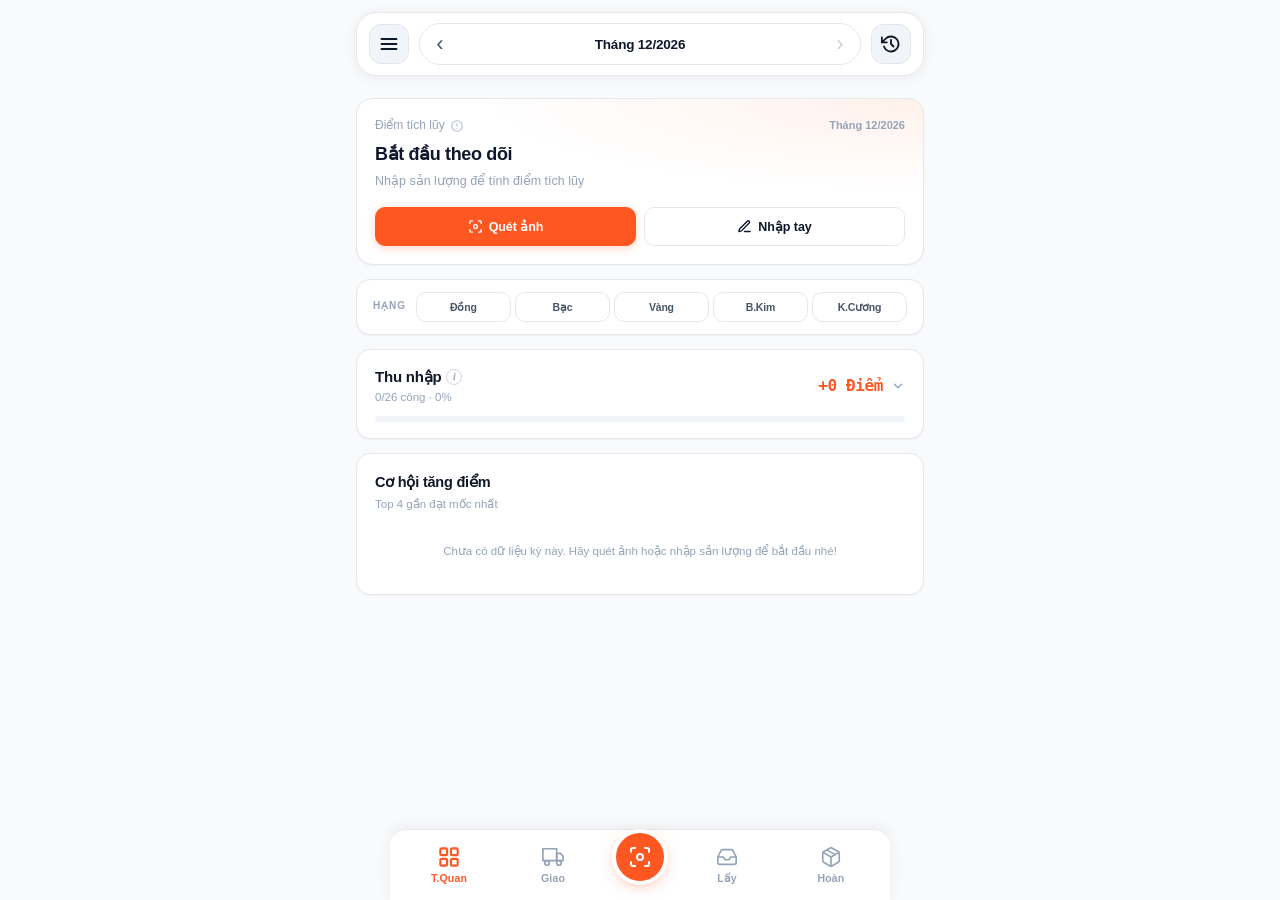
<file: index.html>
<!DOCTYPE html>
<html lang="vi">
<head>
<meta charset="UTF-8">
<meta name="viewport" content="width=device-width, initial-scale=1.0, maximum-scale=5.0, viewport-fit=cover">
<meta name="apple-mobile-web-app-capable" content="yes">
<meta name="apple-mobile-web-app-status-bar-style" content="black-translucent">
<meta name="theme-color" content="#ff5722">
<meta name="spx-app-version" content="v2.10">
<meta name="description" content="Theo dõi sản lượng giao/lấy/hoàn và tính điểm SPX">
<title>Theo Dõi Sản Lượng & Điểm SPX</title>
<link rel="manifest" href="./manifest.json">
<link rel="apple-touch-icon" href="[data-uri]">
<meta name="apple-mobile-web-app-title" content="SPX Tracker">
<script>
  // Áp dụng giao diện trước khi vẽ để tránh chớp trắng
  (function () {
    try {
      var theme = localStorage.getItem('spx_theme') || localStorage.getItem('theme') || 'light';
      document.documentElement.setAttribute('data-theme', theme === 'dark' ? 'dark' : 'light');
    } catch (_) {
      document.documentElement.setAttribute('data-theme', 'light');
    }
  })();
</script>
<link rel="stylesheet" href="./css/style.css">
</head>
<body>

<div class="header-wrapper">
  <div class="header-card">
    <div class="header-row">
      <button class="header-icon-btn" onclick="openMenuModal()" aria-label="Menu">
        <svg viewBox="0 0 24 24" fill="none" stroke="currentColor" stroke-width="2.2" stroke-linecap="round">
          <line x1="3" y1="6" x2="21" y2="6"/>
          <line x1="3" y1="12" x2="21" y2="12"/>
          <line x1="3" y1="18" x2="21" y2="18"/>
        </svg>
      </button>

      <div class="period-cluster">
        <button class="period-arrow-btn" id="periodPrev" onclick="periodPrev()" aria-label="Tháng trước">‹</button>
        <button class="period-label" id="periodLabel" onclick="openPeriodPicker()">Tháng 10/2026</button>
        <button class="period-arrow-btn" id="periodNext" onclick="periodNext()" aria-label="Tháng sau">›</button>
      </div>

      <button class="header-icon-btn" onclick="openHistoryTab()" aria-label="Nhật ký">
        <svg viewBox="0 0 24 24" fill="none" stroke="currentColor" stroke-width="2.2" stroke-linecap="round" stroke-linejoin="round">
          <polyline points="1 4 1 10 7 10"/>
          <path d="M3.51 15a9 9 0 1 0 2.13-9.36L1 10"/>
          <polyline points="12 7 12 12 15 15"/>
        </svg>
      </button>
    </div>
  </div>
  <input type="month" id="monthPickerInput" style="display:none" onchange="jumpToMonth(this.value)">
</div>

<div class="layout-shell">
  <div class="content-area">

    <div id="reminderBanner" class="reminder-banner" style="display:none">
      <div class="reminder-banner-head">
        <span class="reminder-banner-icon" id="reminderIcon">⚠️</span>
        <span class="reminder-banner-title" id="reminderTitle">Chưa quét sản lượng</span>
        <button class="reminder-banner-close" onclick="dismissReminderBanner()" aria-label="Đóng">✕</button>
      </div>
      <div class="reminder-banner-sub" id="reminderSub"></div>
      <div class="reminder-banner-actions">
        <button class="reminder-btn-secondary" id="reminderSecondaryBtn" onclick="openHistoryTab()" style="display:none">Xem chi tiết</button>
        <button class="reminder-btn-primary" onclick="openOcrPicker()">📷 Quét ngay</button>
      </div>
    </div>

    <div class="tab-panel active" id="tab-overview">
      <main class="app-container">

        <section class="hero" id="overviewHero">
          <div class="hero-top">
            <span class="hero-eyebrow">
              Điểm tích lũy
              <button type="button" class="hero-info-btn" onclick="toggleHeroMetrics()" aria-label="Chi tiết">
                <svg viewBox="0 0 24 24" fill="none" stroke="currentColor" stroke-width="2" stroke-linecap="round" stroke-linejoin="round">
                  <circle cx="12" cy="12" r="9"/>
                  <line x1="12" y1="8" x2="12" y2="12"/>
                  <line x1="12" y1="16" x2="12.01" y2="16"/>
                </svg>
              </button>
            </span>
            <span class="hero-context" id="heroContext"></span>
          </div>

          <div class="hero-data" id="heroData">
            <div class="hero-row-main">
              <div class="hero-value hero-value-tappable" id="overallTotalPoints" onclick="toggleHeroMetrics()" role="button" tabindex="0" aria-label="Xem chi tiết">
                0 <span class="hero-value-unit">Điểm</span>
              </div>
            </div>

            <div class="hero-metrics-wrap" id="heroMetricsWrap">
              <div class="hero-metrics" id="heroMetrics">
                <div class="hero-metric">
                  <div class="hero-metric-value" id="heroBase">0</div>
                  <div class="hero-metric-label">Gốc</div>
                </div>
                <div class="hero-metric">
                  <div class="hero-metric-value" id="heroBonus">+0</div>
                  <div class="hero-metric-label">Thưởng</div>
                </div>
                <div class="hero-metric">
                  <div class="hero-metric-value" id="heroIncome">+0</div>
                  <div class="hero-metric-label">Thu nhập</div>
                </div>
              </div>
            </div>

            <div class="hero-tiles" id="heroTiles">
              <div class="hero-tile hero-tile-giao">
                <span class="hero-tile-label">Giao</span>
                <span class="hero-tile-value" id="heroTileDel">0</span>
              </div>
              <div class="hero-tile hero-tile-lay">
                <span class="hero-tile-label">Lấy</span>
                <span class="hero-tile-value" id="heroTilePick">0</span>
              </div>
              <div class="hero-tile hero-tile-hoan">
                <span class="hero-tile-label">Hoàn</span>
                <span class="hero-tile-value" id="heroTileRet">0</span>
              </div>
            </div>
          </div>

          <div class="hero-empty" id="heroEmpty">
            <div class="hero-empty-title">Bắt đầu theo dõi</div>
            <div class="hero-empty-sub">Nhập sản lượng để tính điểm tích lũy</div>
            <div class="hero-empty-cta">
              <button type="button" class="btn-cta-ocr" onclick="openOcrPicker()">
                <svg viewBox="0 0 24 24" fill="none" stroke="currentColor" stroke-width="2.2" stroke-linecap="round" stroke-linejoin="round">
                  <path d="M3 7V5a2 2 0 0 1 2-2h2"/>
                  <path d="M17 3h2a2 2 0 0 1 2 2v2"/>
                  <path d="M21 17v2a2 2 0 0 1-2 2h-2"/>
                  <path d="M7 21H5a2 2 0 0 1-2-2v-2"/>
                  <circle cx="12" cy="12" r="3"/>
                </svg>
                <span>Quét ảnh</span>
              </button>
              <button type="button" class="btn-cta-manual" onclick="openAddModal()">
                <svg viewBox="0 0 24 24" fill="none" stroke="currentColor" stroke-width="2.2" stroke-linecap="round" stroke-linejoin="round">
                  <path d="M12 20h9"/>
                  <path d="M16.5 3.5a2.121 2.121 0 0 1 3 3L7 19l-4 1 1-4L16.5 3.5z"/>
                </svg>
                <span>Nhập tay</span>
              </button>
            </div>
          </div>
        </section>

        <section class="card card-rank">
          <div class="rank-inline-row">
            <span class="rank-inline-label">Hạng</span>
            <div class="rank-pill-group rank-pill-group-inline">
              <button class="rank-pill" data-rank="dong"      onclick="setRankTier('dong', 0.10, this)">Đồng</button>
              <button class="rank-pill" data-rank="bac"       onclick="setRankTier('bac', 0.15, this)">Bạc</button>
              <button class="rank-pill" data-rank="vang"      onclick="setRankTier('vang', 0.20, this)">Vàng</button>
              <button class="rank-pill" data-rank="bach_kim"  onclick="setRankTier('bach_kim', 0.22, this)">B.Kim</button>
              <button class="rank-pill" data-rank="kim_cuong" onclick="setRankTier('kim_cuong', 0.26, this)">K.Cương</button>
            </div>
          </div>
        </section>

        <details class="card income-section" id="incomeDetails">
          <summary class="income-summary">
            <div class="income-summary-row">
              <div class="income-summary-left">
                <span class="income-summary-title">
                  Thu nhập
                  <button class="info-icon" type="button"
                          onclick="event.preventDefault(); event.stopPropagation(); showIncomeInfo()"
                          aria-label="Trợ giúp">i</button>
                </span>
                <span class="income-summary-days" id="incomeDayCount">0/26 công · 0%</span>
              </div>
              <div class="income-summary-right">
                <span class="income-summary-value" id="incomeTotalDisplay">+0 Điểm</span>
                <span class="income-chevron">
                  <svg width="14" height="14" viewBox="0 0 24 24" fill="none" stroke="currentColor" stroke-width="2.4" stroke-linecap="round" stroke-linejoin="round">
                    <polyline points="6 9 12 15 18 9"/>
                  </svg>
                </span>
              </div>
            </div>
            <div class="income-progress">
              <div class="income-progress-fill" id="incomeProgressFill"></div>
            </div>
          </summary>

          <div class="income-content">
            <div class="salary-month-hint" id="salaryMonthHint">📅 Áp dụng cho: Tháng 10/2026</div>

            <div class="income-row income-row-region">
              <span class="income-row-label">Khu vực tính công</span>
              <div class="region-pill-group">
                <button type="button" class="region-pill" data-region="mien" onclick="changeRegion('mien', this)">
                  <span>MIỀN TRUNG</span>
                </button>
                <button type="button" class="region-pill" data-region="hcm_hn" onclick="changeRegion('hcm_hn', this)">
                  <span>TP.HCM · HN</span>
                </button>
              </div>
            </div>
            <div class="income-row">
              <span class="income-row-label">LCB</span>
              <div class="income-row-input">
                <input type="number" inputmode="decimal" step="0.1" id="salaryBaseInput" value="0" min="0" oninput="saveSalaryConfig()" onchange="saveSalaryConfig()">
                <span class="income-unit">Điểm</span>
              </div>
            </div>
            <div class="income-row">
              <span class="income-row-label">KC Bưu cục</span>
              <div class="income-row-input">
                <input type="number" inputmode="decimal" step="0.1" id="manualBuuCucInput" value="0" min="0" oninput="saveManualPoints()" onchange="saveManualPoints()">
                <span class="income-unit">Điểm</span>
              </div>
            </div>
            <div class="income-row">
              <span class="income-row-label">KC Tài xế</span>
              <div class="income-row-input">
                <input type="number" inputmode="decimal" step="0.1" id="manualTaiXeInput" value="0" min="0" oninput="saveManualPoints()" onchange="saveManualPoints()">
                <span class="income-unit">Điểm</span>
              </div>
            </div>

            <div class="taixe-condition-banner" id="taixeConditionBanner" style="display:none">
              <div class="taixe-banner-head">
                <span class="taixe-banner-icon" id="taixeBannerIcon">⚠️</span>
                <span class="taixe-banner-title" id="taixeBannerTitle">Chưa đủ điều kiện cộng Tài xế</span>
              </div>
              <div class="taixe-banner-progress-text" id="taixeProgressText">
                Đơn Giao: 388/1,500
              </div>
              <div class="taixe-banner-progress-bar">
                <div class="taixe-banner-progress-fill" id="taixeProgressFill"></div>
              </div>
              <div class="taixe-banner-sub" id="taixeBannerSub">Còn thiếu 1,112 đơn</div>
            </div>

            <div class="income-summary-box">
              <div class="income-summary-line">
                <span>Lương 1 công</span>
                <span id="incomePerDayText">0 Điểm/công</span>
              </div>
              <div class="income-summary-line total">
                <span>Đã tích lũy</span>
                <b id="incomeTotalDisplayInner">+0 Điểm</b>
              </div>
            </div>
            <button class="btn btn-primary income-save-btn" onclick="forceSaveConfig()">Lưu cấu hình tháng này</button>
          </div>
        </details>

        <section class="card" id="opportunityCard">
          <div class="card-head">
            <div>
              <h2 class="card-title">Cơ hội tăng điểm</h2>
              <p class="card-sub">Top 4 gần đạt mốc nhất</p>
            </div>
          </div>
          <div id="overviewMilestoneList"></div>
          <button type="button" class="view-all-opp-btn" id="viewAllOpportunitiesBtn" onclick="openAllOpportunitiesModal()" style="display:none">
            <span>Xem tất cả</span>
            <svg viewBox="0 0 24 24" fill="none" stroke="currentColor" stroke-width="2.2" stroke-linecap="round" stroke-linejoin="round">
              <polyline points="9 18 15 12 9 6"/>
            </svg>
          </button>
        </section>

      </main>
    </div>
    
    <div class="tab-panel" id="tab-delivery">
      <main class="app-container">
        <section class="hero hero-sm hero-giao">
          <div class="hero-top">
            <span class="hero-eyebrow">Giao</span>
            <span class="hero-pill" id="delTotalOrders">0 đơn</span>
          </div>
          <div class="hero-value" id="delTotalPoints">0 <span class="hero-value-unit">Điểm</span></div>
        </section>

        <section class="tab-empty-state" id="delEmptyState" style="display:none">
          <div class="tab-empty-icon">📦</div>
          <div class="tab-empty-title">Chưa có dữ liệu Giao</div>
          <div class="tab-empty-sub">Quét ảnh hoặc nhập tay để bắt đầu theo dõi</div>
          <div class="tab-empty-cta">
            <button type="button" class="btn-cta-ocr" onclick="openOcrPicker()">
              <svg viewBox="0 0 24 24" fill="none" stroke="currentColor" stroke-width="2.2" stroke-linecap="round" stroke-linejoin="round">
                <path d="M3 7V5a2 2 0 0 1 2-2h2"/>
                <path d="M17 3h2a2 2 0 0 1 2 2v2"/>
                <path d="M21 17v2a2 2 0 0 1-2 2h-2"/>
                <path d="M7 21H5a2 2 0 0 1-2-2v-2"/>
                <circle cx="12" cy="12" r="3"/>
              </svg>
              <span>Quét ảnh</span>
            </button>
            <button type="button" class="btn-cta-manual" onclick="openAddModal()">
              <svg viewBox="0 0 24 24" fill="none" stroke="currentColor" stroke-width="2.2" stroke-linecap="round" stroke-linejoin="round">
                <path d="M12 20h9"/>
                <path d="M16.5 3.5a2.121 2.121 0 0 1 3 3L7 19l-4 1 1-4L16.5 3.5z"/>
              </svg>
              <span>Nhập tay</span>
            </button>
          </div>
        </section>

        <section class="card card-flush" id="delTableCard">
          <div class="card-head-pad">
            <h2 class="card-title">Phân bổ & mục tiêu</h2>
          </div>
          <div class="table-scroll table-clean">
            <table>
              <thead>
                <tr>
                  <th>KG</th>
                  <th>SL</th>
                  <th>Mốc</th>
                  <th>Điểm</th>
                  <th class="th-right">Cần</th>
                  <th class="th-right">Được</th>
                </tr>
              </thead>
              <tbody id="delTableBody"></tbody>
            </table>
          </div>
        </section>
      </main>
    </div>

    <div class="tab-panel" id="tab-pickup">
      <main class="app-container">
        <section class="hero hero-sm hero-lay">
          <div class="hero-top">
            <span class="hero-eyebrow">Lấy</span>
            <span class="hero-pill" id="pickTotalOrders">0 đơn</span>
          </div>
          <div class="hero-value" id="pickTotalPoints">0 <span class="hero-value-unit">Điểm</span></div>
        </section>

        <section class="tab-empty-state" id="pickEmptyState" style="display:none">
          <div class="tab-empty-icon">📥</div>
          <div class="tab-empty-title">Chưa có dữ liệu Lấy</div>
          <div class="tab-empty-sub">Quét ảnh hoặc nhập tay để bắt đầu theo dõi</div>
          <div class="tab-empty-cta">
            <button type="button" class="btn-cta-ocr" onclick="openOcrPicker()">
              <svg viewBox="0 0 24 24" fill="none" stroke="currentColor" stroke-width="2.2" stroke-linecap="round" stroke-linejoin="round">
                <path d="M3 7V5a2 2 0 0 1 2-2h2"/>
                <path d="M17 3h2a2 2 0 0 1 2 2v2"/>
                <path d="M21 17v2a2 2 0 0 1-2 2h-2"/>
                <path d="M7 21H5a2 2 0 0 1-2-2v-2"/>
                <circle cx="12" cy="12" r="3"/>
              </svg>
              <span>Quét ảnh</span>
            </button>
            <button type="button" class="btn-cta-manual" onclick="openAddModal()">
              <svg viewBox="0 0 24 24" fill="none" stroke="currentColor" stroke-width="2.2" stroke-linecap="round" stroke-linejoin="round">
                <path d="M12 20h9"/>
                <path d="M16.5 3.5a2.121 2.121 0 0 1 3 3L7 19l-4 1 1-4L16.5 3.5z"/>
              </svg>
              <span>Nhập tay</span>
            </button>
          </div>
        </section>

        <section class="card card-flush" id="pickTableCard">
          <div class="card-head-pad">
            <h2 class="card-title">Phân bổ & mục tiêu</h2>
          </div>
          <div class="table-scroll table-clean">
            <table>
              <thead>
                <tr>
                  <th>KG</th>
                  <th>SL</th>
                  <th>Mốc</th>
                  <th>Điểm</th>
                  <th class="th-right">Cần</th>
                  <th class="th-right">Được</th>
                </tr>
              </thead>
              <tbody id="pickTableBody"></tbody>
            </table>
          </div>
        </section>
      </main>
    </div>

    <div class="tab-panel" id="tab-return">
      <main class="app-container">
        <section class="hero hero-sm hero-hoan">
          <div class="hero-top">
            <span class="hero-eyebrow">Hoàn</span>
            <span class="hero-pill" id="retTotalOrders">0 đơn</span>
          </div>
          <div class="hero-value" id="retTotalPoints">0 <span class="hero-value-unit">Điểm</span></div>
        </section>

        <section class="tab-empty-state" id="retEmptyState" style="display:none">
          <div class="tab-empty-icon">↩️</div>
          <div class="tab-empty-title">Chưa có dữ liệu Hoàn</div>
          <div class="tab-empty-sub">Quét ảnh hoặc nhập tay để bắt đầu theo dõi</div>
          <div class="tab-empty-cta">
            <button type="button" class="btn-cta-ocr" onclick="openOcrPicker()">
              <svg viewBox="0 0 24 24" fill="none" stroke="currentColor" stroke-width="2.2" stroke-linecap="round" stroke-linejoin="round">
                <path d="M3 7V5a2 2 0 0 1 2-2h2"/>
                <path d="M17 3h2a2 2 0 0 1 2 2v2"/>
                <path d="M21 17v2a2 2 0 0 1-2 2h-2"/>
                <path d="M7 21H5a2 2 0 0 1-2-2v-2"/>
                <circle cx="12" cy="12" r="3"/>
              </svg>
              <span>Quét ảnh</span>
            </button>
            <button type="button" class="btn-cta-manual" onclick="openAddModal()">
              <svg viewBox="0 0 24 24" fill="none" stroke="currentColor" stroke-width="2.2" stroke-linecap="round" stroke-linejoin="round">
                <path d="M12 20h9"/>
                <path d="M16.5 3.5a2.121 2.121 0 0 1 3 3L7 19l-4 1 1-4L16.5 3.5z"/>
              </svg>
              <span>Nhập tay</span>
            </button>
          </div>
        </section>

        <section class="card card-flush" id="retTableCard">
          <div class="card-head-pad">
            <h2 class="card-title">Phân bổ & mục tiêu</h2>
          </div>
          <div class="table-scroll table-clean">
            <table>
              <thead>
                <tr>
                  <th>KG</th>
                  <th>SL</th>
                  <th>Mốc</th>
                  <th>Điểm</th>
                  <th class="th-right">Cần</th>
                  <th class="th-right">Được</th>
                </tr>
              </thead>
              <tbody id="retTableBody"></tbody>
            </table>
          </div>
        </section>
      </main>
    </div>

    <div class="tab-panel" id="tab-history">
      <main class="app-container">
        <section class="card">
          <div class="card-head">
            <div>
              <h2 class="card-title">Nhật ký</h2>
              <p class="card-sub" id="histCountNote">0 bản ghi</p>
            </div>
          </div>
          <div class="filter-bar">
            <button class="filter-btn active" onclick="setHistFilter('all', this)">Tất cả</button>
            <button class="filter-btn" onclick="setHistFilter('delivery', this)">Giao</button>
            <button class="filter-btn" onclick="setHistFilter('pickup', this)">Lấy</button>
            <button class="filter-btn" onclick="setHistFilter('return', this)">Hoàn</button>
            <button class="filter-btn filter-btn-date" id="histFilterDateBtn" onclick="openHistoryDatePicker()">📅 Ngày</button>
          </div>

          <!-- Banner: số ngày trong tháng chưa có bản ghi -->
          <div id="missedDaysBanner" class="missed-days-banner" style="display:none;">
            <!-- Bấm vào vùng text để mở Modal -->
            <div class="missed-days-content" onclick="openMissedDaysModal()" style="cursor: pointer; flex: 1;">
              <span class="missed-days-icon">⚠️</span>
              <span id="missedDaysText" class="missed-days-text">Chưa cập nhật</span>
            </div>
            <!-- Bấm nút này để mở Quét ảnh luôn -->
            <button type="button" class="btn btn-primary" onclick="openOcrPicker()" style="padding: 6px 12px; font-size: 11.5px; white-space: nowrap; border-radius: 8px;">
              📷 Quét ngay
            </button>
          </div>

          <div id="historyEntries"></div>

          <!-- Xóa toàn bộ dữ liệu của tháng đang xem -->
          <button type="button" class="btn-delete-month" id="btnDeleteMonth" onclick="deleteCurrentMonthHistory()">
            🗑️ Xóa dữ liệu tháng này
          </button>
        </section>
      </main>
    </div>

  </div>
</div>

<aside class="bottom-nav">
  <button class="nav-btn active" data-tab="overview" onclick="switchMainTab('overview', this)" aria-label="Tổng quan">
    <svg class="nav-icon" viewBox="0 0 24 24" fill="none" stroke="currentColor" stroke-width="1.8" stroke-linecap="round" stroke-linejoin="round">
      <rect x="3" y="3" width="7" height="7" rx="1.5"/>
      <rect x="14" y="3" width="7" height="7" rx="1.5"/>
      <rect x="3" y="14" width="7" height="7" rx="1.5"/>
      <rect x="14" y="14" width="7" height="7" rx="1.5"/>
    </svg>
    <span class="nav-label">T.Quan</span>
  </button>

  <button class="nav-btn" data-tab="delivery" onclick="switchMainTab('delivery', this)" aria-label="Giao">
    <svg class="nav-icon" viewBox="0 0 24 24" fill="none" stroke="currentColor" stroke-width="1.8" stroke-linecap="round" stroke-linejoin="round">
      <path d="M1 3h15v13H1z"/>
      <path d="M16 8h4l3 3v5h-7V8z"/>
      <circle cx="5.5" cy="18.5" r="2.5"/>
      <circle cx="18.5" cy="18.5" r="2.5"/>
    </svg>
    <span class="nav-label">Giao</span>
  </button>

  <button class="nav-btn-fab" onclick="openOcrPicker()" aria-label="Quét ảnh">
    <span class="fab-icon">
      <svg viewBox="0 0 24 24" fill="none" stroke="currentColor" stroke-width="2" stroke-linecap="round" stroke-linejoin="round">
        <path d="M3 7V5a2 2 0 0 1 2-2h2"/>
        <path d="M17 3h2a2 2 0 0 1 2 2v2"/>
        <path d="M21 17v2a2 2 0 0 1-2 2h-2"/>
        <path d="M7 21H5a2 2 0 0 1-2-2v-2"/>
        <circle cx="12" cy="12" r="3"/>
      </svg>
    </span>
  </button>

  <button class="nav-btn" data-tab="pickup" onclick="switchMainTab('pickup', this)" aria-label="Lấy">
    <svg class="nav-icon" viewBox="0 0 24 24" fill="none" stroke="currentColor" stroke-width="1.8" stroke-linecap="round" stroke-linejoin="round">
      <path d="M22 12h-6l-2 3h-4l-2-3H2"/>
      <path d="M5.45 5.11 2 12v6a2 2 0 0 0 2 2h16a2 2 0 0 0 2-2v-6l-3.45-6.89A2 2 0 0 0 16.76 4H7.24a2 2 0 0 0-1.79 1.11z"/>
    </svg>
    <span class="nav-label">Lấy</span>
  </button>

  <button class="nav-btn" data-tab="return" onclick="switchMainTab('return', this)" aria-label="Hoàn">
    <svg class="nav-icon" viewBox="0 0 24 24" fill="none" stroke="currentColor" stroke-width="1.8" stroke-linecap="round" stroke-linejoin="round">
      <path d="M16.5 9.4 7.5 4.21"/>
      <path d="M21 16V8a2 2 0 0 0-1-1.73l-7-4a2 2 0 0 0-2 0l-7 4A2 2 0 0 0 3 8v8a2 2 0 0 0 1 1.73l7 4a2 2 0 0 0 2 0l7-4A2 2 0 0 0 21 16z"/>
      <polyline points="3.27 6.96 12 12.01 20.73 6.96"/>
      <line x1="12" y1="22.08" x2="12" y2="12"/>
    </svg>
    <span class="nav-label">Hoàn</span>
  </button>
</aside>

<input type="file" id="ocrFileInput" accept="image/*" multiple style="display:none;" onchange="handleOcrImage(event)">
<input type="date" id="historyDatePickerInput" style="display:none" onchange="applyHistoryDateFilter(this.value)">

<div class="modal-shade" id="menuModal" onclick="if(event.target===this)closeMenuModal()">
  <div class="modal-box menu-modal-box" role="dialog" aria-modal="true" aria-label="Menu">
    <div class="modal-box-head">
      <h3>Menu</h3>
      <button class="modal-close-btn" onclick="closeMenuModal()" aria-label="Đóng">
        <svg width="20" height="20" viewBox="0 0 24 24" fill="none" stroke="currentColor" stroke-width="2" stroke-linecap="round">
          <line x1="18" y1="6" x2="6" y2="18"/>
          <line x1="6" y1="6" x2="18" y2="18"/>
        </svg>
      </button>
    </div>
    <div class="modal-body menu-body">

      <div class="menu-section-label">Cài đặt</div>
      <button class="menu-item" onclick="toggleThemeFromMenu()">
        <span class="menu-icon">
          <svg viewBox="0 0 24 24" fill="none" stroke="currentColor" stroke-width="1.8" stroke-linecap="round" stroke-linejoin="round">
            <path d="M21 12.79A9 9 0 1 1 11.21 3 7 7 0 0 0 21 12.79z"/>
          </svg>
        </span>
        <div class="menu-text">
          <div class="menu-title" id="menuThemeTitle">Chế độ tối</div>
          <div class="menu-sub" id="menuThemeSub">Chuyển sang giao diện tối</div>
        </div>
      </button>

      <button class="menu-item" onclick="toggleAutoSaveOCRFromMenu()">
        <span class="menu-icon">
          <svg viewBox="0 0 24 24" fill="none" stroke="currentColor" stroke-width="1.8" stroke-linecap="round" stroke-linejoin="round">
            <path d="M19 21H5a2 2 0 0 1-2-2V5a2 2 0 0 1 2-2h11l5 5v11a2 2 0 0 1-2 2z"/>
            <polyline points="17 21 17 13 7 13 7 21"/>
            <polyline points="7 3 7 8 15 8"/>
          </svg>
        </span>
        <div class="menu-text">
          <div class="menu-title" id="menuAutoSaveTitle">Tự lưu OCR: BẬT</div>
          <div class="menu-sub" id="menuAutoSaveSub">Tự động lưu khi OCR đọc đúng</div>
        </div>
      </button>

      <button class="menu-item" onclick="closeMenuModal();openSettingsModal()">
        <span class="menu-icon">
          <svg viewBox="0 0 24 24" fill="none" stroke="currentColor" stroke-width="1.8" stroke-linecap="round" stroke-linejoin="round">
            <path d="M21 15v4a2 2 0 0 1-2 2H5a2 2 0 0 1-2-2v-4"/>
            <polyline points="7 10 12 15 17 10"/>
            <line x1="12" y1="15" x2="12" y2="3"/>
          </svg>
        </span>
        <div class="menu-text">
          <div class="menu-title">Sao lưu & Đồng bộ Cloud</div>
          <div class="menu-sub">Lưu trữ Gist · File JSON · Dọn trùng</div>
        </div>
      </button>

      <button class="menu-item" onclick="closeMenuModal();checkVersion()">
        <span class="menu-icon">
          <svg viewBox="0 0 24 24" fill="none" stroke="currentColor" stroke-width="1.8" stroke-linecap="round" stroke-linejoin="round">
            <polyline points="23 4 23 10 17 10"/>
            <polyline points="1 20 1 14 7 14"/>
            <path d="M3.51 9a9 9 0 0 1 14.85-3.36L23 10M1 14l4.64 4.36A9 9 0 0 0 20.49 15"/>
          </svg>
        </span>
        <div class="menu-text">
          <div class="menu-title">Kiểm tra cập nhật</div>
          <div class="menu-sub">Tìm bản mới từ server</div>
        </div>
      </button>

      <div class="menu-section-label">Dữ liệu</div>
      <button class="menu-item" onclick="closeMenuModal();openAddModal()">
        <span class="menu-icon">
          <svg viewBox="0 0 24 24" fill="none" stroke="currentColor" stroke-width="1.8" stroke-linecap="round" stroke-linejoin="round">
            <path d="M12 20h9"/>
            <path d="M16.5 3.5a2.121 2.121 0 0 1 3 3L7 19l-4 1 1-4L16.5 3.5z"/>
          </svg>
        </span>
        <div class="menu-text">
          <div class="menu-title">Nhập sản lượng</div>
          <div class="menu-sub">Nhập tay theo 8 dải khối lượng</div>
        </div>
      </button>

      <button class="menu-item" onclick="closeMenuModal();openShareTargetModal()">
        <span class="menu-icon">
          <svg viewBox="0 0 24 24" fill="none" stroke="currentColor" stroke-width="1.8" stroke-linecap="round" stroke-linejoin="round">
            <path d="M4 12v8a2 2 0 0 0 2 2h12a2 2 0 0 0 2-2v-8"/>
            <polyline points="16 6 12 2 8 6"/>
            <line x1="12" y1="2" x2="12" y2="15"/>
          </svg>
        </span>
        <div class="menu-text">
          <div class="menu-title">📤 Chia sẻ ảnh</div>
          <div class="menu-sub">Chia sẻ từ Thư viện ảnh → Tự động quét</div>
        </div>
      </button>

      <div class="menu-section-label">Khác</div>
      <a class="menu-item" href="./guide.html" style="text-decoration:none">
        <span class="menu-icon">
          <svg viewBox="0 0 24 24" fill="none" stroke="currentColor" stroke-width="1.8" stroke-linecap="round" stroke-linejoin="round">
            <path d="M2 3h6a4 4 0 0 1 4 4v14a3 3 0 0 0-3-3H2z"/>
            <path d="M22 3h-6a4 4 0 0 0-4 4v14a3 3 0 0 1 3-3h7z"/>
          </svg>
        </span>
        <div class="menu-text">
          <div class="menu-title">Hướng dẫn sử dụng</div>
          <div class="menu-sub">Mở trang hướng dẫn đầy đủ</div>
        </div>
      </a>

      <button class="menu-item" onclick="closeMenuModal();openCoffeeModal()">
        <span class="menu-icon menu-icon-heart">
          <svg viewBox="0 0 24 24" fill="currentColor">
            <path d="M12 21s-7.5-4.8-10-10c-1.4-3 0-7 4-7 2 0 3.5 1 4 2.5.5-1.5 2-2.5 4-2.5 4 0 5.4 4 4 7-2.5 5.2-10 10-10 10z"/>
          </svg>
        </span>
        <div class="menu-text">
          <div class="menu-title">Ủng hộ tác giả</div>
          <div class="menu-sub">Viettinbank · Cảm ơn bạn!</div>
        </div>
      </button>

    </div>
  </div>
</div>

<div class="modal-shade" id="entryModal">
  <div class="modal-box" role="dialog" aria-modal="true" aria-label="Hộp thoại">
    <div class="modal-box-head">
      <button class="modal-back-btn" id="backToBatchBtn" onclick="backToBatch()" style="display:none">← Quay lại</button>
      <h3 id="modalTitle" style="flex:1;text-align:center;">Nhập sản lượng ngày</h3>
      <button class="modal-close-btn" onclick="closeModal()" aria-label="Đóng">
        <svg width="20" height="20" viewBox="0 0 24 24" fill="none" stroke="currentColor" stroke-width="2" stroke-linecap="round">
          <line x1="18" y1="6" x2="6" y2="18"/>
          <line x1="6" y1="6" x2="18" y2="18"/>
        </svg>
      </button>
    </div>
    <div class="modal-body">
      <input type="hidden" id="editEntryId" value="">
      <input type="hidden" id="editEntryType" value="">
      <div style="margin-bottom:14px;max-width:180px">
        <label class="form-label">Ngày ghi nhận</label>
        <input type="date" id="inputDate" class="input-control">
      </div>
      <div class="modal-tabs" id="modalSubTabGroup">
        <button type="button" class="modal-tab-btn active tab-del" id="subtab-btn-del" onclick="switchModalSubTab('del')">Giao</button>
        <button type="button" class="modal-tab-btn tab-pick" id="subtab-btn-pick" onclick="switchModalSubTab('pick')">Lấy</button>
        <button type="button" class="modal-tab-btn tab-ret" id="subtab-btn-ret" onclick="switchModalSubTab('ret')">Hoàn</button>
      </div>
      <div class="modal-section-card card-del modal-subtab-pane" id="pane-del">
        <div class="weights-horizontal-grid">
          <div class="weight-input-item"><label>&gt;0 - 2 kg</label><input type="number" inputmode="numeric" id="del_inp_0_2" class="input-control auto-clear" value="0" min="0"></div>
          <div class="weight-input-item"><label>&gt;2 - 4 kg</label><input type="number" inputmode="numeric" id="del_inp_2_4" class="input-control auto-clear" value="0" min="0"></div>
          <div class="weight-input-item"><label>&gt;4 - 6 kg</label><input type="number" inputmode="numeric" id="del_inp_4_6" class="input-control auto-clear" value="0" min="0"></div>
          <div class="weight-input-item"><label>&gt;6 - 8 kg</label><input type="number" inputmode="numeric" id="del_inp_6_8" class="input-control auto-clear" value="0" min="0"></div>
          <div class="weight-input-item"><label>&gt;8 - 10 kg</label><input type="number" inputmode="numeric" id="del_inp_8_10" class="input-control auto-clear" value="0" min="0"></div>
          <div class="weight-input-item"><label>&gt;10 - 12 kg</label><input type="number" inputmode="numeric" id="del_inp_10_12" class="input-control auto-clear" value="0" min="0"></div>
          <div class="weight-input-item"><label>&gt;12 - 15 kg</label><input type="number" inputmode="numeric" id="del_inp_12_15" class="input-control auto-clear" value="0" min="0"></div>
          <div class="weight-input-item"><label>&gt;15 kg</label><input type="number" inputmode="numeric" id="del_inp_over_15" class="input-control auto-clear" value="0" min="0"></div>
        </div>
      </div>
      <div class="modal-section-card card-pick modal-subtab-pane" id="pane-pick" style="display:none">
        <div class="weights-horizontal-grid">
          <div class="weight-input-item"><label>&gt;0 - 2 kg</label><input type="number" inputmode="numeric" id="pick_inp_0_2" class="input-control auto-clear" value="0" min="0"></div>
          <div class="weight-input-item"><label>&gt;2 - 4 kg</label><input type="number" inputmode="numeric" id="pick_inp_2_4" class="input-control auto-clear" value="0" min="0"></div>
          <div class="weight-input-item"><label>&gt;4 - 6 kg</label><input type="number" inputmode="numeric" id="pick_inp_4_6" class="input-control auto-clear" value="0" min="0"></div>
          <div class="weight-input-item"><label>&gt;6 - 8 kg</label><input type="number" inputmode="numeric" id="pick_inp_6_8" class="input-control auto-clear" value="0" min="0"></div>
          <div class="weight-input-item"><label>&gt;8 - 10 kg</label><input type="number" inputmode="numeric" id="pick_inp_8_10" class="input-control auto-clear" value="0" min="0"></div>
          <div class="weight-input-item"><label>&gt;10 - 12 kg</label><input type="number" inputmode="numeric" id="pick_inp_10_12" class="input-control auto-clear" value="0" min="0"></div>
          <div class="weight-input-item"><label>&gt;12 - 15 kg</label><input type="number" inputmode="numeric" id="pick_inp_12_15" class="input-control auto-clear" value="0" min="0"></div>
          <div class="weight-input-item"><label>&gt;15 kg</label><input type="number" inputmode="numeric" id="pick_inp_over_15" class="input-control auto-clear" value="0" min="0"></div>
        </div>
      </div>
      <div class="modal-section-card card-ret modal-subtab-pane" id="pane-ret" style="display:none">
        <div class="weights-horizontal-grid">
          <div class="weight-input-item"><label>&gt;0 - 2 kg</label><input type="number" inputmode="numeric" id="ret_inp_0_2" class="input-control auto-clear" value="0" min="0"></div>
          <div class="weight-input-item"><label>&gt;2 - 4 kg</label><input type="number" inputmode="numeric" id="ret_inp_2_4" class="input-control auto-clear" value="0" min="0"></div>
          <div class="weight-input-item"><label>&gt;4 - 6 kg</label><input type="number" inputmode="numeric" id="ret_inp_4_6" class="input-control auto-clear" value="0" min="0"></div>
          <div class="weight-input-item"><label>&gt;6 - 8 kg</label><input type="number" inputmode="numeric" id="ret_inp_6_8" class="input-control auto-clear" value="0" min="0"></div>
          <div class="weight-input-item"><label>&gt;8 - 10 kg</label><input type="number" inputmode="numeric" id="ret_inp_8_10" class="input-control auto-clear" value="0" min="0"></div>
          <div class="weight-input-item"><label>&gt;10 - 12 kg</label><input type="number" inputmode="numeric" id="ret_inp_10_12" class="input-control auto-clear" value="0" min="0"></div>
          <div class="weight-input-item"><label>&gt;12 - 15 kg</label><input type="number" inputmode="numeric" id="ret_inp_12_15" class="input-control auto-clear" value="0" min="0"></div>
          <div class="weight-input-item"><label>&gt;15 kg</label><input type="number" inputmode="numeric" id="ret_inp_over_15" class="input-control auto-clear" value="0" min="0"></div>
        </div>
      </div>
      <div class="ocr-preview-box" id="ocrPreviewBox" style="display:none">
        <div class="ocr-preview-label">
          <span>Ảnh gốc — đối chiếu số</span>
          <span class="ocr-hide-btn" onclick="document.getElementById('ocrPreviewBox').style.display='none'">Ẩn</span>
        </div>
        <img class="ocr-preview-img" id="ocrPreviewImg" alt="Ảnh đã quét" onclick="openOcrLightbox()">
        <div style="text-align:right;margin-top:8px">
          <button type="button" id="ocrDebugToggle" onclick="toggleOcrDebugText()" style="background:transparent;border:1px solid var(--border);color:var(--text-3);font-size:10px;padding:4px 10px;border-radius:6px;cursor:pointer;font-family:inherit;font-weight:600">Xem log</button>
        </div>
        <pre id="ocrDebugText" style="display:none;background:#0d1117;color:#3fb950;font-family:'JetBrains Mono',monospace;font-size:10px;line-height:1.5;padding:10px;margin-top:10px;border-radius:6px;max-height:250px;overflow:auto;white-space:pre-wrap;word-break:break-all;border:1px solid #30363d"></pre>
      </div>
    </div>
    <div class="modal-box-foot">
      <button class="btn" onclick="closeModal()">Hủy</button>
      <button class="btn btn-primary" onclick="saveRecord()">Lưu dữ liệu</button>
    </div>
  </div>
</div>

<div class="modal-shade" id="batchOcrModal">
  <div class="modal-box" role="dialog" aria-modal="true" aria-label="Hộp thoại">
    <div class="modal-box-head">
      <h3>Kết quả quét (<span id="batchCount">0</span>)</h3>
      <button class="modal-close-btn" onclick="closeBatchOcrModal()" aria-label="Đóng">
        <svg width="20" height="20" viewBox="0 0 24 24" fill="none" stroke="currentColor" stroke-width="2" stroke-linecap="round">
          <line x1="18" y1="6" x2="6" y2="18"/>
          <line x1="6" y1="6" x2="18" y2="18"/>
        </svg>
      </button>
    </div>
    <div class="modal-body">

      <div class="batch-summary" id="batchSummary" style="display:none">
        <div class="batch-summary-chip batch-summary-saved" id="batchSummarySaved" style="display:none">
          <span class="batch-summary-icon">✅</span>
          <span class="batch-summary-count" id="batchSummarySavedCount">0</span>
          <span class="batch-summary-label">tự lưu</span>
        </div>
        <div class="batch-summary-chip batch-summary-dup" id="batchSummaryDup" style="display:none">
          <span class="batch-summary-icon">⚠️</span>
          <span class="batch-summary-count" id="batchSummaryDupCount">0</span>
          <span class="batch-summary-label">trùng</span>
        </div>
        <div class="batch-summary-chip batch-summary-need" id="batchSummaryNeed" style="display:none">
          <span class="batch-summary-icon">📝</span>
          <span class="batch-summary-count" id="batchSummaryNeedCount">0</span>
          <span class="batch-summary-label">cần xử lý</span>
        </div>
      </div>

      <div id="batchList"></div>
    </div>
    <div class="modal-box-foot" style="justify-content:space-between;flex-wrap:wrap;gap:6px">
      <button class="btn btn-ocr" onclick="appendBatchFiles()">📷 Quét thêm</button>
      <div style="display:flex;gap:6px;margin-left:auto">
        <button class="btn" onclick="closeBatchOcrModal()">Đóng</button>
        <button class="btn btn-primary" onclick="saveBatchAll()">Lưu tất cả</button>
      </div>
    </div>
  </div>
</div>

<div class="modal-shade" id="settingsModal" onclick="if(event.target===this)closeSettingsModal()">
  <div class="modal-box" role="dialog" aria-modal="true" aria-label="Hộp thoại">
    <div class="modal-box-head">
      <h3>Sao lưu & Quản lý</h3>
      <button class="modal-close-btn" onclick="closeSettingsModal()" aria-label="Đóng">
        <svg width="20" height="20" viewBox="0 0 24 24" fill="none" stroke="currentColor" stroke-width="2" stroke-linecap="round">
          <line x1="18" y1="6" x2="6" y2="18"/>
          <line x1="6" y1="6" x2="18" y2="18"/>
        </svg>
      </button>
    </div>
    <div class="modal-body">

      <div class="settings-section-title">☁️ Đồng bộ Cloud (GitHub Gist)</div>
      <p class="settings-hint">Tự động lưu lên Cloud — reset máy không mất dữ liệu.</p>

      <label class="settings-label">GitHub Token</label>
      <input type="password" id="ghTokenInput" class="input-control" placeholder="ghp_... (dán token mới)" style="font-family:'JetBrains Mono',monospace;font-size:12px">

      <div class="token-status-wrap" id="tokenStatusWrap" style="display:none">
        <span class="token-saved-label" id="tokenSavedLabel">✅ Đã lưu token</span>
        <button type="button" class="token-clear-btn" id="clearTokenBtn" onclick="clearCloudToken()">
          🗑️ Xóa token
        </button>
      </div>

      <label class="settings-label" style="margin-top:12px">Gist ID (Mã Cloud)</label>
      <input type="text" id="gistIdInput" class="input-control" placeholder="Tự động sau lần backup đầu" style="font-family:'JetBrains Mono',monospace;font-size:12px">

      <label class="settings-checkbox">
        <input type="checkbox" id="autoBackupToggle" style="width:auto;margin:0">
        <span>Tự động backup sau mỗi thay đổi</span>
      </label>

      <div class="settings-row">
        <button class="btn" onclick="testCloudConnection()" style="flex:1">🔌 Kiểm tra</button>
        <button class="btn btn-primary" onclick="pushToCloud()" style="flex:1">☁️ Backup</button>
      </div>
      <div style="margin-top:8px">
        <button class="btn" onclick="pullFromCloud()" style="width:100%">⬇️ Khôi phục từ Cloud</button>
      </div>

      <div class="cloud-status idle" id="cloudStatus">Chưa cấu hình</div>

      <hr class="settings-hr">

      <div class="settings-section-title">📁 Sao lưu cục bộ</div>
      <p class="settings-hint">Export/Import dữ liệu dạng file JSON.</p>

      <div class="settings-row">
        <button class="btn" id="copyJsonBtn" onclick="copyDataJson()" style="flex:1">📋 Chép</button>
        <button class="btn" onclick="openPasteJsonModal()" style="flex:1">📝 Dán</button>
      </div>
      <div class="settings-row" style="margin-top:8px">
        <button class="btn" onclick="exportData()" style="flex:1">💾 Lưu file</button>
        <button class="btn" onclick="document.getElementById('importFileInput').click()" style="flex:1">📥 Nạp file</button>
        <input type="file" id="importFileInput" accept=".json" style="display:none;" onchange="importData(event)">
      </div>
      <div style="margin-top:8px">
        <button class="btn" onclick="restoreFromVault()" style="width:100%">🔄 Phục hồi tự động</button>
      </div>

      <hr class="settings-hr">

      <div class="settings-section-title">🧹 Công cụ</div>
      <p class="settings-hint">Tìm và xóa các bản ghi trùng lặp (cùng ngày + cùng số liệu).</p>
      <button class="btn" onclick="cleanupDuplicates()" style="width:100%;background:var(--warning-bg);border-color:var(--warning-bd);color:var(--warning);font-weight:600">
        Dọn bản ghi trùng lặp
      </button>

      <div style="margin-top:10px">
        <div class="settings-section-title" style="font-size:12px;margin-bottom:4px">📷 Dữ liệu quét ảnh tạm</div>
        <p class="settings-hint" id="ocrCacheStats" style="margin-bottom:8px;font-family:'JetBrains Mono',monospace;font-size:11px">Đang đọc...</p>
        <button class="btn" onclick="clearOcrCacheFromSettings()" style="width:100%;background:var(--warning-bg);border-color:var(--warning-bd);color:var(--warning);font-weight:600">
          🗑️ Xóa cache quét ảnh
        </button>
      </div>

      <hr class="settings-hr">

      <div class="settings-section-title" style="color:var(--danger)">⚠️ Vùng nguy hiểm</div>
      <p class="settings-hint">Xóa toàn bộ dữ liệu sản lượng đã nhập. <b style="color:var(--danger)">Không thể khôi phục!</b></p>
      <button class="btn" onclick="clearAllHistory()" style="width:100%;background:var(--danger-bg);border-color:var(--danger-bd);color:var(--danger);font-weight:600">
        Xóa toàn bộ nhật ký
      </button>

      <hr class="settings-hr">

      <div class="settings-section-title">📖 Hướng dẫn lấy Token</div>
      <ol class="settings-guide">
        <li>Vào <b>github.com/settings/tokens</b></li>
        <li>Bấm <b>Generate new token (classic)</b></li>
        <li>Note: <code>spx-backup</code> · Expiration: <code>90 days (khuyến nghị)</code></li>
        <li>Chỉ cấp quyền <code>gist</code>; nên đặt hạn dùng 90 ngày, không chọn token vô thời hạn.</li>
        <li>Copy token → paste vào ô trên</li>
      </ol>
    </div>
    <div class="modal-box-foot">
      <button class="btn btn-primary" onclick="closeSettingsModal()" style="width:100%">Đóng</button>
    </div>
  </div>
</div>

<div class="modal-shade" id="pasteJsonModal" onclick="if(event.target===this)closePasteJsonModal()">
  <div class="modal-box coffee-modal-box" role="dialog" aria-modal="true" aria-label="Hộp thoại">
    <div class="modal-box-head">
      <h3>Dán chuỗi JSON</h3>
      <button class="modal-close-btn" onclick="closePasteJsonModal()" aria-label="Đóng">
        <svg width="20" height="20" viewBox="0 0 24 24" fill="none" stroke="currentColor" stroke-width="2" stroke-linecap="round">
          <line x1="18" y1="6" x2="6" y2="18"/>
          <line x1="6" y1="6" x2="18" y2="18"/>
        </svg>
      </button>
    </div>
    <div class="modal-body">
      <p style="font-size:12px;color:var(--text-2);margin-bottom:10px">Dán mã JSON đã sao chép:</p>
      <textarea id="jsonPasteInput" rows="8" class="input-control" style="font-family:'JetBrains Mono',monospace;font-size:11px;resize:vertical" placeholder='{"delivery":[...], "pickup":[...], "return":[...]}'></textarea>
    </div>
    <div class="modal-box-foot">
      <button class="btn" onclick="closePasteJsonModal()">Hủy</button>
      <button class="btn btn-primary" onclick="confirmImportJsonString()">Khôi phục</button>
    </div>
  </div>
</div>

<div class="modal-shade" id="coffeeModal" onclick="if(event.target===this)closeCoffeeModal()">
  <div class="modal-box coffee-modal-box" role="dialog" aria-modal="true" aria-label="Hộp thoại">
    <div class="modal-box-head">
      <h3>Ủng hộ tác giả</h3>
      <button class="modal-close-btn" onclick="closeCoffeeModal()" aria-label="Đóng">
        <svg width="20" height="20" viewBox="0 0 24 24" fill="none" stroke="currentColor" stroke-width="2" stroke-linecap="round">
          <line x1="18" y1="6" x2="6" y2="18"/>
          <line x1="6" y1="6" x2="18" y2="18"/>
        </svg>
      </button>
    </div>
    <div class="modal-body">
      <div class="donate-heart">❤️</div>
      <p class="donate-text">
        Nếu app này giúp ích cho công việc của bạn,<br>
        hãy ủng hộ tác giả một chút nhé!
      </p>

      <div class="bank-card">
        <div class="bank-label">VIETTINBANK</div>
        <div class="bank-stk" id="bankSTK">106879606835</div>
        <div class="bank-name">Chủ TK: LINH</div>
        <button class="btn btn-primary" id="copyBankBtn" onclick="copyBankNumber()" style="width:100%;margin-top:16px;font-weight:600;padding:12px">
          📋 Sao chép số tài khoản
        </button>
      </div>
    </div>
    <div class="modal-box-foot">
      <button class="btn" onclick="closeCoffeeModal()" style="width:100%">Đóng</button>
    </div>
  </div>
</div>

<div class="modal-shade" id="shareTargetModal" onclick="if(event.target===this)closeShareTargetModal()">
  <div class="modal-box" role="dialog" aria-modal="true" aria-label="Hộp thoại">
    <div class="modal-box-head">
      <h3>📤 Chia sẻ ảnh vào app</h3>
      <button class="modal-close-btn" onclick="closeShareTargetModal()" aria-label="Đóng">
        <svg width="20" height="20" viewBox="0 0 24 24" fill="none" stroke="currentColor" stroke-width="2" stroke-linecap="round">
          <line x1="18" y1="6" x2="6" y2="18"/>
          <line x1="6" y1="6" x2="18" y2="18"/>
        </svg>
      </button>
    </div>
    <div class="modal-body">

      <div class="share-status-box" id="shareStatusBox">
        <span class="share-status-icon" id="shareStatusIcon">⏳</span>
        <div class="share-status-text">
          <div class="share-status-title" id="shareStatusTitle">Đang kiểm tra...</div>
          <div class="share-status-sub" id="shareStatusSub"></div>
        </div>
      </div>

      <div class="share-intro">
        Sau khi cài app, bạn có thể <b>chia sẻ ảnh chụp màn hình SPX</b> trực tiếp từ Thư viện ảnh vào app — Quét ảnh sẽ tự chạy, không cần mở app rồi chọn ảnh lại.
      </div>

      <div class="share-steps">
        <div class="share-step">
          <div class="share-step-num">1</div>
          <div class="share-step-text">Cài app vào màn hình chính <span class="share-step-hint">(Chrome → ⋮ → "Thêm vào màn hình chính")</span></div>
        </div>
        <div class="share-step">
          <div class="share-step-num">2</div>
          <div class="share-step-text">Mở app <b>SPX</b> → chụp màn hình báo cáo sản lượng ngày hôm trước</div>
        </div>
        <div class="share-step">
          <div class="share-step-num">3</div>
          <div class="share-step-text">Mở <b>Thư viện ảnh / Ảnh</b> → chọn ảnh vừa chụp</div>
        </div>
        <div class="share-step">
          <div class="share-step-num">4</div>
          <div class="share-step-text">Bấm <b>Chia sẻ</b> → chọn <b>SPX Tracker</b> trong danh sách</div>
        </div>
        <div class="share-step">
          <div class="share-step-num">5</div>
          <div class="share-step-text">App tự mở + tự quét ngay 🎉 <span class="share-step-hint">Không cần chọn ảnh lại</span></div>
        </div>
      </div>

      <div class="share-note">
        <div class="share-note-title">💡 Lưu ý tương thích</div>
        <div class="share-note-row"><span class="share-note-badge ok">OK</span> Android Chrome — hỗ trợ đầy đủ, chia sẻ nhiều ảnh cùng lúc</div>
        <div class="share-note-row"><span class="share-note-badge warn">LIMIT</span> iOS Safari 17+ — hỗ trợ <b>hạn chế</b>, chỉ 1 ảnh/lần</div>
        <div class="share-note-row"><span class="share-note-badge warn">N/A</span> Desktop — chưa hỗ trợ chia sẻ ảnh</div>
        <div class="share-note-row"><span class="share-note-badge req">PWA</span> Chỉ hoạt động khi app đã <b>cài</b> vào màn hình chính</div>
      </div>

    </div>
    <div class="modal-box-foot">
      <button class="btn btn-primary" onclick="closeShareTargetModal()" style="width:100%">Đã hiểu</button>
    </div>
  </div>
</div>

<div class="modal-shade" id="allOpportunitiesModal" onclick="if(event.target===this)closeAllOpportunitiesModal()">
  <div class="modal-box" role="dialog" aria-modal="true" aria-label="Hộp thoại">
    <div class="modal-box-head">
      <h3>Cơ hội tăng điểm</h3>
      <button class="modal-close-btn" onclick="closeAllOpportunitiesModal()" aria-label="Đóng">
        <svg width="20" height="20" viewBox="0 0 24 24" fill="none" stroke="currentColor" stroke-width="2" stroke-linecap="round">
          <line x1="18" y1="6" x2="6" y2="18"/>
          <line x1="6" y1="6" x2="18" y2="18"/>
        </svg>
      </button>
    </div>
    <div class="modal-body">
      <div class="filter-bar" style="margin-bottom:14px">
        <button type="button" class="filter-btn active" onclick="setAllOppFilter('del', this)">Giao</button>
        <button type="button" class="filter-btn" onclick="setAllOppFilter('pick', this)">Lấy</button>
        <button type="button" class="filter-btn" onclick="setAllOppFilter('ret', this)">Hoàn</button>
      </div>
      <div id="allOpportunitiesList"></div>
    </div>
    <div class="modal-box-foot">
      <button class="btn btn-primary" onclick="closeAllOpportunitiesModal()" style="width:100%">Đóng</button>
    </div>
  </div>
</div>

<!-- Modal Danh sách ngày chưa cập nhật -->
<div class="modal-shade" id="missedDaysModal" onclick="if(event.target===this)closeMissedDaysModal()">
  <div class="modal-box" role="dialog" aria-modal="true" aria-label="Ngày chưa cập nhật">
    <div class="modal-box-head">
      <h3>Các ngày chưa cập nhật</h3>
      <button class="modal-close-btn" onclick="closeMissedDaysModal()" aria-label="Đóng">
        <svg width="20" height="20" viewBox="0 0 24 24" fill="none" stroke="currentColor" stroke-width="2" stroke-linecap="round">
          <line x1="18" y1="6" x2="6" y2="18"/>
          <line x1="6" y1="6" x2="18" y2="18"/>
        </svg>
      </button>
    </div>
    <div class="modal-body">
      <p style="font-size: 12px; color: var(--text-2); margin-bottom: 14px;">Chọn ngày để quét ảnh hoặc nhập tay bù số liệu.</p>
      <div class="missed-dates-list" id="missedDatesList">
        <!-- Render bằng JS -->
      </div>
    </div>
  </div>
</div>

<div id="ocrLoadingOverlay">
  <div class="spinner"></div>
  <div class="ocr-title" id="ocrStatusTitle">Đang quét ảnh...</div>
  <div class="ocr-desc" id="ocrStatusDesc">Vui lòng chờ trong giây lát</div>
  <div class="ocr-progress-wrap">
    <div class="ocr-progress-bar">
      <div class="ocr-progress-fill" id="ocrProgressFill"></div>
    </div>
    <div class="ocr-progress-text" id="ocrProgressText">0%</div>
  </div>
</div>

<div id="ocrLightbox" onclick="closeOcrLightbox()">
  <button class="close-lb" onclick="closeOcrLightbox()" aria-label="Đóng">✕</button>
  <img id="ocrLightboxImg" alt="Ảnh phóng to">
</div>

<div id="appToast" class="app-toast"></div>

<!-- Toast "Hoàn tác" sau khi xóa (js/undo.js) -->
<div id="undoToast" class="undo-toast" role="status" aria-live="polite">
  <span id="undoToastMsg" class="undo-toast-msg"></span>
  <button type="button" class="undo-toast-btn" onclick="undoLastDelete()">Hoàn tác</button>
  <span id="undoToastBar" class="undo-toast-bar" aria-hidden="true"></span>
</div>

<div id="updateBanner" class="update-banner">
  <span class="update-banner-icon">🎉</span>
  <span id="updateBannerMsg" class="update-banner-msg">Có bản mới!</span>
  <button class="update-banner-btn" onclick="applyUpdate()">Cập nhật</button>
</div>

<div class="modal-shade dialog-shade" id="dialogModal">
  <div class="dialog-box">
    <div class="dialog-icon-wrap">
      <span class="dialog-icon" id="dialogIcon">ℹ️</span>
    </div>
    <h3 class="dialog-title" id="dialogTitle">Thông báo</h3>
    <div class="dialog-message" id="dialogMessage"></div>
    <div class="dialog-actions">
      <button class="dialog-btn dialog-btn-cancel" id="dialogCancelBtn" onclick="dialogCancel()">Hủy</button>
      <button class="btn btn-primary dialog-btn-ok" id="dialogOkBtn" onclick="dialogOk()">OK</button>
    </div>
  </div>
</div>

<script type="module" src="./js/main.js"></script>
</body>
  </html>
</file>
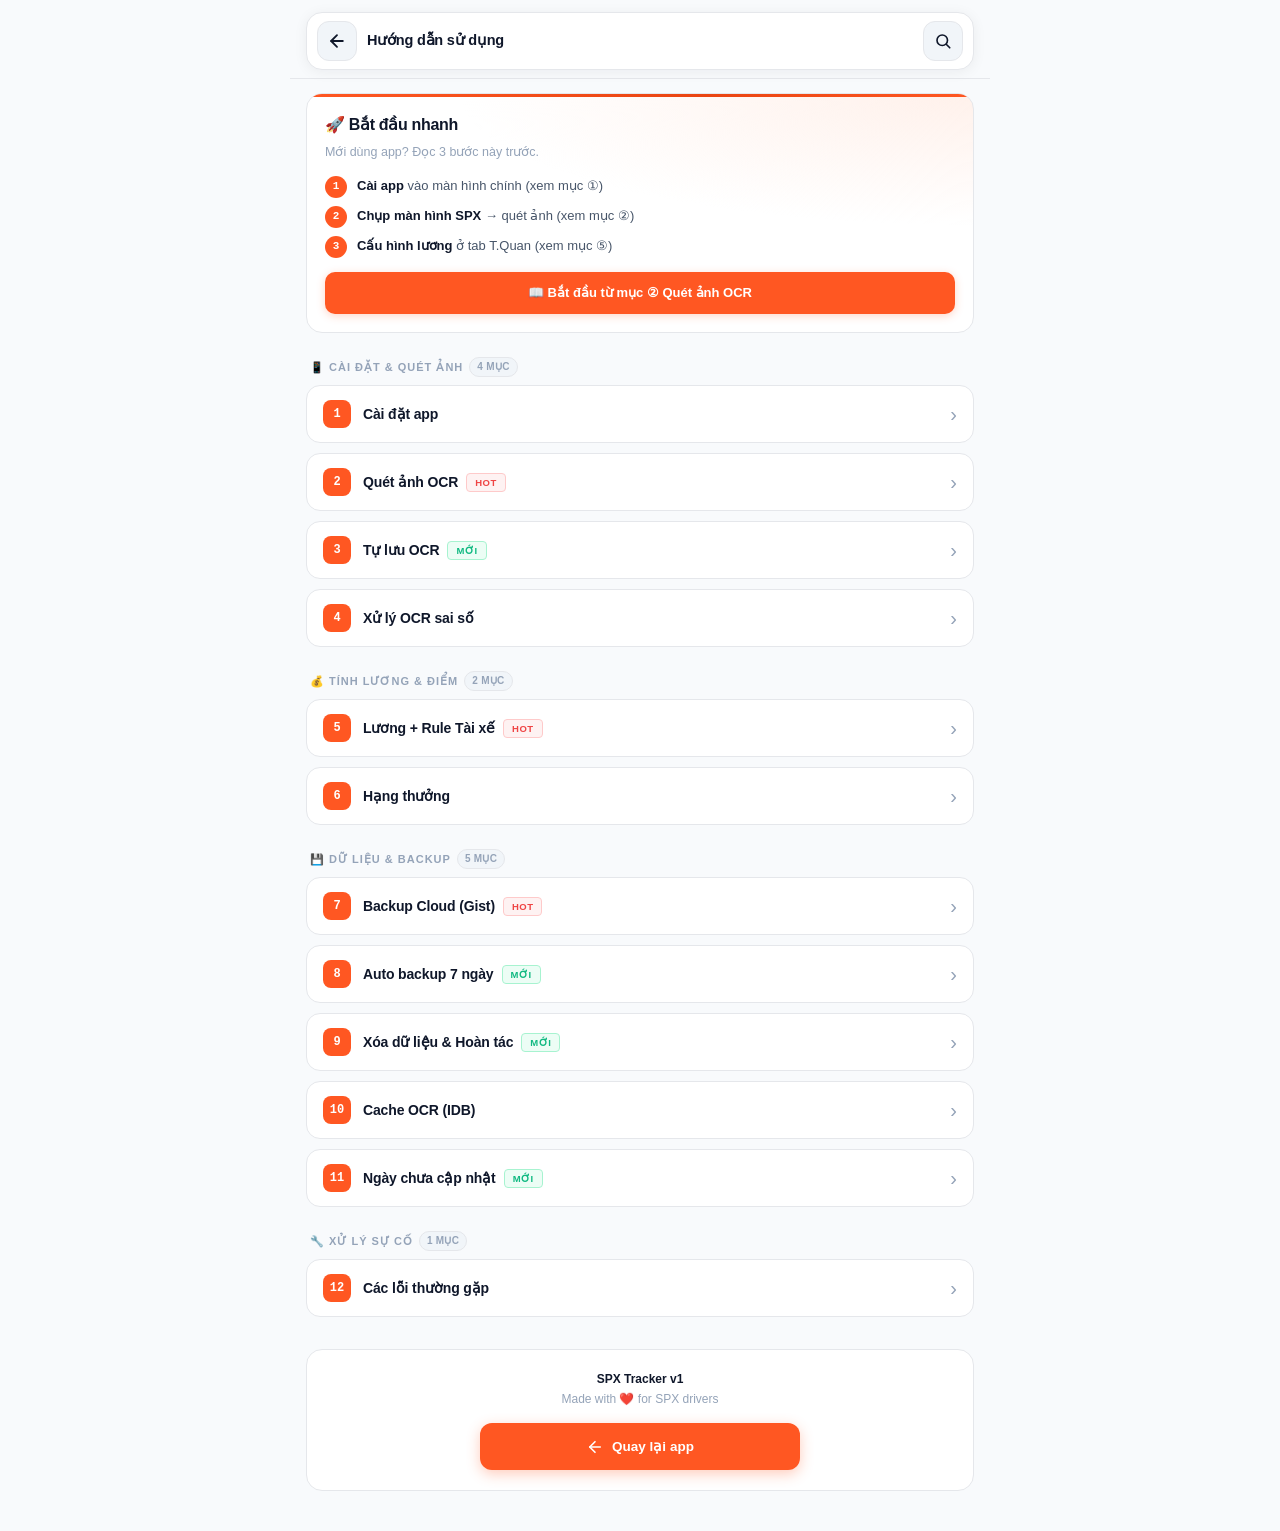
<file: guide.html>
<!DOCTYPE html>
<html lang="vi">
<head>
<meta charset="UTF-8">
<meta name="viewport" content="width=device-width, initial-scale=1.0, maximum-scale=1.0, user-scalable=no, viewport-fit=cover">
<meta name="apple-mobile-web-app-capable" content="yes">
<meta name="theme-color" content="#f8fafc">
<title>Hướng dẫn — SPX Tracker</title>
<style>
:root {
  --bg: #f8fafc; --surface: #ffffff; --surface-2: #f1f5f9; --border: #e5e7eb;
  --text-1: #0f172a; --text-2: #475569; --text-3: #94a3b8;
  --accent: #ff5722; --accent-soft: #fff1eb; --accent-border: #ffd5c2;
  --success: #059669; --success-bg: #ecfdf5; --success-bd: #a7f3d0;
  --warning: #d97706; --warning-bg: #fffbeb; --warning-bd: #fde68a;
  --danger: #dc2626; --danger-bg: #fef2f2; --danger-bd: #fecaca;
  --info: #2563eb; --info-bg: #eff6ff; --info-bd: #bfdbfe;
  --new: #10b981; --new-bg: #ecfdf5; --new-bd: #a7f3d0;
  --hot: #ef4444; --hot-bg: #fef2f2; --hot-bd: #fecaca;
}
[data-theme="dark"] {
  --bg: #0d1117; --surface: #161b22; --surface-2: #21262d; --border: #30363d;
  --text-1: #e6edf3; --text-2: #adbac7; --text-3: #768390;
  --accent: #ff6e40; --accent-soft: rgba(255,110,64,0.12); --accent-border: rgba(255,110,64,0.3);
  --success: #3fb950; --success-bg: rgba(63,185,80,0.12); --success-bd: rgba(63,185,80,0.3);
  --warning: #d29922; --warning-bg: rgba(210,153,34,0.12); --warning-bd: rgba(210,153,34,0.3);
  --danger: #f85149; --danger-bg: rgba(248,81,73,0.12); --danger-bd: rgba(248,81,73,0.3);
  --info: #58a6ff; --info-bg: rgba(88,166,255,0.12); --info-bd: rgba(88,166,255,0.3);
  --new: #3fb950; --new-bg: rgba(63,185,80,0.12); --new-bd: rgba(63,185,80,0.3);
  --hot: #f85149; --hot-bg: rgba(248,81,73,0.12); --hot-bd: rgba(248,81,73,0.3);
}
* { box-sizing: border-box; margin: 0; padding: 0; -webkit-tap-highlight-color: transparent; }
html { scroll-behavior: smooth; }
body {
  background: var(--bg); color: var(--text-1);
  font-family: -apple-system, BlinkMacSystemFont, "Segoe UI", Roboto, sans-serif;
  font-size: 14px; line-height: 1.6; -webkit-font-smoothing: antialiased;
  padding-bottom: 40px;
}

/* ============ HEADER ============ */
.g-header {
  position: sticky; top: 0; z-index: 50; background: var(--bg);
  padding: 12px 16px 8px; padding-top: calc(12px + env(safe-area-inset-top, 0px));
  max-width: 700px; margin: 0 auto; border-bottom: 1px solid var(--border);
}
.g-header-inner {
  background: var(--surface); border: 1px solid var(--border); border-radius: 16px;
  padding: 8px 10px; display: flex; align-items: center; gap: 10px;
  box-shadow: 0 2px 14px rgba(15,23,42,0.06);
}
[data-theme="dark"] .g-header-inner { box-shadow: 0 2px 14px rgba(0,0,0,0.35); }
.g-back-btn {
  width: 40px; height: 40px; flex-shrink: 0; display: inline-flex;
  align-items: center; justify-content: center; background: var(--surface-2);
  border: 1px solid var(--border); border-radius: 12px; cursor: pointer;
  color: var(--text-1); text-decoration: none; transition: all 0.15s;
}
.g-back-btn:active { transform: scale(0.94); }
.g-back-btn svg { width: 20px; height: 20px; }
.g-title { flex: 1; font-size: 14.5px; font-weight: 700; letter-spacing: -0.015em; }
.g-search-toggle {
  width: 40px; height: 40px; flex-shrink: 0; display: inline-flex;
  align-items: center; justify-content: center; background: var(--surface-2);
  border: 1px solid var(--border); border-radius: 12px; cursor: pointer;
  color: var(--text-1); transition: all 0.15s;
}
.g-search-toggle:active { transform: scale(0.94); }
.g-search-toggle.active { background: var(--accent); border-color: var(--accent); color: #fff; }
.g-search-toggle svg { width: 18px; height: 18px; }

/* ============ SEARCH BAR ============ */
.g-search-wrap {
  max-width: 700px; margin: 0 auto;
  max-height: 0; overflow: hidden;
  transition: max-height 0.25s ease-out, padding 0.25s ease-out, opacity 0.2s;
  opacity: 0;
  padding: 0 16px;
}
.g-search-wrap.active {
  max-height: 80px; opacity: 1; padding: 12px 16px 4px;
}
.g-search-inner {
  background: var(--surface); border: 1px solid var(--border); border-radius: 12px;
  padding: 10px 14px; display: flex; align-items: center; gap: 10px;
}
.g-search-inner svg { width: 16px; height: 16px; color: var(--text-3); flex-shrink: 0; }
.g-search-input {
  flex: 1; border: none; background: transparent; outline: none;
  color: var(--text-1); font-size: 14px; font-family: inherit;
}
.g-search-input::placeholder { color: var(--text-3); }
.g-search-clear {
  width: 22px; height: 22px; border: none; background: var(--surface-2);
  border-radius: 50%; cursor: pointer; color: var(--text-3); font-size: 14px;
  display: none; align-items: center; justify-content: center; padding: 0;
  font-family: inherit; line-height: 1;
}
.g-search-clear.show { display: inline-flex; }

/* ============ SHELL ============ */
.g-shell { max-width: 700px; margin: 0 auto; padding: 0 16px; }

/* ============ HERO QUICK START ============ */
.g-quick {
  background: var(--surface); border: 1px solid var(--border); border-radius: 16px;
  padding: 18px; margin-top: 14px; position: relative; overflow: hidden;
  background-image: radial-gradient(140% 100% at 100% 0%, var(--accent-soft) 0%, transparent 55%);
}
.g-quick::before {
  content: ''; position: absolute; top: 0; left: 0; right: 0; height: 3px;
  background: linear-gradient(90deg, var(--accent) 0%, #ea4512 60%, var(--accent) 100%);
}
.g-quick-title {
  font-size: 16px; font-weight: 800; letter-spacing: -0.02em;
  display: flex; align-items: center; gap: 8px; margin-bottom: 4px;
}
.g-quick-sub { font-size: 12.5px; color: var(--text-3); font-weight: 500; margin-bottom: 14px; }
.g-quick-steps { display: flex; flex-direction: column; gap: 8px; margin-bottom: 14px; }
.g-quick-step {
  display: flex; align-items: flex-start; gap: 10px;
  font-size: 13px; color: var(--text-2); line-height: 1.5;
}
.g-quick-num {
  width: 22px; height: 22px; flex-shrink: 0; display: inline-flex;
  align-items: center; justify-content: center; background: var(--accent); color: #fff;
  font-family: ui-monospace, SFMono-Regular, Menlo, Consolas, monospace; font-weight: 800; font-size: 11px;
  border-radius: 50%; line-height: 1;
}
.g-quick-step b { color: var(--text-1); font-weight: 700; }
.g-quick-cta {
  display: inline-flex; align-items: center; justify-content: center; gap: 6px;
  width: 100%; padding: 11px 16px; background: var(--accent); color: #fff;
  border: none; border-radius: 10px; font-size: 13px; font-weight: 700;
  font-family: inherit; cursor: pointer; text-decoration: none;
  box-shadow: 0 2px 8px rgba(255,87,34,0.25);
  transition: all 0.15s;
}
.g-quick-cta:active { transform: scale(0.97); }

/* ============ GROUPS ============ */
.g-group { margin-top: 24px; }
.g-group-head {
  font-size: 11px; font-weight: 800; text-transform: uppercase;
  letter-spacing: 1px; color: var(--text-3);
  padding: 0 4px 8px; display: flex; align-items: center; gap: 6px;
}
.g-group-head span.count {
  font-size: 10px; font-weight: 700; color: var(--text-3);
  background: var(--surface-2); border: 1px solid var(--border);
  padding: 1px 7px; border-radius: 999px; letter-spacing: 0.3px;
}

/* ============ ACCORDION SECTION ============ */
.g-acc {
  background: var(--surface); border: 1px solid var(--border);
  border-radius: 14px; margin-bottom: 10px;
  overflow: hidden; transition: border-color 0.2s, box-shadow 0.2s;
}
.g-acc.open {
  border-color: var(--accent-border);
  box-shadow: 0 4px 14px rgba(255,87,34,0.08);
}
.g-acc-head {
  width: 100%; padding: 14px 16px; border: none; background: transparent;
  cursor: pointer; font-family: inherit; text-align: left;
  display: flex; align-items: center; gap: 12px;
  transition: background 0.15s;
}
.g-acc-head:active { background: var(--surface-2); }
.g-acc-num {
  width: 28px; height: 28px; flex-shrink: 0; display: inline-flex;
  align-items: center; justify-content: center;
  background: var(--accent); color: #fff;
  font-family: ui-monospace, SFMono-Regular, Menlo, Consolas, monospace; font-weight: 800; font-size: 12px;
  border-radius: 8px;
}
.g-acc-title {
  flex: 1; min-width: 0; font-size: 14px; font-weight: 700;
  color: var(--text-1); letter-spacing: -0.01em;
  display: flex; align-items: center; gap: 8px; flex-wrap: wrap;
}
.g-acc-arrow {
  font-size: 20px; line-height: 1; color: var(--text-3);
  transition: transform 0.25s ease-out, color 0.2s;
  flex-shrink: 0;
}
.g-acc.open .g-acc-arrow { transform: rotate(90deg); color: var(--accent); }
.g-acc-body {
  max-height: 0; overflow: hidden;
  transition: max-height 0.3s ease-out;
}
.g-acc.open .g-acc-body { max-height: 5000px; }
.g-acc-content {
  padding: 0 16px 18px;
  border-top: 1px solid var(--border);
  padding-top: 14px;
}

/* ============ BADGES ============ */
.g-badge-new,
.g-badge-hot {
  display: inline-block; font-size: 9.5px; font-weight: 800;
  padding: 2px 8px; border-radius: 4px; border: 1px solid;
  letter-spacing: 0.5px; text-transform: uppercase;
  line-height: 1.4;
}
.g-badge-new { color: var(--new); background: var(--new-bg); border-color: var(--new-bd); }
.g-badge-hot { color: var(--hot); background: var(--hot-bg); border-color: var(--hot-bd); }

/* ============ CONTENT IN SECTION ============ */
.g-h3 {
  font-size: 13px; font-weight: 700; margin: 16px 0 8px;
  letter-spacing: -0.01em; color: var(--text-1);
  display: flex; align-items: center; gap: 6px;
}
.g-h3:first-child { margin-top: 0; }
.g-p { font-size: 13px; color: var(--text-2); line-height: 1.65; margin-bottom: 10px; }
.g-p:last-child { margin-bottom: 0; }
.g-p b { color: var(--text-1); font-weight: 700; }
.g-p code {
  font-family: ui-monospace, SFMono-Regular, Menlo, Consolas, monospace; font-size: 11.5px;
  background: var(--surface-2); border: 1px solid var(--border);
  padding: 1px 6px; border-radius: 4px; color: var(--accent); font-weight: 600;
  word-break: break-all;
}
.g-list { list-style: none; padding: 0; margin: 0 0 10px; display: flex; flex-direction: column; gap: 6px; }
.g-list li { position: relative; padding-left: 24px; font-size: 13px; color: var(--text-2); line-height: 1.55; }
.g-list li::before {
  content: ''; position: absolute; left: 8px; top: 8px;
  width: 6px; height: 6px; border-radius: 50%; background: var(--accent);
}
.g-list li b { color: var(--text-1); font-weight: 700; }
.g-olist { padding-left: 22px; margin: 0 0 10px; font-size: 13px; color: var(--text-2); line-height: 1.7; }
.g-olist li { margin-bottom: 6px; padding-left: 4px; }
.g-olist li b { color: var(--text-1); font-weight: 700; }

.g-card {
  background: var(--surface-2); border: 1px solid var(--border);
  border-radius: 12px; padding: 12px 14px; margin: 10px 0;
}
.g-card-title { font-size: 12.5px; font-weight: 700; margin-bottom: 6px; color: var(--text-1); }
.g-card p { font-size: 12px; color: var(--text-2); line-height: 1.55; margin: 0; }
.g-card p + p { margin-top: 6px; }
.g-card b { color: var(--text-1); font-weight: 700; }

.g-table {
  width: 100%; border-collapse: collapse; font-size: 12.5px; margin: 10px 0;
  background: var(--surface); border-radius: 10px; overflow: hidden;
  border: 1px solid var(--border);
}
.g-table th {
  background: var(--surface-2); text-align: left; padding: 10px 12px;
  font-size: 10.5px; font-weight: 700; text-transform: uppercase;
  letter-spacing: 0.6px; color: var(--text-3); border-bottom: 1px solid var(--border);
}
.g-table td { padding: 10px 12px; border-bottom: 1px solid var(--border); color: var(--text-2); vertical-align: top; }
.g-table tr:last-child td { border-bottom: none; }
.g-table b { color: var(--text-1); font-weight: 700; }

.g-code {
  background: #0d1117; color: #c9d1d9; font-family: ui-monospace, SFMono-Regular, Menlo, Consolas, monospace;
  font-size: 11.5px; line-height: 1.55; padding: 12px 14px; border-radius: 10px;
  overflow-x: auto; margin: 10px 0; border: 1px solid #30363d; white-space: pre;
}
.g-code b { color: #ff6e40; font-weight: 700; }

/* ============ CALLOUT ============ */
.g-callout {
  padding: 12px 14px; border-radius: 12px; margin: 12px 0;
  border-left: 4px solid; font-size: 12.5px; line-height: 1.6;
  background: var(--surface-2);
}
.g-callout-title {
  font-weight: 800; font-size: 12px; display: block;
  margin-bottom: 6px; letter-spacing: -0.005em;
  display: flex; align-items: center; gap: 6px;
}
.g-callout b { color: var(--text-1); font-weight: 700; }
.g-callout p { margin: 0; color: var(--text-2); }
.g-callout p + p { margin-top: 6px; }

.g-callout-info { border-color: var(--info); background: var(--info-bg); }
.g-callout-info .g-callout-title { color: var(--info); }
.g-callout-warn { border-color: var(--warning); background: var(--warning-bg); }
.g-callout-warn .g-callout-title { color: var(--warning); }
.g-callout-danger { border-color: var(--danger); background: var(--danger-bg); }
.g-callout-danger .g-callout-title { color: var(--danger); }
.g-callout-success { border-color: var(--success); background: var(--success-bg); }
.g-callout-success .g-callout-title { color: var(--success); }

/* ============ SECTION "NOT FOUND" ============ */
.g-empty {
  text-align: center; padding: 40px 20px;
  color: var(--text-3); font-size: 13px; display: none;
}
.g-empty.show { display: block; }

/* ============ FOOTER ============ */
.g-footer {
  margin-top: 32px; padding: 20px;
  background: var(--surface); border: 1px solid var(--border);
  border-radius: 16px; text-align: center;
}
.g-footer-text { font-size: 12px; color: var(--text-3); line-height: 1.6; margin-bottom: 14px; }
.g-footer-text b { color: var(--text-1); font-weight: 700; }
.g-footer-btn {
  display: inline-flex; align-items: center; justify-content: center; gap: 8px;
  padding: 13px 22px; background: var(--accent); color: #fff; border: none;
  border-radius: 12px; font-family: inherit; font-size: 13.5px; font-weight: 700;
  cursor: pointer; text-decoration: none; width: 100%; max-width: 320px;
  box-shadow: 0 4px 14px rgba(255,87,34,0.3);
}
.g-footer-btn:active { transform: scale(0.97); }
.g-footer-btn svg { width: 18px; height: 18px; }

/* ============ LIGHTBOX ============ */
#gLightbox {
  position: fixed; inset: 0; background: rgba(0,0,0,0.95);
  display: none; align-items: center; justify-content: center;
  z-index: 999; padding: 16px;
}
#gLightbox.active { display: flex; }
#gLightbox img { max-width: 100%; max-height: 100%; object-fit: contain; border-radius: 8px; }
#gLightbox .g-lb-close {
  position: absolute; top: calc(12px + env(safe-area-inset-top, 0px)); right: 12px;
  width: 44px; height: 44px; border-radius: 50%; background: rgba(255,255,255,0.15);
  color: #fff; border: none; font-size: 22px; font-weight: 700; cursor: pointer;
}

/* ============ RESPONSIVE ============ */
@media (max-width: 360px) {
  .g-quick { padding: 16px; }
  .g-quick-title { font-size: 15px; }
  .g-acc-head { padding: 12px 14px; gap: 10px; }
  .g-acc-num { width: 26px; height: 26px; font-size: 11px; }
  .g-acc-title { font-size: 13.5px; }
  .g-acc-content { padding: 12px 14px 16px; }
  .g-table th, .g-table td { padding: 8px 10px; font-size: 11.5px; }
}

@media (prefers-reduced-motion: reduce) {
  .g-acc-body, .g-acc-arrow, .g-search-wrap { transition: none !important; }
}
</style>
</head>
<body>

<header class="g-header">
  <div class="g-header-inner">
    <a href="./index.html" class="g-back-btn" aria-label="Quay lại">
      <svg viewBox="0 0 24 24" fill="none" stroke="currentColor" stroke-width="2.2" stroke-linecap="round" stroke-linejoin="round">
        <line x1="19" y1="12" x2="5" y2="12"/>
        <polyline points="12 19 5 12 12 5"/>
      </svg>
    </a>
    <div class="g-title">Hướng dẫn sử dụng</div>
    <button class="g-search-toggle" id="gSearchToggle" onclick="toggleSearch()" aria-label="Tìm kiếm">
      <svg viewBox="0 0 24 24" fill="none" stroke="currentColor" stroke-width="2.2" stroke-linecap="round" stroke-linejoin="round">
        <circle cx="11" cy="11" r="7"/>
        <line x1="21" y1="21" x2="16.65" y2="16.65"/>
      </svg>
    </button>
  </div>
</header>

<div class="g-search-wrap" id="gSearchWrap">
  <div class="g-search-inner">
    <svg viewBox="0 0 24 24" fill="none" stroke="currentColor" stroke-width="2.2" stroke-linecap="round" stroke-linejoin="round">
      <circle cx="11" cy="11" r="7"/>
      <line x1="21" y1="21" x2="16.65" y2="16.65"/>
    </svg>
    <input type="text" class="g-search-input" id="gSearchInput" placeholder="Tìm: OCR, backup, lương..." oninput="filterSections(this.value)">
    <button class="g-search-clear" id="gSearchClear" onclick="clearSearch()" aria-label="Xóa">✕</button>
  </div>
</div>

<div class="g-shell">
    
<!-- ============ QUICK START ============ -->
<section class="g-quick" id="quickStart">
  <div class="g-quick-title">🚀 Bắt đầu nhanh</div>
  <div class="g-quick-sub">Mới dùng app? Đọc 3 bước này trước.</div>
  <div class="g-quick-steps">
    <div class="g-quick-step">
      <span class="g-quick-num">1</span>
      <span><b>Cài app</b> vào màn hình chính (xem mục ①)</span>
    </div>
    <div class="g-quick-step">
      <span class="g-quick-num">2</span>
      <span><b>Chụp màn hình SPX</b> → quét ảnh (xem mục ②)</span>
    </div>
    <div class="g-quick-step">
      <span class="g-quick-num">3</span>
      <span><b>Cấu hình lương</b> ở tab T.Quan (xem mục ⑤)</span>
    </div>
  </div>
  <a href="#sec-2" class="g-quick-cta" onclick="openSection('sec-2')">
    📖 Bắt đầu từ mục ② Quét ảnh OCR
  </a>
</section>

<!-- ============ NHÓM 1: CÀI ĐẶT & QUÉT ẢNH ============ -->
<div class="g-group">
  <div class="g-group-head">
    📱 Cài đặt &amp; Quét ảnh
    <span class="count">4 mục</span>
  </div>

  <!-- === ① CÀI ĐẶT APP === -->
  <div class="g-acc" id="sec-1" data-keywords="cài đặt app pwa cài màn hình chính android iphone ios chrome safari share gallery">
    <button class="g-acc-head" onclick="toggleSection('sec-1')">
      <span class="g-acc-num">1</span>
      <span class="g-acc-title">Cài đặt app</span>
      <span class="g-acc-arrow">›</span>
    </button>
    <div class="g-acc-body">
      <div class="g-acc-content">

        <h3 class="g-h3">🌐 URL</h3>
        <p class="g-p"><code>https://linhshope124-a11y.github.io/spx/</code></p>

        <h3 class="g-h3">📱 Cài như app</h3>
        <div class="g-card">
          <div class="g-card-title">🤖 Android (Chrome)</div>
          <p>Mở URL → <b>⋮</b> → <b>Thêm vào màn hình chính</b></p>
        </div>
        <div class="g-card">
          <div class="g-card-title">🍎 iPhone (Safari)</div>
          <p>Mở URL → <b>Chia sẻ</b> → <b>Thêm vào màn hình chính</b></p>
        </div>

        <div class="g-callout g-callout-info">
          <span class="g-callout-title">💡 BẮT BUỘC CÀI APP</span>
          <p>Muốn dùng tính năng <b>Chia sẻ ảnh từ Gallery</b> → phải cài app vào màn hình chính trước. Không cài = nút Share không có SPX Tracker.</p>
        </div>

      </div>
    </div>
  </div>

  <!-- === ② QUÉT ẢNH OCR === -->
  <div class="g-acc" id="sec-2" data-keywords="quét ảnh ocr chụp màn hình spx share gallery tab giao lấy hoàn tự nhận diện viền ô conf">
    <button class="g-acc-head" onclick="toggleSection('sec-2')">
      <span class="g-acc-num">2</span>
      <span class="g-acc-title">Quét ảnh OCR <span class="g-badge-hot">HOT</span></span>
      <span class="g-acc-arrow">›</span>
    </button>
    <div class="g-acc-body">
      <div class="g-acc-content">

        <h3 class="g-h3">📸 Bước 1 — Chụp màn hình SPX</h3>
        <p class="g-p">Mở app SPX → vào <b>"Chi tiết đơn theo ngày"</b> → chụp màn hình (nguồn + volume-).</p>

        <h3 class="g-h3">⚡ Bước 2 — Quét (2 cách)</h3>
        <div class="g-card">
          <div class="g-card-title">📷 Cách A — Quét trong app</div>
          <p>Mở SPX Tracker → bấm <b>📷</b> giữa bottom nav → chọn ảnh (1 hoặc nhiều)</p>
        </div>
        <div class="g-card">
          <div class="g-card-title">📤 Cách B — Chia sẻ từ Gallery (nhanh hơn)</div>
          <p>Gallery → chọn ảnh → <b>Chia sẻ</b> → chọn <b>SPX Tracker</b></p>
          <p style="margin-top:6px">✅ <b>Android</b> — share nhiều ảnh cùng lúc</p>
          <p>⚠️ <b>iOS</b> — chỉ 1 ảnh/lần</p>
        </div>

        <h3 class="g-h3">✅ Bước 3 — Kết quả</h3>
        <ul class="g-list">
          <li>App <b>tự nhận diện tab</b> (Giao / Lấy / Hoàn) — không cần chọn tay</li>
          <li>Score ≥85% + tổng khớp + phân bố OK → <b>tự lưu</b> (nếu toggle BẬT, xem mục ③)</li>
          <li>Không đủ điều kiện → hiện modal đối chiếu ảnh gốc</li>
        </ul>

        <h3 class="g-h3">🎨 Màu viền ô khi cần check</h3>
        <table class="g-table">
          <thead><tr><th>Màu</th><th>Ý nghĩa</th></tr></thead>
          <tbody>
            <tr><td>🟢 <b>Xanh</b></td><td>Độ tin cậy cao (≥85%)</td></tr>
            <tr><td>🟡 <b>Vàng</b></td><td>Xem lại (70-84%)</td></tr>
            <tr><td>🔴 <b>Đỏ</b></td><td>Sửa tay (&lt;70%)</td></tr>
            <tr><td>🟠 <b>Cam</b></td><td>Phân bố lạ — phải đối chiếu ảnh gốc</td></tr>
          </tbody>
        </table>

        <div class="g-callout g-callout-info">
          <span class="g-callout-title">📚 Quét nhiều ảnh cùng lúc</span>
          <p>Chọn nhiều ảnh → app xử lý tuần tự → ảnh nào pass tự lưu → ảnh cần check vào <b>danh sách Batch</b> để xử lý riêng.</p>
        </div>

      </div>
    </div>
  </div>

  <!-- === ③ TỰ LƯU OCR === -->
  <div class="g-acc" id="sec-3" data-keywords="tự lưu ocr toggle bật tắt tự động lưu điểm cao confidence">
    <button class="g-acc-head" onclick="toggleSection('sec-3')">
      <span class="g-acc-num">3</span>
      <span class="g-acc-title">Tự lưu OCR <span class="g-badge-new">MỚI</span></span>
      <span class="g-acc-arrow">›</span>
    </button>
    <div class="g-acc-body">
      <div class="g-acc-content">

        <h3 class="g-h3">📍 Vị trí</h3>
        <p class="g-p">Menu ☰ → dòng <b>"Tự lưu OCR: BẬT/TẮT"</b> (nằm giữa "Chế độ tối" và "Backup &amp; Cloud")</p>

        <h3 class="g-h3">✅ Khi BẬT — tự lưu khi TẤT CẢ điều kiện sau đúng</h3>
        <ul class="g-list">
          <li>Mode OCR <b>sạch</b> — không đoán số (không có <code>+fix</code>)</li>
          <li>Confidence <b>≥85%</b> — không có dải vàng/đỏ</li>
          <li>Tổng OCR <b>khớp</b> 100% với "Tổng N đơn hàng"</li>
          <li>Phân bố hợp lý — dải 0-2 chiếm ≥50%</li>
          <li>Nhận diện được <b>tab</b> (Giao/Lấy/Hoàn)</li>
          <li>Đọc được <b>ngày</b> trên ảnh</li>
        </ul>

        <h3 class="g-h3">⏸️ Khi TẮT</h3>
        <p class="g-p">Mọi case đều <b>mở modal</b> — user tự check và lưu tay.</p>

        <h3 class="g-h3">⚠️ VẪN MỞ MODAL dù toggle BẬT</h3>
        <ul class="g-list">
          <li>App phải <b>đoán số</b> để khớp tổng (mode <code>+fix</code>)</li>
          <li>Có dải vàng (conf 70-84%)</li>
          <li>Tổng lệch — không khớp "Tổng N đơn hàng"</li>
          <li>Phân bố bất thường — dải 0-2 &lt;50%</li>
          <li>Không detect được tab hoặc không thấy ngày</li>
        </ul>

        <div class="g-callout g-callout-danger">
          <span class="g-callout-title">🚨 BANNER CẢNH BÁO KHI APP ĐOÁN SỐ</span>
          <p>Khi app tự đổi 1 chữ số để khớp tổng, sẽ hiện banner <b>nhấp nháy</b> trên modal:</p>
          <p>🟠 <b>Cam</b> = đoán an toàn (thay đổi ≤3× giá trị gốc)</p>
          <p>🔴 <b>Đỏ</b> = đoán mạo hiểm (&gt;3× — khả năng sai cao)</p>
          <p style="margin-top:8px"><b>BẮT BUỘC</b> đối chiếu ảnh gốc bên dưới trước khi bấm Lưu.</p>
        </div>

      </div>
    </div>
  </div>

  <!-- === ④ XỬ LÝ OCR SAI === -->
  <div class="g-acc" id="sec-4" data-keywords="ocr sai xử lý sửa tay copy log debug đối chiếu ảnh gốc fix">
    <button class="g-acc-head" onclick="toggleSection('sec-4')">
      <span class="g-acc-num">4</span>
      <span class="g-acc-title">Xử lý OCR sai số</span>
      <span class="g-acc-arrow">›</span>
    </button>
    <div class="g-acc-body">
      <div class="g-acc-content">

        <h3 class="g-h3">🎨 Khi modal hiện ra</h3>
        <ul class="g-list">
          <li>Số <b>ĐÚNG</b> → giữ nguyên, bấm <b>Lưu dữ liệu</b></li>
          <li>Số <b>SAI</b> → sửa tay trong ô nhập rồi Lưu</li>
        </ul>

        <h3 class="g-h3">🔧 Khi nào app đoán số?</h3>
        <p class="g-p">Khi OCR đọc sai 1-2 chữ số khiến tổng lệch, app tự đổi cho khớp "Tổng N đơn hàng". Lúc này có <b>banner cam/đỏ</b> cảnh báo.</p>

        <h3 class="g-h3">✅ Quy trình đúng</h3>
        <ol class="g-olist">
          <li>Nhìn banner cảnh báo — biết app đã đoán số nào</li>
          <li>So với <b>ảnh gốc</b> bên dưới modal</li>
          <li>Nếu đúng → Lưu luôn</li>
          <li>Nếu sai → sửa tay ô nhập → Lưu</li>
        </ol>

        <div class="g-callout g-callout-info">
          <span class="g-callout-title">📋 Copy log để debug</span>
          <p>Trong modal có nút <b>"📋 Copy log"</b> — bấm để sao chép log OCR. Dùng khi cần báo lỗi cho dev.</p>
        </div>

      </div>
    </div>
  </div>

</div><!-- /group 1 -->

  <!-- ============ NHÓM 2: TÍNH LƯƠNG & ĐIỂM ============ -->
  <div class="g-group">
    <div class="g-group-head">
      💰 Tính lương &amp; Điểm
      <span class="count">2 mục</span>
    </div>

    <!-- === ⑤ LƯƠNG + RULE TÀI XẾ === -->
    <div class="g-acc" id="sec-5" data-keywords="lương lcb kc bưu cục khoảng cách tài xế rule 1500 công thu nhập miền hcm hà nội">
      <button class="g-acc-head" onclick="toggleSection('sec-5')">
        <span class="g-acc-num">5</span>
        <span class="g-acc-title">Lương + Rule Tài xế <span class="g-badge-hot">HOT</span></span>
        <span class="g-acc-arrow">›</span>
      </button>
      <div class="g-acc-body">
        <div class="g-acc-content">

          <h3 class="g-h3">📍 Vị trí</h3>
          <p class="g-p">Tab <b>T.Quan</b> → mở mục <b>Thu nhập</b> → nhập 3 ô.</p>

          <h3 class="g-h3">💵 3 ô nhập</h3>
          <table class="g-table">
            <thead><tr><th>Ô</th><th>Ý nghĩa</th></tr></thead>
            <tbody>
              <tr><td><b>LCB</b></td><td>Lương cơ bản</td></tr>
              <tr><td><b>KC Bưu cục</b></td><td>Khoảng cách bưu cục</td></tr>
              <tr><td><b>KC Tài xế</b></td><td>Khoảng cách tài xế (xem rule dưới)</td></tr>
            </tbody>
          </table>
          <p class="g-p">Bấm <b>"Lưu cấu hình tháng này"</b> để lưu.</p>

          <div class="g-callout g-callout-warn">
            <span class="g-callout-title">⚡ RULE QUAN TRỌNG — KC Tài xế</span>
            <p><b>KC Tài xế chỉ được cộng vào lương khi Đơn Giao ≥ 1.500/tháng.</b></p>
            <p>• <b>&lt; 1.500</b> → không cộng (bỏ qua ô KC Tài xế)</p>
            <p>• <b>≥ 1.500</b> → cộng đầy đủ</p>
            <p style="margin-top:6px">→ App hiện <b>banner cảnh báo</b> ngay dưới ô nhập, báo còn thiếu bao nhiêu đơn.</p>
          </div>

          <h3 class="g-h3">📐 Công thức</h3>
          <pre class="g-code">Lương 1 công = (LCB + KC Bưu cục + KC Tài xế) / ngày tối đa

Ngày tối đa:
  • Tháng 2  → 24 ngày
  • Tháng khác → 26 ngày

Số công = đếm ngày có:
  Giao + (Lấy / 6) + Hoàn ≥ ngưỡng
  • Miền:   ≥60 = 1 công, ≥30 = 0.5 công
  • HCM/HN: ≥80 = 1 công, ≥40 = 0.5 công

Tích lũy = Lương 1 công × số công

⚠️ Các ô nhập tính bằng ĐIỂM — không phải VNĐ.
App chỉ quy đổi điểm → lương, không quan tâm đơn vị tiền.</pre>

          <div class="g-callout g-callout-info">
            <span class="g-callout-title">📅 Lưu theo tháng</span>
            <p>Lương + Hạng lưu <b>riêng theo từng tháng</b>. Đổi tháng → tự chuyển cấu hình tháng đó.</p>
            <p>Riêng <b>Khu vực</b> (Miền / HCM-HN) chọn 1 lần, áp dụng mọi tháng.</p>
          </div>

          <div class="g-callout g-callout-info">
            <span class="g-callout-title">💡 "KC" nghĩa là gì?</span>
            <p><b>KC</b> = <b>Khoảng cách</b> — khoản phụ cấp tính theo khoảng cách từ bưu cục / tài xế đến điểm giao hàng, được SPX cộng vào lương hàng tháng.</p>
          </div>

        </div>
      </div>
    </div>

    <!-- === ⑥ HẠNG THƯỞNG === -->
    <div class="g-acc" id="sec-6" data-keywords="hạng thưởng đồng bạc vàng bạch kim kim cương bonus phần trăm">
      <button class="g-acc-head" onclick="toggleSection('sec-6')">
        <span class="g-acc-num">6</span>
        <span class="g-acc-title">Hạng thưởng</span>
        <span class="g-acc-arrow">›</span>
      </button>
      <div class="g-acc-body">
        <div class="g-acc-content">

          <table class="g-table">
            <thead><tr><th>Hạng</th><th>Bonus</th></tr></thead>
            <tbody>
              <tr><td>Chuẩn (không chọn)</td><td><b>+0%</b></td></tr>
              <tr><td><b>Đồng</b></td><td>+10%</td></tr>
              <tr><td><b>Bạc</b></td><td>+15%</td></tr>
              <tr><td><b>Vàng</b></td><td>+20%</td></tr>
              <tr><td><b>Bạch Kim</b></td><td>+22%</td></tr>
              <tr><td><b>Kim Cương</b></td><td>+26%</td></tr>
            </tbody>
          </table>

          <h3 class="g-h3">🎯 Cách chọn</h3>
          <ul class="g-list">
            <li><b>Chạm</b> pill → chọn hạng cho tháng đang xem</li>
            <li><b>Giữ 0.5s</b> pill đang active → bỏ chọn (về Chuẩn)</li>
            <li>Chuyển tháng → hạng tự đổi theo tháng đó</li>
          </ul>

          <pre class="g-code">Thưởng = Gốc × %hạng

VD: Gốc 1.100, hạng Vàng (+20%)
    → Thưởng = 220</pre>

        </div>
      </div>
    </div>

  </div><!-- /group 2 -->

  <!-- ============ NHÓM 3: DỮ LIỆU & BACKUP ============ -->
  <div class="g-group">
    <div class="g-group-head">
      💾 Dữ liệu &amp; Backup
      <span class="count">5 mục</span>
    </div>

    <!-- === ⑦ BACKUP CLOUD === -->
    <div class="g-acc" id="sec-7" data-keywords="backup cloud gist github token khôi phục đồng bộ sao lưu json export import file">
      <button class="g-acc-head" onclick="toggleSection('sec-7')">
        <span class="g-acc-num">7</span>
        <span class="g-acc-title">Backup Cloud (Gist) <span class="g-badge-hot">HOT</span></span>
        <span class="g-acc-arrow">›</span>
      </button>
      <div class="g-acc-body">
        <div class="g-acc-content">

          <div class="g-callout g-callout-info">
            <span class="g-callout-title">💾 TẠI SAO CẦN</span>
            <p>Xóa cache trình duyệt / reset máy → mất data. Cloud backup giúp khôi phục lại.</p>
          </div>

          <h3 class="g-h3">🔑 Setup 1 lần (5 phút)</h3>
          <ol class="g-olist">
            <li>Vào <code>github.com/settings/tokens</code> (đăng nhập GitHub)</li>
            <li>Bấm <b>Generate new token (classic)</b></li>
            <li>Note: <code>spx-backup</code> · Expiration: <b>90 days</b> (khuyến nghị — không chọn vô thời hạn)</li>
            <li>Scope: tích <b>gist</b> → bấm <b>Generate</b></li>
            <li>Copy token <code>ghp_...</code></li>
            <li>Mở app → Menu ☰ → <b>Backup &amp; Cloud</b> → dán token</li>
            <li>Bấm <b>🔌 Kiểm tra</b> → <b>☁️ Backup</b> (tạo Gist lần đầu)</li>
            <li>Tích <b>"Tự động backup"</b> → từ đó tự sync mỗi thay đổi</li>
          </ol>

          <h3 class="g-h3">🔄 Khôi phục khi mất data</h3>
          <ol class="g-olist">
            <li>Menu ☰ → <b>Backup &amp; Cloud</b></li>
            <li>Bấm <b>⬇️ Khôi phục từ Cloud</b></li>
            <li>Chọn <b>GHI ĐÈ</b> (xóa hết cũ) hoặc <b>THÊM VÀO</b> (giữ cũ + thêm mới)</li>
          </ol>

          <h3 class="g-h3">📁 Backup file JSON (offline)</h3>
          <ul class="g-list">
            <li><b>💾 Lưu file</b> — tải file về máy</li>
            <li><b>📥 Nạp file</b> — chọn file JSON đã lưu</li>
            <li><b>🔄 Phục hồi tự động</b> — khôi phục từ vault (bản sao lưu ngầm)</li>
          </ul>

        </div>
      </div>
    </div>

    <!-- === ⑧ AUTO BACKUP 7 NGÀY === -->
    <div class="g-acc" id="sec-8" data-keywords="auto backup 7 ngày tự động nhắc định kỳ lưu file downloads">
      <button class="g-acc-head" onclick="toggleSection('sec-8')">
        <span class="g-acc-num">8</span>
        <span class="g-acc-title">Auto backup 7 ngày <span class="g-badge-new">MỚI</span></span>
        <span class="g-acc-arrow">›</span>
      </button>
      <div class="g-acc-body">
        <div class="g-acc-content">

          <h3 class="g-h3">⏰ Cách hoạt động</h3>
          <ul class="g-list">
            <li>Sau <b>7 ngày</b> kể từ lần backup gần nhất</li>
            <li>Mở app → đợi 5 giây → hiện dialog hỏi</li>
            <li>Bấm <b>"📥 Lưu file ngay"</b> → tải file về Downloads</li>
            <li>Bấm <b>"Để sau"</b> → mai mở app sẽ hỏi lại</li>
          </ul>

          <h3 class="g-h3">📱 Dialog trông như thế này</h3>
          <div class="g-card">
            <div class="g-card-title">📥 Backup định kỳ</div>
            <p>Đã 7 ngày chưa backup.</p>
            <p>Bạn đang có N bản ghi.</p>
            <p>Tải file backup về máy để phòng khi mất dữ liệu?</p>
            <p style="margin-top:8px"><b>[📥 Lưu file ngay]</b> · <b>[Để sau]</b></p>
          </div>

          <div class="g-callout g-callout-info">
            <span class="g-callout-title">💡 Điều kiện hiện dialog</span>
            <p>• Có ≥1 bản ghi trong app</p>
            <p>• Quá 7 ngày từ lần backup trước</p>
            <p>• Hôm nay chưa bấm "Để sau"</p>
            <p>• Không đang mở modal / OCR (app sẽ lùi lại 60s, tối đa 5 lần)</p>
          </div>

        </div>
      </div>
    </div>

    <!-- === ⑨ XÓA DỮ LIỆU & HOÀN TÁC === -->
    <div class="g-acc" id="sec-9" data-keywords="xóa nhật ký bản ghi tháng toàn bộ hoàn tác lưu backup trước khi xóa xóa dữ liệu tháng">
      <button class="g-acc-head" onclick="toggleSection('sec-9')">
        <span class="g-acc-num">9</span>
        <span class="g-acc-title">Xóa dữ liệu &amp; Hoàn tác <span class="g-badge-new">MỚI</span></span>
        <span class="g-acc-arrow">›</span>
      </button>
      <div class="g-acc-body">
        <div class="g-acc-content">

          <h3 class="g-h3">↩️ Hoàn tác (6 giây)</h3>
          <p class="g-p">Sau <b>mỗi lần xóa</b> (1 bản ghi, cả tháng hoặc toàn bộ) có thanh <b>"Đã xóa … [Hoàn tác]"</b> hiện ở cuối màn hình, kèm thanh đếm ngược 6 giây. Bấm <b>Hoàn tác</b> để bản ghi trở lại <b>đúng vị trí cũ</b>.</p>
          <ul class="g-list">
            <li>Nếu trong lúc chờ bạn nhập thêm bản ghi mới → <b>không bị mất</b>, chỉ các bản ghi vừa xóa được chèn lại</li>
            <li>Xóa lần nữa → chỉ hoàn tác được <b>lần xóa gần nhất</b></li>
            <li>Hết 6 giây hoặc tải lại/đóng app → <b>hết hoàn tác</b></li>
          </ul>

          <h3 class="g-h3">📍 3 cách xóa</h3>
          <ul class="g-list">
            <li><b>1 bản ghi:</b> tab <b>Nhật ký</b> → bấm <b>Xóa</b> ở bản ghi → xác nhận</li>
            <li><b>Cả tháng đang xem:</b> tab <b>Nhật ký</b> → kéo xuống cuối → <b>🗑️ Xóa dữ liệu tháng M/YYYY</b> (xóa cả Giao + Lấy + Hoàn của tháng đó; các tháng khác giữ nguyên)</li>
            <li><b>Toàn bộ:</b> Menu ☰ → <b>Backup &amp; Cloud</b> → kéo xuống <b>"Xóa toàn bộ nhật ký"</b></li>
          </ul>

          <h3 class="g-h3">🎯 Xóa tháng — dialog 3 nút</h3>
          <div class="g-card">
            <div class="g-card-title">⚠️ Xóa dữ liệu tháng 10/2026</div>
            <p>Thao tác này sẽ xóa vĩnh viễn N bản ghi của tháng 10/2026. Dữ liệu các tháng khác được giữ nguyên.</p>
            <p style="margin-top:10px"><b>← Hủy bỏ</b> (không xóa gì — chạm ra ngoài hộp thoại cũng là Hủy)</p>
            <p><b>📥 Sao lưu &amp; Xóa</b> → tải file backup về máy, rồi hỏi xác nhận lần nữa</p>
            <p><b>🗑️ Xóa vĩnh viễn</b> → xóa ngay</p>
          </div>

          <h3 class="g-h3">🎯 Xóa toàn bộ — dialog 3 nút</h3>
          <div class="g-card">
            <div class="g-card-title">⚠️ Xóa toàn bộ nhật ký</div>
            <p style="margin-top:10px"><b>← Hủy</b> (không xóa gì)</p>
            <p><b>📥 Có, lưu backup</b> → tải file rồi hỏi: "File backup đã lưu chưa?"</p>
            <p><b>🗑️ Không, xóa luôn</b> → xóa trực tiếp</p>
          </div>

          <div class="g-callout g-callout-danger">
            <span class="g-callout-title">⚠️ Quá 6 giây là không hoàn tác được</span>
            <p>Sau đó chỉ khôi phục được từ file backup / Cloud đã lưu trước đó.</p>
            <p><b>Khuyến nghị:</b> trước khi xóa tháng hoặc xóa toàn bộ, luôn chọn <b>"Sao lưu"</b>.</p>
          </div>

        </div>
      </div>
    </div>

    <!-- === ⑩ CACHE OCR === -->
    <div class="g-acc" id="sec-10" data-keywords="cache ocr indexeddb idb xóa cache test ảnh cũ kẹt">
      <button class="g-acc-head" onclick="toggleSection('sec-10')">
        <span class="g-acc-num">10</span>
        <span class="g-acc-title">Cache OCR (IDB)</span>
        <span class="g-acc-arrow">›</span>
      </button>
      <div class="g-acc-body">
        <div class="g-acc-content">

          <h3 class="g-h3">💾 Cache là gì?</h3>
          <p class="g-p">App lưu kết quả OCR của mỗi ảnh trong <b>IndexedDB</b> (8MB, không giới hạn như localStorage). Ảnh quét lại → trả kết quả cache, <b>không OCR lại</b> → nhanh hơn.</p>

          <h3 class="g-h3">🗑️ Khi nào cần xóa cache?</h3>
          <ul class="g-list">
            <li><b>Test lại ảnh đã quét</b> — bắt buộc xóa để app chạy OCR mới</li>
            <li>Nghi kết quả bị "kẹt" từ lần quét trước</li>
            <li>Sau khi update version mới</li>
          </ul>

          <h3 class="g-h3">📍 Cách xóa</h3>
          <p class="g-p">Menu ☰ → <b>Backup &amp; Cloud</b> → kéo xuống mục <b>📷 Cache OCR</b> → bấm <b>🗑️ Xóa cache OCR</b></p>

          <h3 class="g-h3">📊 Xem thống kê</h3>
          <p class="g-p">Ngay dưới nút xóa có dòng stats:</p>
          <pre class="g-code">RAM: 0 · IDB: 0 · ~0 KB (max 200/8192KB)</pre>

        </div>
      </div>
    </div>

    <!-- === ⑪ NGÀY CHƯA CẬP NHẬT === -->
    <div class="g-acc" id="sec-12" data-keywords="ngày chưa cập nhật nhập bù ngày sót thiếu ngày banner cảnh báo quên nhập">
      <button class="g-acc-head" onclick="toggleSection('sec-12')">
        <span class="g-acc-num">11</span>
        <span class="g-acc-title">Ngày chưa cập nhật <span class="g-badge-new">MỚI</span></span>
        <span class="g-acc-arrow">›</span>
      </button>
      <div class="g-acc-body">
        <div class="g-acc-content">

          <h3 class="g-h3">⚠️ Banner nhắc nhập bù</h3>
          <p class="g-p">Ở tab <b>Nhật ký</b>, nếu trong tháng đang xem có ngày chưa có bản ghi nào (Giao / Lấy / Hoàn) thì hiện banner <b>"Chưa cập nhật N ngày"</b>.</p>

          <h3 class="g-h3">📋 Xem và nhập bù từng ngày</h3>
          <p class="g-p">Bấm vào banner → danh sách các ngày còn thiếu (kèm thứ trong tuần). Mỗi ngày có 2 nút:</p>
          <ul class="g-list">
            <li><b>✏️ Nhập</b> — mở form nhập tay với đúng ngày đã chọn</li>
            <li><b>📷 Quét</b> — chọn ảnh chụp màn hình SPX để quét</li>
          </ul>

          <h3 class="g-h3">ℹ️ Cách tính</h3>
          <ul class="g-list">
            <li>Tháng hiện tại: tính đến <b>hôm qua</b> (hôm nay chưa tính vì ca làm chưa xong)</li>
            <li>Tháng đã qua: tính cả tháng. Tháng chưa có bản ghi nào: không báo</li>
            <li><b>Ngày nghỉ cũng được tính là "chưa cập nhật"</b> — app không biết lịch nghỉ của bạn, cứ bỏ qua những ngày đó</li>
          </ul>

        </div>
      </div>
    </div>

  </div><!-- /group 3 -->
  
  <!-- ============ NHÓM 4: XỬ LÝ SỰ CỐ ============ -->
  <div class="g-group">
    <div class="g-group-head">
      🔧 Xử lý sự cố
      <span class="count">1 mục</span>
    </div>

    <!-- === ⑪ CÁC LỖI THƯỜNG GẶP === -->
    <div class="g-acc" id="sec-11" data-keywords="lỗi sự cố không cập nhật mất dữ liệu trùng bản ghi không thấy nút quét tab sai tab không nhận diện giao diện thô lệch mất định dạng">
      <button class="g-acc-head" onclick="toggleSection('sec-11')">
        <span class="g-acc-num">12</span>
        <span class="g-acc-title">Các lỗi thường gặp</span>
        <span class="g-acc-arrow">›</span>
      </button>
      <div class="g-acc-body">
        <div class="g-acc-content">

          <h3 class="g-h3">🐛 OCR đọc sai số</h3>
          <p class="g-p">Chụp lại ảnh <b>rõ nét hơn</b> (đủ sáng, không rung). Nếu vẫn sai → mở modal → sửa tay số bị sai → Lưu.</p>

          <h3 class="g-h3">🎯 Ảnh bị điền sai tab (Giao / Lấy / Hoàn)</h3>
          <p class="g-p">App xác định tab theo <b>vị trí chữ "Đã giao hàng | Đã lấy | Đã trả hàng"</b> và gạch chân cam trong ảnh. Trước khi bấm <b>Lưu</b>, hãy nhìn tab ở đầu form — nếu sai thì <b>bấm đúng tab</b> rồi mới lưu. Nếu một kiểu ảnh hay bị sai, gửi ảnh đó cho người phát triển để thêm vào bộ kiểm thử.</p>

          <h3 class="g-h3">🔄 App không cập nhật bản mới</h3>
          <ol class="g-olist">
            <li>Menu ☰ → <b>🔄 Kiểm tra cập nhật</b></li>
            <li>Có banner <b>"🎉 Có bản mới"</b> → bấm <b>Cập nhật</b></li>
            <li>Nếu vẫn cũ → <b>backup trước</b> (xem mục dưới) → gỡ app → cài lại</li>
          </ol>

          <h3 class="g-h3">🎨 Giao diện hiện thô / lệch sau khi cập nhật</h3>
          <p class="g-p">Một số nút hoặc thanh thông báo hiện không có màu, không bo góc — do máy còn giữ tệp giao diện cũ. Làm theo thứ tự:</p>
          <ol class="g-olist">
            <li>Menu ☰ → <b>🔄 Kiểm tra cập nhật</b> → bấm <b>Cập nhật</b> (đóng hẳn app rồi mở lại)</li>
            <li>Vẫn thô → mở <b>Backup &amp; Cloud</b> → <b>tải file backup</b> về máy</li>
            <li>Rồi mới <b>gỡ app và cài lại</b> (hoặc xóa dữ liệu trang web trong cài đặt trình duyệt)</li>
          </ol>
          <div class="g-callout g-callout-danger">
            <span class="g-callout-title">⚠️ Xóa dữ liệu trang web = xóa luôn số liệu trên máy</span>
            <p>Chỉ làm bước 3 <b>sau khi đã có file backup</b>. Sau khi cài lại, vào Backup &amp; Cloud → nạp file backup để lấy lại dữ liệu.</p>
          </div>

          <h3 class="g-h3">💥 Mất dữ liệu</h3>
          <p class="g-p">Menu ☰ → <b>Backup &amp; Cloud</b> → <b>⬇️ Khôi phục từ Cloud</b> (nếu đã setup) hoặc <b>🔄 Phục hồi tự động</b> (từ vault).</p>

          <h3 class="g-h3">⚠️ Báo "Đã tồn tại bản ghi cùng số liệu"</h3>
          <p class="g-p">Ngày đó đã nhập rồi. Muốn sửa → vào <b>Nhật ký</b> → bấm <b>Sửa</b>.</p>

          <h3 class="g-h3">📷 Không thấy nút quét</h3>
          <p class="g-p">Đóng app hoàn toàn → mở lại.</p>

          <h3 class="g-h3">💾 Không lưu được dữ liệu</h3>
          <p class="g-p">Bộ nhớ thiết bị đầy. Xuất file backup → xóa bớt dữ liệu cũ → thử lại.</p>

        </div>
      </div>
    </div>

  </div><!-- /group 4 -->

  <!-- ============ EMPTY STATE ============ -->
  <div class="g-empty" id="gEmpty">
    🔍 Không tìm thấy mục nào khớp<br>
    <span style="font-size:12px">Thử từ khóa khác: OCR, backup, lương, hạng...</span>
  </div>

  <!-- ============ FOOTER ============ -->
  <footer class="g-footer">
    <div class="g-footer-text">
      <b>SPX Tracker v1</b><br>
      Made with ❤️ for SPX drivers
    </div>
    <a href="./index.html" class="g-footer-btn">
      <svg viewBox="0 0 24 24" fill="none" stroke="currentColor" stroke-width="2.2" stroke-linecap="round" stroke-linejoin="round">
        <line x1="19" y1="12" x2="5" y2="12"/>
        <polyline points="12 19 5 12 12 5"/>
      </svg>
      <span>Quay lại app</span>
    </a>
  </footer>

</div><!-- /g-shell -->

<div id="gLightbox" onclick="closeLightbox()">
  <button class="g-lb-close" onclick="closeLightbox()" aria-label="Đóng">✕</button>
  <img id="gLightboxImg" alt="Ảnh phóng to" onclick="event.stopPropagation()">
</div>

<script>
// ============ THEME INIT ============
(function() {
  try {
    const theme = localStorage.getItem('spx_theme') || 'light';
    document.documentElement.setAttribute('data-theme', theme);
  } catch (e) {
    document.documentElement.setAttribute('data-theme', 'light');
  }
})();

// ============ TOGGLE SECTION (ACCORDION) ============
function toggleSection(id) {
  const el = document.getElementById(id);
  if (!el) return;
  el.classList.toggle('open');
}

// ============ OPEN SECTION (từ Quick Start) ============
function openSection(id) {
  const el = document.getElementById(id);
  if (!el) return;
  el.classList.add('open');
  setTimeout(() => {
    const top = el.getBoundingClientRect().top + window.scrollY - 80;
    window.scrollTo({ top, behavior: 'smooth' });
  }, 100);
}

// ============ SEARCH TOGGLE ============
function toggleSearch() {
  const wrap = document.getElementById('gSearchWrap');
  const btn = document.getElementById('gSearchToggle');
  if (!wrap || !btn) return;

  const isActive = wrap.classList.toggle('active');
  btn.classList.toggle('active', isActive);

  if (isActive) {
    setTimeout(() => document.getElementById('gSearchInput')?.focus(), 200);
  } else {
    clearSearch();
  }
}

// ============ FILTER SECTIONS ============
function filterSections(query) {
  const q = (query || '').trim().toLowerCase();
  const clearBtn = document.getElementById('gSearchClear');
  const emptyEl = document.getElementById('gEmpty');
  const quickEl = document.getElementById('quickStart');

  if (clearBtn) clearBtn.classList.toggle('show', q.length > 0);

  // Quick Start ẩn khi đang search
  if (quickEl) quickEl.style.display = q ? 'none' : '';

  const sections = document.querySelectorAll('.g-acc');
  const groups = document.querySelectorAll('.g-group');
  let visibleCount = 0;

  sections.forEach(sec => {
    const keywords = (sec.dataset.keywords || '').toLowerCase();
    const title = (sec.querySelector('.g-acc-title')?.innerText || '').toLowerCase();
    const content = (sec.querySelector('.g-acc-content')?.innerText || '').toLowerCase();
    const match = !q || keywords.includes(q) || title.includes(q) || content.includes(q);

    sec.style.display = match ? '' : 'none';
    if (match) visibleCount++;

    // Auto-mở section khi đang search
    if (q && match) sec.classList.add('open');
    if (!q) sec.classList.remove('open');
  });

  // Ẩn group nếu tất cả section trong group đều bị ẩn
  groups.forEach(grp => {
    const visibleInGroup = grp.querySelectorAll('.g-acc:not([style*="display: none"])').length;
    grp.style.display = visibleInGroup > 0 ? '' : 'none';
  });

  // Empty state
  if (emptyEl) emptyEl.classList.toggle('show', q && visibleCount === 0);
}

// ============ CLEAR SEARCH ============
function clearSearch() {
  const input = document.getElementById('gSearchInput');
  const clearBtn = document.getElementById('gSearchClear');
  if (input) input.value = '';
  if (clearBtn) clearBtn.classList.remove('show');

  document.querySelectorAll('.g-acc').forEach(sec => {
    sec.style.display = '';
    sec.classList.remove('open');
  });
  document.querySelectorAll('.g-group').forEach(grp => grp.style.display = '');

  const emptyEl = document.getElementById('gEmpty');
  if (emptyEl) emptyEl.classList.remove('show');

  const quickEl = document.getElementById('quickStart');
  if (quickEl) quickEl.style.display = '';
}

// ============ LIGHTBOX ============
function openLightbox(src) {
  const lb = document.getElementById('gLightbox');
  const img = document.getElementById('gLightboxImg');
  if (!lb || !img) return;
  img.src = src;
  lb.classList.add('active');
}
function closeLightbox() {
  const lb = document.getElementById('gLightbox');
  if (lb) lb.classList.remove('active');
}

// ============ ESC = CLOSE SEARCH / LIGHTBOX ============
document.addEventListener('keydown', e => {
  if (e.key !== 'Escape') return;
  const lb = document.getElementById('gLightbox');
  if (lb && lb.classList.contains('active')) { closeLightbox(); return; }
  const wrap = document.getElementById('gSearchWrap');
  if (wrap && wrap.classList.contains('active')) toggleSearch();
});

// ============ AUTO-OPEN SECTION TỪ HASH ============
(function() {
  const hash = window.location.hash;
  if (hash && hash.startsWith('#sec-')) {
    setTimeout(() => openSection(hash.slice(1)), 300);
  }
})();
</script>

</body>
</html>
</file>
<file: css/style.css>
/* =============================================================
   SPX Tracker v1 — Design tokens + Layout + Modals
   ============================================================= */

:root {
  --bg:         #f8fafc;
  --surface:    #ffffff;
  --surface-2:  #f1f5f9;
  --border:     #e5e7eb;
  --border-2:   #d1d5db;

  --text-1:     #0f172a;
  --text-2:     #475569;
  --text-3:     #94a3b8;

  --accent:        #ff5722;
  --accent-hover:  #ea4512;
  --accent-soft:   #fff1eb;
  --accent-border: #ffd5c2;

  --giao:      #c2410c;
  --giao-soft: #fff7ed;
  --giao-bd:   #fed7aa;

  --lay:       #eab308;
  --lay-soft:  #fefce8;
  --lay-bd:    #fef08a;

  --hoan:      #dc2626;
  --hoan-soft: #fef2f2;
  --hoan-bd:   #fecaca;

  --success:    #059669;
  --success-bg: #ecfdf5;
  --success-bd: #a7f3d0;

  --danger:     #dc2626;
  --danger-bg:  #fef2f2;
  --danger-bd:  #fecaca;

  --warning:    #d97706;
  --warning-bg: #fffbeb;
  --warning-bd: #fde68a;

  --info:    #2563eb;
  --info-bg: #eff6ff;
  --info-bd: #bfdbfe;

  --r-xs: 6px;
  --r-sm: 8px;
  --r-md: 12px;
  --r-lg: 14px;
  --r-xl: 16px;

  --sh-xs: 0 1px 2px rgba(15, 23, 42, 0.04);
  --sh-sm: 0 2px 6px rgba(15, 23, 42, 0.06);
  --sh-md: 0 4px 16px rgba(15, 23, 42, 0.08);
  --sh-lg: 0 12px 32px rgba(15, 23, 42, 0.12);

  --nav-h: 68px;
}

[data-theme="dark"] {
  --bg:        #0d1117;
  --surface:   #161b22;
  --surface-2: #21262d;
  --border:    #30363d;
  --border-2:  #484f58;

  --text-1: #e6edf3;
  --text-2: #adbac7;
  --text-3: #768390;

  --accent:        #ff6e40;
  --accent-hover:  #ff5722;
  --accent-soft:   rgba(255, 110, 64, 0.12);
  --accent-border: rgba(255, 110, 64, 0.3);

  --giao:      #fb923c;
  --giao-soft: rgba(251, 146, 60, 0.12);
  --giao-bd:   rgba(251, 146, 60, 0.3);

  --lay:       #facc15;
  --lay-soft:  rgba(250, 204, 21, 0.12);
  --lay-bd:    rgba(250, 204, 21, 0.3);

  --hoan:      #f87171;
  --hoan-soft: rgba(248, 113, 113, 0.12);
  --hoan-bd:   rgba(248, 113, 113, 0.3);

  --success:    #3fb950;
  --success-bg: rgba(63, 185, 80, 0.12);
  --success-bd: rgba(63, 185, 80, 0.3);

  --danger:     #f85149;
  --danger-bg:  rgba(248, 81, 73, 0.12);
  --danger-bd:  rgba(248, 81, 73, 0.3);

  --warning:    #d29922;
  --warning-bg: rgba(210, 153, 34, 0.12);
  --warning-bd: rgba(210, 153, 34, 0.3);

  --info:    #58a6ff;
  --info-bg: rgba(88, 166, 255, 0.12);
  --info-bd: rgba(88, 166, 255, 0.3);

  --sh-xs: 0 1px 2px rgba(0, 0, 0, 0.4);
  --sh-sm: 0 2px 6px rgba(0, 0, 0, 0.5);
  --sh-md: 0 4px 16px rgba(0, 0, 0, 0.5);
  --sh-lg: 0 12px 32px rgba(0, 0, 0, 0.6);
}

/* ============ BASE ============ */
* { box-sizing: border-box; margin: 0; padding: 0; -webkit-tap-highlight-color: transparent; }
html {
  font-family: -apple-system, BlinkMacSystemFont, "Segoe UI", Roboto, Arial, sans-serif;
}
body {
  background: var(--bg);
  color: var(--text-1);
  font-family: -apple-system, BlinkMacSystemFont, "Segoe UI", Roboto, Arial, sans-serif;
  font-size: 14px;
  line-height: 1.45;
  min-height: 100vh;
  padding-bottom: calc(var(--nav-h) + 24px + env(safe-area-inset-bottom, 16px));
  -webkit-font-smoothing: antialiased;
  -moz-osx-font-smoothing: grayscale;
  transition: background 0.2s, color 0.2s;
}

.num, .order-num, .points-badge, .hero-value,
.overview-value, .batch-total, .phone-display, .income-summary-value,
.hero-metric-value, .legend-pct, .hero-tile-value,
[data-tab-num] {
  font-feature-settings: "tnum";
  font-variant-numeric: tabular-nums;
}

/* ============ FLOATING HEADER ============ */
.header-wrapper {
  position: sticky;
  top: 0;
  z-index: 40;
  background: var(--bg);
  padding: 12px 16px 8px;
  padding-top: calc(12px + env(safe-area-inset-top, 0px));
  max-width: 600px;
  margin: 0 auto;
}
.header-card {
  background: var(--surface);
  border: 1px solid var(--border);
  border-radius: 20px;
  padding: 10px 12px;
  box-shadow: 0 2px 14px rgba(15, 23, 42, 0.06);
}
[data-theme="dark"] .header-card {
  box-shadow: 0 2px 14px rgba(0, 0, 0, 0.35);
}
.header-row {
  display: flex;
  align-items: center;
  gap: 10px;
}

.header-icon-btn {
  width: 40px;
  height: 40px;
  padding: 0;
  display: inline-flex;
  align-items: center;
  justify-content: center;
  background: var(--surface-2);
  border: 1px solid var(--border);
  border-radius: 12px;
  cursor: pointer;
  transition: all 0.15s;
  color: var(--text-1);
  flex-shrink: 0;
  -webkit-tap-highlight-color: transparent;
}
.header-icon-btn svg { width: 20px; height: 20px; }
.header-icon-btn:active { transform: scale(0.94); background: var(--border); }
@media (hover: hover) {
  .header-icon-btn:hover { border-color: var(--accent); color: var(--accent); }
}

.period-cluster {
  flex: 1;
  min-width: 0;
  display: flex;
  align-items: center;
  background: var(--surface);
  border: 1px solid var(--border);
  border-radius: 999px;
  padding: 2px;
  gap: 0;
  overflow: hidden;
  transition: border-color 0.15s;
}
@media (hover: hover) {
  .period-cluster:hover { border-color: var(--accent-border); }
}
.period-arrow-btn {
  width: 36px;
  height: 36px;
  flex-shrink: 0;
  border: none;
  background: transparent;
  color: var(--text-2);
  font-size: 22px;
  font-weight: 500;
  line-height: 1;
  display: inline-flex;
  align-items: center;
  justify-content: center;
  cursor: pointer;
  border-radius: 999px;
  transition: all 0.15s;
  padding: 0;
  font-family: inherit;
  -webkit-tap-highlight-color: transparent;
}
.period-arrow-btn:active:not(:disabled) { transform: scale(0.9); background: var(--surface-2); }
.period-arrow-btn:disabled,
.period-arrow-btn.disabled { opacity: 0.28; cursor: not-allowed; pointer-events: none; }
@media (hover: hover) {
  .period-arrow-btn:hover:not(:disabled) { background: var(--accent-soft); color: var(--accent); }
}
.period-label {
  flex: 1;
  min-width: 0;
  padding: 8px 4px;
  border: none;
  background: transparent;
  color: var(--text-1);
  font-size: 13.5px;
  font-weight: 700;
  font-family: inherit;
  letter-spacing: -0.015em;
  cursor: pointer;
  transition: color 0.15s, background 0.15s, transform 0.15s;
  text-align: center;
  white-space: nowrap;
  overflow: hidden;
  text-overflow: ellipsis;
  -webkit-tap-highlight-color: transparent;
  border-radius: 999px;
}
.period-label:active { background: var(--surface-2); }
.period-label.long-pressing { background: var(--accent-soft); color: var(--accent); transform: scale(0.96); }
@media (hover: hover) {
  .period-label:hover { color: var(--accent); background: var(--accent-soft); }
}

/* ============ REMINDER BANNER ============ */
.reminder-banner {
  margin: 0 16px 12px;
  max-width: 600px;
  margin-left: auto;
  margin-right: auto;
  border-radius: 14px;
  padding: 12px 14px;
  border: 1px solid;
  animation: reminderSlideDown 0.3s cubic-bezier(0.4, 0, 0.2, 1);
  box-shadow: var(--sh-xs);
}
@keyframes reminderSlideDown {
  from { transform: translateY(-16px); opacity: 0; }
  to   { transform: translateY(0); opacity: 1; }
}

.reminder-banner.reminder-state-1 { background: #fffbeb; border-color: #fde68a; }
[data-theme="dark"] .reminder-banner.reminder-state-1 {
  background: rgba(210, 153, 34, 0.12);
  border-color: rgba(210, 153, 34, 0.4);
}
.reminder-banner.reminder-state-2 { background: #fff7ed; border-color: #fed7aa; }
[data-theme="dark"] .reminder-banner.reminder-state-2 {
  background: rgba(234, 88, 12, 0.12);
  border-color: rgba(234, 88, 12, 0.4);
}
.reminder-banner.reminder-state-3 { background: #fef2f2; border-color: #fecaca; }
[data-theme="dark"] .reminder-banner.reminder-state-3 {
  background: rgba(248, 81, 73, 0.12);
  border-color: rgba(248, 81, 73, 0.4);
}

.reminder-banner-head { display: flex; align-items: center; gap: 8px; margin-bottom: 4px; }
.reminder-banner-icon { font-size: 16px; flex-shrink: 0; line-height: 1; }
.reminder-banner-title { flex: 1; font-size: 13.5px; font-weight: 700; letter-spacing: -0.01em; }
.reminder-state-1 .reminder-banner-title { color: #d97706; }
.reminder-state-2 .reminder-banner-title { color: #c2410c; }
.reminder-state-3 .reminder-banner-title { color: #dc2626; }
[data-theme="dark"] .reminder-state-1 .reminder-banner-title { color: #d29922; }
[data-theme="dark"] .reminder-state-2 .reminder-banner-title { color: #fb923c; }
[data-theme="dark"] .reminder-state-3 .reminder-banner-title { color: #f85149; }

.reminder-banner-close {
  border: none;
  background: transparent;
  color: inherit;
  opacity: 0.55;
  cursor: pointer;
  padding: 4px 6px;
  border-radius: 6px;
  font-size: 14px;
  font-family: inherit;
  line-height: 1;
  transition: all 0.15s;
  flex-shrink: 0;
}
.reminder-banner-close:active { transform: scale(0.9); }
.reminder-banner-close:hover { opacity: 1; background: rgba(0, 0, 0, 0.06); }

.reminder-banner-sub {
  font-size: 11.5px;
  font-weight: 500;
  color: var(--text-2);
  line-height: 1.5;
  margin-bottom: 10px;
  word-break: break-word;
}
.reminder-banner-sub:empty { display: none; }

.reminder-banner-actions { display: flex; gap: 8px; justify-content: flex-end; }
.reminder-btn-secondary,
.reminder-btn-primary {
  padding: 8px 14px;
  border-radius: 9px;
  font-size: 12.5px;
  font-weight: 700;
  font-family: inherit;
  cursor: pointer;
  white-space: nowrap;
  transition: all 0.15s;
  letter-spacing: -0.005em;
  border: 1px solid;
}
.reminder-btn-secondary {
  background: transparent;
  border-color: var(--border);
  color: var(--text-2);
}
.reminder-btn-secondary:hover { border-color: var(--text-3); color: var(--text-1); }
.reminder-btn-primary {
  background: var(--accent);
  border-color: var(--accent);
  color: #fff;
  box-shadow: 0 2px 6px rgba(255, 87, 34, 0.25);
}
.reminder-btn-primary:hover { background: var(--accent-hover); border-color: var(--accent-hover); }
.reminder-btn-secondary:active,
.reminder-btn-primary:active { transform: scale(0.96); }

/* ============ BUTTONS ============ */
.btn {
  display: inline-flex;
  align-items: center;
  justify-content: center;
  gap: 6px;
  padding: 10px 16px;
  font-size: 13px;
  font-weight: 700;
  font-family: inherit;
  border-radius: 10px;
  border: 1px solid var(--border);
  cursor: pointer;
  background: var(--surface);
  color: var(--text-1);
  transition: all 0.15s;
  white-space: nowrap;
  letter-spacing: -0.005em;
}
.btn:hover { background: var(--surface-2); }
.btn:active { transform: scale(0.97); }
.btn-primary {
  background: var(--accent);
  border-color: var(--accent);
  color: #fff;
  box-shadow: 0 2px 8px rgba(255, 87, 34, 0.25);
}
.btn-primary:hover { background: var(--accent-hover); border-color: var(--accent-hover); }
.btn-primary:active { box-shadow: 0 1px 3px rgba(255, 87, 34, 0.25); }
.btn-ocr { background: var(--info); border-color: var(--info); color: #fff; }
.btn-ocr:hover { filter: brightness(0.95); }

/* ============ LAYOUT ============ */
.layout-shell { max-width: 600px; margin: 0 auto; padding: 0 16px; }
.content-area { min-width: 0; width: 100%; }
.tab-panel { display: none; }
.tab-panel.active { display: block; }
.app-container {
  display: flex;
  flex-direction: column;
  gap: 14px;
  padding-top: 14px;
  padding-bottom: 24px;
}

/* ============ BOTTOM NAV ============ */
.bottom-nav {
  position: fixed;
  bottom: 0; left: 0; right: 0;
  background: var(--surface);
  border-top: 1px solid var(--border);
  padding: 8px 8px calc(8px + env(safe-area-inset-bottom, 0px));
  display: grid;
  grid-template-columns: 1fr 1fr 68px 1fr 1fr;
  align-items: center;
  gap: 2px;
  z-index: 50;
  max-width: 500px;
  margin: 0 auto;
  box-shadow: 0 -2px 16px rgba(15, 23, 42, 0.06);
}
[data-theme="dark"] .bottom-nav { box-shadow: 0 -2px 16px rgba(0, 0, 0, 0.45); }
.nav-btn {
  width: 100%;
  padding: 8px 2px;
  background: transparent;
  border: none;
  cursor: pointer;
  display: flex;
  flex-direction: column;
  align-items: center;
  justify-content: center;
  border-radius: var(--r-sm);
  gap: 4px;
  transition: all 0.15s;
  color: var(--text-3);
  font-family: inherit;
  min-height: 54px;
}
.nav-icon {
  width: 22px;
  height: 22px;
  stroke-linecap: round;
  stroke-linejoin: round;
  transition: transform 0.2s;
}
.nav-label { font-size: 10.5px; font-weight: 600; letter-spacing: 0.15px; }
.nav-btn.active { color: var(--accent); }
.nav-btn.active .nav-label { font-weight: 800; }
.nav-btn.active .nav-icon { stroke-width: 2.2; transform: scale(1.05); }
.nav-btn:active { transform: scale(0.94); }

.nav-btn-fab {
  display: flex;
  flex-direction: column;
  align-items: center;
  justify-content: center;
  gap: 0;
  background: transparent;
  border: none;
  cursor: pointer;
  padding: 0;
  transform: translateY(-8px);
  font-family: inherit;
}
.fab-icon {
  width: 48px;
  height: 48px;
  border-radius: 50%;
  background: var(--accent);
  color: #fff;
  display: inline-flex;
  align-items: center;
  justify-content: center;
  box-shadow:
    0 0 0 4px var(--surface),
    0 4px 16px rgba(255, 87, 34, 0.35),
    0 2px 6px rgba(255, 87, 34, 0.20);
  transition: transform 0.15s, box-shadow 0.2s;
  animation: fabPulse 1.6s ease-in-out 2.2s 2;
}
.fab-icon svg { width: 24px; height: 24px; }
.nav-btn-fab:active .fab-icon {
  transform: scale(0.92);
  box-shadow:
    0 0 0 4px var(--surface),
    0 2px 6px rgba(255, 87, 34, 0.35);
  animation: none;
}
@keyframes fabPulse {
  0%, 100% {
    transform: scale(1);
    box-shadow:
      0 0 0 4px var(--surface),
      0 4px 16px rgba(255, 87, 34, 0.35),
      0 2px 6px rgba(255, 87, 34, 0.20);
  }
  50% {
    transform: scale(1.12);
    box-shadow:
      0 0 0 4px var(--surface),
      0 0 0 10px rgba(255, 87, 34, 0.15),
      0 8px 24px rgba(255, 87, 34, 0.5);
  }
}

/* ============ CARDS ============ */
.card {
  background: var(--surface);
  border: 1px solid var(--border);
  border-radius: 14px;
  padding: 18px;
  box-shadow: var(--sh-xs);
}
.card-flush { padding: 0; overflow: hidden; border-radius: 14px; }
.card-head {
  display: flex;
  justify-content: space-between;
  align-items: flex-start;
  margin-bottom: 14px;
}
.card-head-pad { padding: 18px 18px 14px; }
.card-head-inline {
  display: flex;
  justify-content: space-between;
  align-items: center;
  margin-bottom: 14px;
}
.card-title { font-size: 14.5px; font-weight: 700; color: var(--text-1); letter-spacing: -0.015em; }
.card-sub { font-size: 11.5px; color: var(--text-3); margin-top: 3px; }
.card-label {
  font-size: 10px;
  font-weight: 700;
  color: var(--text-3);
  text-transform: uppercase;
  letter-spacing: 0.9px;
  display: inline-flex;
  align-items: center;
  gap: 5px;
  opacity: 0.9;
}
.card-value { font-size: 13.5px; font-weight: 800; color: var(--accent); letter-spacing: -0.01em; }

/* ============ INFO ICON ============ */
.info-icon {
  display: inline-flex;
  align-items: center;
  justify-content: center;
  width: 16px;
  height: 16px;
  border-radius: 50%;
  border: 1px solid var(--border-2);
  background: transparent;
  color: var(--text-3);
  font-size: 10px;
  font-weight: 800;
  font-style: italic;
  font-family: Georgia, 'Times New Roman', serif;
  cursor: pointer;
  padding: 0;
  line-height: 1;
  transition: all 0.15s;
  text-transform: lowercase;
  vertical-align: middle;
  flex-shrink: 0;
}
.info-icon:hover { border-color: var(--accent); color: var(--accent); background: var(--accent-soft); }
.info-icon:active { transform: scale(0.9); }

/* ============ HERO ============ */
.hero {
  position: relative;
  padding: 18px;
  border: 1px solid var(--border);
  border-radius: 16px;
  background:
    radial-gradient(140% 100% at 100% 0%, var(--accent-soft) 0%, transparent 55%),
    var(--surface);
  box-shadow: var(--sh-xs);
  overflow: hidden;
}
.hero::before {
  content: '';
  position: absolute;
  top: 0; left: 0; right: 0;
  height: 3px;
  background: linear-gradient(90deg, var(--accent) 0%, var(--accent-hover) 60%, var(--accent) 100%);
  opacity: 0.9;
}
.hero.no-data::before { display: none; }
.hero-sm { padding: 16px 18px; }
.hero-sm::before { height: 2px; }

.hero-top {
  display: flex;
  justify-content: space-between;
  align-items: center;
  margin-bottom: 10px;
  gap: 10px;
}
.hero-eyebrow {
  font-size: 12px;
  font-weight: 500;
  letter-spacing: 0;
  color: var(--text-3);
  text-transform: none;
  display: inline-flex;
  align-items: center;
}
.hero-context {
  font-size: 11px;
  font-weight: 600;
  color: var(--text-3);
  white-space: nowrap;
  min-height: 1px;
}
.hero-pill {
  background: var(--surface-2);
  border: none;
  padding: 5px 11px;
  border-radius: 999px;
  font-size: 11px;
  font-weight: 700;
  color: var(--text-2);
  white-space: nowrap;
  letter-spacing: 0.1px;
}

.hero-data { display: block; }
.hero-row-main {
  display: flex;
  align-items: center;
  justify-content: space-between;
  gap: 12px;
}
.hero-value {
  font-size: clamp(28px, 8vw, 38px);
  font-weight: 800;
  letter-spacing: -0.045em;
  color: var(--text-1);
  line-height: 0.98;
}
.hero-sm .hero-value { font-size: clamp(22px, 6.5vw, 32px); }
.hero-value-unit {
  font-size: 0.4em;
  font-weight: 600;
  color: var(--text-3);
  letter-spacing: 0;
  margin-left: 8px;
  vertical-align: baseline;
}

.hero-toggle-btn {
  display: inline-flex;
  align-items: center;
  gap: 5px;
  padding: 6px 11px;
  border-radius: 999px;
  background: transparent;
  border: 1px solid var(--border);
  color: var(--text-3);
  font-size: 11px;
  font-weight: 600;
  font-family: inherit;
  cursor: pointer;
  transition: all 0.15s;
  -webkit-tap-highlight-color: transparent;
  white-space: nowrap;
  flex-shrink: 0;
  letter-spacing: -0.005em;
}
.hero-toggle-btn svg { width: 13px; height: 13px; flex-shrink: 0; }
.hero-toggle-btn:active { transform: scale(0.96); background: var(--surface-2); }
@media (hover: hover) {
  .hero-toggle-btn:hover { border-color: var(--accent); color: var(--accent); }
}

.hero-metrics-wrap {
  max-height: 0;
  overflow: hidden;
  opacity: 0;
  margin-top: 0;
  transition: max-height 0.28s cubic-bezier(0.4, 0, 0.2, 1),
              opacity 0.22s ease,
              margin-top 0.28s ease;
}
.hero-metrics-wrap.expanded { max-height: 200px; opacity: 1; margin-top: 12px; }
.hero-metrics {
  margin-top: 0;
  padding-top: 12px;
  border-top: 1px solid var(--border);
  display: grid;
  grid-template-columns: repeat(3, 1fr);
  gap: 8px;
}
.hero-metric { text-align: center; min-width: 0; }
.hero-metric-value {
  font-size: 16px;
  font-weight: 800;
  color: var(--text-1);
  letter-spacing: -0.025em;
  font-family: 'JetBrains Mono', monospace;
  white-space: nowrap;
  overflow: hidden;
  text-overflow: ellipsis;
}
.hero-metric-label {
  font-size: 10px;
  font-weight: 600;
  color: var(--text-3);
  margin-top: 3px;
  text-transform: uppercase;
  letter-spacing: 0.6px;
}

.hero-tiles {
  margin-top: 14px;
  padding-top: 14px;
  border-top: 1px solid var(--border);
  display: grid;
  grid-template-columns: repeat(3, 1fr);
  gap: 8px;
}
.hero-tile { display: flex; flex-direction: column; align-items: center; gap: 4px; min-width: 0; }
.hero-tile-label {
  font-size: 10px;
  font-weight: 700;
  text-transform: uppercase;
  letter-spacing: 0.9px;
  color: var(--text-3);
  opacity: 0.9;
}
.hero-tile-value {
  font-size: 22px;
  font-weight: 800;
  letter-spacing: -0.03em;
  line-height: 1;
  color: var(--text-1);
  font-family: 'JetBrains Mono', monospace;
  transition: opacity 0.2s, color 0.2s;
}
.hero-tile-value.is-zero { color: var(--text-3); opacity: 0.5; }
.hero-tile-giao .hero-tile-value { color: var(--giao); }
.hero-tile-lay  .hero-tile-value { color: var(--lay); }
.hero-tile-hoan .hero-tile-value { color: var(--hoan); }
.hero-tile-giao .hero-tile-value.is-zero,
.hero-tile-lay  .hero-tile-value.is-zero,
.hero-tile-hoan .hero-tile-value.is-zero { color: var(--text-3); }

.hero-empty { display: none; }
.hero-empty-title { font-size: 18px; font-weight: 700; color: var(--text-1); letter-spacing: -0.02em; line-height: 1.2; }
.hero-empty-sub { font-size: 12.5px; color: var(--text-3); margin-top: 6px; line-height: 1.5; }
.hero-empty-cta { display: flex; gap: 8px; margin-top: 16px; }

.btn-cta-ocr,
.btn-cta-manual {
  flex: 1;
  display: inline-flex;
  align-items: center;
  justify-content: center;
  gap: 6px;
  padding: 11px 12px;
  border-radius: 10px;
  font-size: 12.5px;
  font-weight: 700;
  font-family: inherit;
  cursor: pointer;
  transition: all 0.15s;
  letter-spacing: -0.005em;
  white-space: nowrap;
  border: 1px solid;
}
.btn-cta-ocr {
  background: var(--accent);
  border-color: var(--accent);
  color: #fff;
  box-shadow: 0 2px 8px rgba(255, 87, 34, 0.25);
}
.btn-cta-ocr:hover { background: var(--accent-hover); border-color: var(--accent-hover); }
.btn-cta-manual {
  background: var(--surface);
  border-color: var(--border);
  color: var(--text-1);
}
.btn-cta-manual:hover { border-color: var(--accent); color: var(--accent); }
.btn-cta-ocr:active,
.btn-cta-manual:active { transform: scale(0.97); }
.btn-cta-ocr svg,
.btn-cta-manual svg { width: 15px; height: 15px; flex-shrink: 0; }

.hero-giao { border-color: var(--giao-bd); }
.hero-lay  { border-color: var(--lay-bd); }
.hero-hoan { border-color: var(--hoan-bd); }
.hero-giao .hero-eyebrow { color: var(--giao); }
.hero-lay  .hero-eyebrow { color: var(--lay); }
.hero-hoan .hero-eyebrow { color: var(--hoan); }

/* ============ TAB EMPTY STATES ============ */
.tab-empty-state {
  display: none;
  text-align: center;
  padding: 40px 24px;
  background: var(--surface);
  border: 1px dashed var(--border-2);
  border-radius: 14px;
}
.tab-empty-state[style*="block"] { display: block; }
.tab-empty-icon {
  font-size: 48px;
  line-height: 1;
  margin-bottom: 14px;
  opacity: 0.85;
}
.tab-empty-title {
  font-size: 15.5px;
  font-weight: 700;
  color: var(--text-1);
  letter-spacing: -0.015em;
  margin-bottom: 6px;
}
.tab-empty-sub {
  font-size: 12.5px;
  color: var(--text-3);
  line-height: 1.5;
  margin-bottom: 20px;
  max-width: 320px;
  margin-left: auto;
  margin-right: auto;
}
.tab-empty-cta {
  display: flex;
  gap: 8px;
  max-width: 340px;
  margin: 0 auto;
}

/* ============ RANK PILLS ============ */
.card-rank { padding: 12px 16px !important; }
.rank-inline-row { display: flex; align-items: center; gap: 10px; }
.rank-inline-label {
  font-size: 10px;
  font-weight: 700;
  text-transform: uppercase;
  letter-spacing: 0.9px;
  color: var(--text-3);
  flex-shrink: 0;
}
.rank-pill-group { display: grid; grid-template-columns: repeat(5, 1fr); gap: 6px; }
.rank-pill-group-inline {
  display: grid !important;
  grid-template-columns: repeat(5, 1fr) !important;
  gap: 4px !important;
  flex: 1;
  min-width: 0;
}
.rank-pill {
  padding: 11px 4px;
  border-radius: 10px;
  border: 1px solid var(--border);
  background: var(--surface);
  font-size: 11px;
  font-weight: 600;
  text-align: center;
  cursor: pointer;
  color: var(--text-2);
  transition: all 0.18s;
  white-space: nowrap;
  overflow: hidden;
  text-overflow: ellipsis;
  -webkit-touch-callout: none;
  -webkit-user-select: none;
  user-select: none;
  touch-action: manipulation;
  font-family: inherit;
  letter-spacing: -0.01em;
}
.rank-pill-group-inline .rank-pill {
  padding: 8px 3px !important;
  font-size: 10.5px !important;
  letter-spacing: -0.02em !important;
}
.rank-pill.active {
  background: var(--accent);
  border-color: var(--accent);
  color: #fff;
  font-weight: 700;
  box-shadow: 0 2px 6px rgba(255, 87, 34, 0.28);
}
.rank-pill.long-pressing { transform: scale(0.94); filter: brightness(0.95); }
.rank-pill:not(.active):active { background: var(--surface-2); }

/* ============ REGION PILLS ============ */
.income-row-region {
  flex-direction: column !important;
  align-items: stretch !important;
  gap: 8px;
  padding: 12px 0;
}
.income-row-region .income-row-label {
  font-size: 11.5px;
  font-weight: 600;
  color: var(--text-3);
  text-transform: uppercase;
  letter-spacing: 0.5px;
}
.region-pill-group { display: grid; grid-template-columns: repeat(2, 1fr); gap: 6px; }
.region-pill {
  padding: 12px 10px;
  border-radius: 10px;
  border: 1px solid var(--border);
  background: var(--surface);
  color: var(--text-2);
  font-size: 12px;
  font-weight: 600;
  font-family: inherit;
  cursor: pointer;
  text-align: center;
  display: flex;
  flex-direction: column;
  gap: 3px;
  transition: all 0.15s;
  -webkit-tap-highlight-color: transparent;
}
.region-pill span:last-child {
  font-size: 10px;
  opacity: 0.7;
  font-family: 'JetBrains Mono', monospace;
  font-weight: 700;
}
.region-pill.active {
  background: var(--accent);
  border-color: var(--accent);
  color: #fff;
  font-weight: 700;
  box-shadow: 0 2px 6px rgba(255, 87, 34, 0.28);
}
.region-pill.active span:last-child { opacity: 0.85; }
.region-pill:active { transform: scale(0.97); }

/* ============ INCOME ============ */
details.income-section { padding: 0; overflow: hidden; }
details.income-section > summary {
  list-style: none;
  cursor: pointer;
  padding: 16px 18px;
  display: flex;
  justify-content: space-between;
  align-items: center;
  gap: 12px;
  user-select: none;
  -webkit-tap-highlight-color: transparent;
}
details.income-section > summary::-webkit-details-marker { display: none; }
details.income-section > summary::marker { display: none; content: ''; }

.income-summary-left { display: flex; flex-direction: column; gap: 2px; flex: 1; min-width: 0; }
.income-summary-title {
  font-size: 15px;
  font-weight: 700;
  color: var(--text-1);
  letter-spacing: -0.015em;
  display: inline-flex;
  align-items: center;
  gap: 5px;
}
.income-summary-days { font-size: 11.5px; color: var(--text-3); font-weight: 500; }
.income-days-wrap { display: flex; flex-direction: column; gap: 6px; margin-top: 3px; }
.income-progress {
  width: 100%;
  height: 6px;
  background: var(--surface-2);
  border-radius: 999px;
  overflow: hidden;
  max-width: none;
  margin-top: 0;
}
.income-progress-fill {
  height: 100%;
  width: 0%;
  background: linear-gradient(90deg, var(--accent) 0%, var(--accent-hover) 100%);
  border-radius: 999px;
  transition: width 0.4s cubic-bezier(0.4, 0, 0.2, 1);
}
.income-summary-right { display: flex; align-items: center; gap: 8px; flex-shrink: 0; }
.income-summary-value {
  font-size: 16px;
  font-weight: 800;
  font-family: 'JetBrains Mono', monospace;
  letter-spacing: -0.025em;
  color: var(--accent);
  white-space: nowrap;
}
.income-chevron { display: inline-flex; color: var(--text-3); transition: transform 0.2s; }
details.income-section[open] .income-chevron { transform: rotate(180deg); }

.income-content { padding: 16px 18px 18px; border-top: 1px solid var(--border); }
.income-row {
  display: flex;
  justify-content: space-between;
  align-items: center;
  padding: 12px 0;
  border-bottom: 1px solid var(--border);
}
.income-row:last-of-type { border-bottom: none; padding-bottom: 4px; }
.income-row-label {
  font-size: 13px;
  font-weight: 600;
  color: var(--text-2);
  display: inline-flex;
  align-items: center;
  gap: 5px;
}
.income-row-input { display: flex; align-items: center; gap: 8px; }
.income-row-input input {
  width: 120px;
  padding: 9px 12px;
  border: 1px solid var(--border);
  border-radius: 9px;
  background: var(--surface-2);
  color: var(--accent);
  font-size: 14.5px;
  font-weight: 800;
  text-align: right;
  outline: none;
  font-family: 'JetBrains Mono', monospace;
  transition: border-color 0.15s;
  letter-spacing: -0.02em;
}
.income-row-input input:focus { border-color: var(--accent); box-shadow: 0 0 0 3px var(--accent-soft); }
.income-unit { font-size: 10.5px; color: var(--text-3); white-space: nowrap; }

/* ============ TÀI XẾ CONDITION BANNER ============ */
.taixe-condition-banner {
  margin-top: 10px;
  margin-bottom: 4px;
  padding: 12px 14px;
  border-radius: 12px;
  border: 1px solid;
  border-left-width: 4px;
  transition: background 0.2s, border-color 0.2s;
  animation: taixeBannerFade 0.25s ease-out;
}
@keyframes taixeBannerFade {
  from { opacity: 0; transform: translateY(-4px); }
  to   { opacity: 1; transform: translateY(0); }
}

.taixe-condition-banner.taixe-state-warning {
  background: #fffbeb;
  border-color: #fde68a;
  border-left-color: #d97706;
}
[data-theme="dark"] .taixe-condition-banner.taixe-state-warning {
  background: rgba(210, 153, 34, 0.12);
  border-color: rgba(210, 153, 34, 0.35);
  border-left-color: #d29922;
}
.taixe-condition-banner.taixe-state-success {
  background: #ecfdf5;
  border-color: #a7f3d0;
  border-left-color: #059669;
}
[data-theme="dark"] .taixe-condition-banner.taixe-state-success {
  background: rgba(63, 185, 80, 0.12);
  border-color: rgba(63, 185, 80, 0.35);
  border-left-color: #3fb950;
}

.taixe-banner-head { display: flex; align-items: center; gap: 8px; margin-bottom: 6px; }
.taixe-banner-icon { font-size: 16px; line-height: 1; flex-shrink: 0; }
.taixe-banner-title { font-size: 13px; font-weight: 800; letter-spacing: -0.01em; flex: 1; }
.taixe-state-warning .taixe-banner-title { color: #b45309; }
[data-theme="dark"] .taixe-state-warning .taixe-banner-title { color: #d29922; }
.taixe-state-success .taixe-banner-title { color: #047857; }
[data-theme="dark"] .taixe-state-success .taixe-banner-title { color: #3fb950; }

.taixe-banner-progress-text {
  font-size: 11.5px;
  font-weight: 600;
  font-family: 'JetBrains Mono', monospace;
  color: var(--text-2);
  margin-bottom: 6px;
  letter-spacing: -0.01em;
}
.taixe-banner-progress-bar {
  height: 8px;
  background: rgba(15, 23, 42, 0.08);
  border-radius: 999px;
  overflow: hidden;
  margin-bottom: 6px;
}
[data-theme="dark"] .taixe-banner-progress-bar { background: rgba(255, 255, 255, 0.08); }
.taixe-banner-progress-fill {
  height: 100%;
  width: 0%;
  border-radius: 999px;
  transition: width 0.4s cubic-bezier(0.4, 0, 0.2, 1);
}
.taixe-state-warning .taixe-banner-progress-fill { background: linear-gradient(90deg, #f59e0b 0%, #d97706 100%); }
.taixe-state-success .taixe-banner-progress-fill { background: linear-gradient(90deg, #34d399 0%, #059669 100%); }

.taixe-banner-sub { font-size: 11.5px; font-weight: 600; color: var(--text-2); }
.taixe-state-warning .taixe-banner-sub { color: #b45309; }
[data-theme="dark"] .taixe-state-warning .taixe-banner-sub { color: #d29922; }
.taixe-state-success .taixe-banner-sub { color: #047857; }
[data-theme="dark"] .taixe-state-success .taixe-banner-sub { color: #3fb950; }

/* ============ INCOME SUMMARY BOX ============ */
.income-summary-box {
  margin-top: 16px;
  padding: 14px 16px;
  background: var(--surface-2);
  border-radius: 12px;
  border: 1px solid var(--border);
}
.income-summary-line {
  display: flex;
  justify-content: space-between;
  font-size: 12px;
  color: var(--text-3);
  margin-bottom: 8px;
}
.income-summary-line.total {
  padding-top: 10px;
  margin-bottom: 0;
  border-top: 1px solid var(--border);
  font-size: 12.5px;
  color: var(--text-2);
  font-weight: 600;
  align-items: center;
}
.income-summary-line.total b {
  color: var(--accent);
  font-size: 18px;
  font-weight: 800;
  font-family: 'JetBrains Mono', monospace;
  letter-spacing: -0.03em;
}
.income-save-btn {
  width: 100%;
  margin-top: 14px;
  padding: 13px;
  font-size: 13px;
  border-radius: 10px;
}

/* ============ TABLE ============ */
.table-scroll { overflow-x: auto; -webkit-overflow-scrolling: touch; }
.table-clean table { width: 100%; border-collapse: collapse; font-size: 12px; table-layout: auto; }
.table-clean th {
  text-align: left;
  padding: 12px 8px;
  color: var(--text-3);
  font-size: 9.5px;
  font-weight: 700;
  text-transform: uppercase;
  letter-spacing: 0.7px;
  border-bottom: 1px solid var(--border);
  background: var(--surface-2);
  white-space: nowrap;
}
.table-clean th:first-child { padding-left: 18px; }
.table-clean th:last-child  { padding-right: 18px; text-align: right; }
.table-clean th.th-right { text-align: right; }
.table-clean td {
  padding: 13px 8px;
  border-bottom: 1px solid var(--border);
  color: var(--text-1);
  font-size: 12.5px;
  vertical-align: middle;
  white-space: nowrap;
}
.table-clean td:first-child { padding-left: 18px; }
.table-clean td:last-child  { padding-right: 18px; text-align: right; }
.table-clean tr:last-child td { border-bottom: none; }

.table-clean .weight-name { font-weight: 600; color: var(--text-2); font-size: 11px; }
.table-clean .order-num {
  font-weight: 800;
  font-size: 13px;
  font-family: 'JetBrains Mono', monospace;
  letter-spacing: -0.02em;
}
.table-clean .order-num.delivery-num { color: var(--giao); }
.table-clean .order-num.pickup-num   { color: var(--lay); }
.table-clean .order-num.return-num   { color: var(--hoan); }
.table-clean .order-num.zero { color: var(--text-3); font-weight: 500; }
.table-clean .range-cell { color: var(--text-3); font-size: 10.5px; font-weight: 500; }
.table-clean .points-badge {
  color: var(--accent);
  font-weight: 800;
  font-family: 'JetBrains Mono', monospace;
  letter-spacing: -0.02em;
}
.table-clean .points-badge.zero { color: var(--text-3); font-weight: 400; }
.table-clean .next-cell { font-size: 10.5px; font-weight: 700; }
.table-clean .next-cell .need-num { color: var(--danger); font-weight: 800; }
.table-clean .next-cell .gain-num { color: var(--success); font-weight: 700; }
.table-clean .next-cell .zero-dash { color: var(--text-3); font-weight: 400; }
.table-clean .next-cell .arrow { color: var(--text-3); font-weight: 500; }

.table-clean .need-cell,
.table-clean .gain-cell {
  padding-left: 4px;
  padding-right: 4px;
  text-align: right;
}
.table-clean .need-cell .need-num {
  color: var(--danger);
  font-weight: 800;
  font-family: 'JetBrains Mono', monospace;
  font-size: 12px;
  letter-spacing: -0.02em;
}
.table-clean .gain-cell .gain-num {
  color: var(--success);
  font-weight: 800;
  font-family: 'JetBrains Mono', monospace;
  font-size: 12px;
  letter-spacing: -0.02em;
}
.table-clean .gain-cell .gain-unit {
  color: var(--text-3);
  font-weight: 500;
  font-family: 'Inter', sans-serif;
  font-size: 9px;
  letter-spacing: 0;
  margin-left: 1px;
  opacity: 0.75;
}
.table-clean .next-cell .max-tag {
  color: var(--success);
  font-weight: 800;
  font-size: 10px;
  letter-spacing: 0.3px;
}

/* ============ FILTER BAR ============ */
.filter-bar {
  display: flex;
  gap: 6px;
  margin: 0 0 14px;
  overflow-x: auto;
  scrollbar-width: none;
}
.filter-bar::-webkit-scrollbar { display: none; }
.filter-btn {
  padding: 7px 14px;
  font-size: 12px;
  font-weight: 600;
  font-family: inherit;
  border-radius: 999px;
  border: 1px solid var(--border);
  background: var(--surface);
  color: var(--text-2);
  cursor: pointer;
  white-space: nowrap;
  transition: all 0.15s;
}
.filter-btn.active {
  background: var(--text-1);
  color: var(--bg);
  border-color: var(--text-1);
  font-weight: 700;
  box-shadow: 0 1px 4px rgba(15, 23, 42, 0.15);
}
.filter-btn-date {
  border-style: dashed;
  border-color: var(--border-2);
  color: var(--text-3);
}
.filter-btn-date:hover { border-color: var(--accent); color: var(--accent); border-style: solid; }
.filter-btn-date.active {
  background: var(--accent-soft);
  border-color: var(--accent-border);
  color: var(--accent);
  border-style: solid;
  font-weight: 700;
  box-shadow: none;
}

/* ============ SUGGESTION ============ */
.suggestion-item {
  background: var(--surface-2);
  border: 1px solid var(--border);
  border-radius: 12px;
  padding: 14px 16px;
  margin-bottom: 10px;
  display: flex;
  justify-content: space-between;
  align-items: center;
  gap: 10px;
}
.suggestion-item:last-child { margin-bottom: 0; }
.sugg-left h4 {
  font-size: 13px;
  font-weight: 700;
  color: var(--text-1);
  letter-spacing: -0.01em;
  display: flex;
  align-items: center;
  gap: 6px;
}
.sugg-left p { font-size: 12px; margin-top: 4px; color: var(--text-3); }
.sugg-points {
  font-size: 14px;
  font-weight: 800;
  color: var(--success);
  white-space: nowrap;
  font-family: 'JetBrains Mono', monospace;
  letter-spacing: -0.025em;
}
.suggestion-item.sugg-del  { border-left: 3px solid var(--giao); }
.suggestion-item.sugg-pick { border-left: 3px solid var(--lay); }
.suggestion-item.sugg-ret  { border-left: 3px solid var(--hoan); }
.sugg-type-badge {
  font-size: 9.5px;
  font-weight: 700;
  padding: 2px 6px;
  border-radius: 4px;
  border: 1px solid;
  display: inline-block;
}
.sugg-type-del  { background: var(--giao-soft); border-color: var(--giao-bd); color: var(--giao); }
.sugg-type-pick { background: var(--lay-soft);  border-color: var(--lay-bd);  color: var(--lay); }
.sugg-type-ret  { background: var(--hoan-soft); border-color: var(--hoan-bd); color: var(--hoan); }

/* ============ HISTORY ENTRY ============ */
.history-entry {
  border: 1px solid var(--border);
  background: var(--surface);
  border-radius: 12px;
  padding: 14px 16px;
  margin-bottom: 10px;
  display: flex;
  justify-content: space-between;
  align-items: center;
  gap: 10px;
}
.history-entry:last-child { margin-bottom: 0; }
.hist-badge-tag {
  font-size: 9.5px;
  font-weight: 800;
  padding: 3px 8px;
  border-radius: 4px;
  margin-right: 6px;
  border: 1px solid;
  text-transform: uppercase;
  letter-spacing: 0.4px;
}
.tag-delivery { background: var(--giao-soft); border-color: var(--giao-bd); color: var(--giao); }
.tag-pickup   { background: var(--lay-soft);  border-color: var(--lay-bd);  color: var(--lay); }
.tag-return   { background: var(--hoan-soft); border-color: var(--hoan-bd); color: var(--hoan); }
.hist-meta {
  font-size: 12.5px;
  font-weight: 600;
  color: var(--text-1);
  display: flex;
  align-items: center;
  flex-wrap: wrap;
  gap: 6px;
}
.hist-meta span {
  font-family: 'JetBrains Mono', monospace;
  font-weight: 800;
  letter-spacing: -0.02em;
}
.hist-detail { font-size: 11.5px; color: var(--text-3); margin-top: 5px; word-break: break-word; }
.hist-actions { display: flex; gap: 6px; flex-shrink: 0; }
.hist-btn {
  border: 1px solid;
  cursor: pointer;
  padding: 6px 12px;
  border-radius: 8px;
  font-size: 11.5px;
  font-weight: 700;
  font-family: inherit;
  white-space: nowrap;
  transition: all 0.15s;
}
.hist-edit-btn { border-color: var(--border); background: var(--surface); color: var(--text-2); }
.hist-edit-btn:hover { border-color: var(--info); color: var(--info); }
.hist-del-btn { border-color: var(--border); background: var(--surface); color: var(--text-2); }
.hist-del-btn:hover { border-color: var(--danger); color: var(--danger); }

/* ============ MODAL CHUNG ============ */
.modal-shade {
  position: fixed;
  inset: 0;
  background: rgba(15, 23, 42, 0.5);
  backdrop-filter: blur(4px);
  -webkit-backdrop-filter: blur(4px);
  display: none;
  align-items: flex-end;
  justify-content: center;
  z-index: 100;
}
.modal-shade.active { display: flex; }
.modal-box {
  background: var(--surface);
  width: 100%;
  max-width: 500px;
  border-radius: 20px 20px 0 0;
  border: 1px solid var(--border);
  border-bottom: none;
  box-shadow: var(--sh-lg);
  max-height: 88vh;
  display: flex;
  flex-direction: column;
  animation: slideUp 0.22s cubic-bezier(0.4, 0, 0.2, 1);
}
@keyframes slideUp {
  from { transform: translateY(20px); opacity: 0; }
  to   { transform: translateY(0); opacity: 1; }
}
.modal-box-head {
  padding: 16px 20px;
  border-bottom: 1px solid var(--border);
  display: flex;
  justify-content: space-between;
  align-items: center;
}
.modal-box-head h3 { font-size: 15px; font-weight: 700; color: var(--text-1); letter-spacing: -0.015em; }
.modal-close-btn {
  border: none;
  background: transparent;
  color: var(--text-3);
  cursor: pointer;
  padding: 6px;
  border-radius: var(--r-sm);
  display: inline-flex;
  align-items: center;
  justify-content: center;
  transition: all 0.15s;
}
.modal-close-btn:hover { background: var(--surface-2); color: var(--text-1); }
.modal-back-btn {
  background: var(--info-bg);
  border: 1px solid var(--info-bd);
  color: var(--info);
  font-size: 11.5px;
  font-weight: 600;
  padding: 6px 12px;
  border-radius: var(--r-sm);
  cursor: pointer;
  margin-right: auto;
}
.modal-body {
  padding: 16px 20px;
  overflow-y: auto;
  -webkit-overflow-scrolling: touch;
  flex: 1;
}

.modal-tabs {
  display: flex;
  background: var(--surface-2);
  border-radius: var(--r-sm);
  padding: 3px;
  gap: 4px;
  margin-bottom: 14px;
  border: 1px solid var(--border);
}
.modal-tab-btn {
  flex: 1;
  padding: 8px;
  font-size: 12px;
  font-weight: 600;
  font-family: inherit;
  border: none;
  background: transparent;
  color: var(--text-3);
  border-radius: 6px;
  cursor: pointer;
  transition: all 0.15s;
}
.modal-tab-btn.active.tab-del  { background: var(--giao-soft); color: var(--giao); }
.modal-tab-btn.active.tab-pick { background: var(--lay-soft);  color: var(--lay); }
.modal-tab-btn.active.tab-ret  { background: var(--hoan-soft); color: var(--hoan); }

.modal-section-card {
  border-radius: var(--r-md);
  padding: 14px;
  margin-bottom: 12px;
  border: 1px solid var(--border);
  background: var(--surface-2);
}
.modal-section-card.card-del  { border-left: 3px solid var(--giao); }
.modal-section-card.card-pick { border-left: 3px solid var(--lay); }
.modal-section-card.card-ret  { border-left: 3px solid var(--hoan); }

.weights-horizontal-grid { display: grid; grid-template-columns: repeat(2, 1fr); gap: 10px; }
.weight-input-item { position: relative; }
.weight-input-item label { display: block; font-size: 11px; font-weight: 600; color: var(--text-2); margin-bottom: 4px; }
.form-label { display: block; font-size: 11.5px; font-weight: 600; color: var(--text-2); margin-bottom: 4px; }
.input-control {
  width: 100%;
  padding: 10px 12px;
  border: 1px solid var(--border);
  border-radius: var(--r-sm);
  font-size: 15px;
  font-family: inherit;
  font-weight: 600;
  outline: none;
  background: var(--surface);
  color: var(--text-1);
  transition: border-color 0.15s, box-shadow 0.15s;
}
.input-control:focus { border-color: var(--accent); box-shadow: 0 0 0 3px var(--accent-soft); }
.input-control.conf-high { border-left: 4px solid var(--success) !important; }
.input-control.conf-mid  { border-left: 4px solid var(--warning) !important; background: var(--warning-bg); }
.input-control.conf-low  { border-left: 4px solid var(--danger) !important;  background: var(--danger-bg); }
.input-control.conf-suspect { border-left: 4px solid #ea580c !important; background: #fff7ed !important; }
[data-theme="dark"] .input-control.conf-suspect { background: rgba(234, 88, 12, 0.12) !important; }

.conf-badge {
  position: absolute;
  top: 0; right: 0;
  font-size: 9px;
  font-weight: 700;
  padding: 2px 6px;
  border-radius: 4px;
  transform: translateY(-2px);
  z-index: 2;
}
.conf-badge.high { background: var(--success); color: #fff; }
.conf-badge.mid  { background: var(--warning); color: #fff; }
.conf-badge.low  { background: var(--danger);  color: #fff; }

.modal-box-foot {
  padding: 14px 20px calc(14px + env(safe-area-inset-bottom, 0px));
  border-top: 1px solid var(--border);
  background: var(--surface);
  display: flex;
  justify-content: flex-end;
  gap: 8px;
}

/* ============ OCR DISTRIBUTION WARNING ============ */
.dist-warning-banner {
  background: #fff7ed;
  border: 1px solid #ea580c;
  border-radius: 12px;
  padding: 12px 14px;
  margin-bottom: 14px;
  color: #9a3412;
}
[data-theme="dark"] .dist-warning-banner {
  background: rgba(234, 88, 12, 0.12);
  border-color: rgba(234, 88, 12, 0.4);
  color: #fb923c;
}
.dist-warning-title { font-size: 13px; font-weight: 800; margin-bottom: 6px; letter-spacing: -0.01em; }
.dist-warning-list { margin: 0 0 8px; padding-left: 18px; font-size: 12px; line-height: 1.55; }
.dist-warning-list li { margin-bottom: 2px; }
.dist-warning-hint {
  font-size: 11px;
  font-weight: 600;
  opacity: 0.85;
  padding-top: 8px;
  border-top: 1px dashed rgba(234, 88, 12, 0.35);
}

/* ============ MENU MODAL ============ */
.menu-modal-box { max-width: 500px; }
.menu-body { padding: 8px 8px 20px; }
.menu-section-label {
  font-size: 10.5px;
  font-weight: 700;
  text-transform: uppercase;
  letter-spacing: 0.8px;
  color: var(--text-3);
  padding: 16px 12px 6px;
}
.menu-section-label:first-child { padding-top: 8px; }
.menu-item {
  display: flex;
  align-items: center;
  gap: 14px;
  width: 100%;
  padding: 12px;
  border: none;
  background: transparent;
  cursor: pointer;
  text-align: left;
  font-family: inherit;
  border-radius: var(--r-md);
  transition: background 0.15s;
  color: var(--text-1);
}
.menu-item:hover { background: var(--surface-2); }
.menu-item:active { background: var(--border); }
a.menu-item { text-decoration: none; color: var(--text-1); }
a.menu-item:visited { color: var(--text-1); }
.menu-icon {
  width: 42px;
  height: 42px;
  display: inline-flex;
  align-items: center;
  justify-content: center;
  background: var(--surface-2);
  border-radius: 11px;
  flex-shrink: 0;
  color: var(--text-2);
}
.menu-icon svg { width: 20px; height: 20px; }
.menu-icon-heart { color: var(--danger); }
.menu-text { flex: 1; min-width: 0; }
.menu-title { font-size: 13.5px; font-weight: 600; color: var(--text-1); }
.menu-sub { font-size: 11.5px; color: var(--text-3); margin-top: 2px; }

/* ============ SETTINGS MODAL ============ */
.settings-section-title { font-size: 13px; font-weight: 700; margin-bottom: 6px; color: var(--text-1); }
.settings-hint { font-size: 11.5px; color: var(--text-3); margin-bottom: 12px; line-height: 1.5; }
.settings-label { display: block; font-size: 11.5px; font-weight: 600; color: var(--text-2); margin-bottom: 4px; }
.settings-checkbox {
  display: flex;
  align-items: center;
  gap: 8px;
  font-size: 12px;
  margin-top: 14px;
  cursor: pointer;
  color: var(--text-2);
}
.settings-row { display: flex; gap: 8px; margin-top: 14px; }
.settings-hr { margin: 20px 0; border: none; border-top: 1px solid var(--border); }
.settings-guide { font-size: 11.5px; color: var(--text-3); padding-left: 18px; line-height: 1.7; margin: 0; }
.settings-guide code {
  font-family: 'JetBrains Mono', monospace;
  font-size: 10.5px;
  background: var(--surface-2);
  padding: 1px 5px;
  border-radius: 4px;
  color: var(--text-2);
}

/* ============ TOKEN STATUS ============ */
.token-status-wrap {
  display: flex;
  align-items: center;
  justify-content: space-between;
  gap: 10px;
  padding: 10px 12px;
  margin-top: 8px;
  background: var(--success-bg);
  border: 1px solid var(--success-bd);
  border-radius: 10px;
}
.token-saved-label { font-size: 12px; font-weight: 700; color: var(--success); }
.token-clear-btn {
  font-size: 11px;
  font-weight: 700;
  font-family: inherit;
  padding: 6px 10px;
  border-radius: 8px;
  border: 1px solid var(--danger-bd);
  background: var(--danger-bg);
  color: var(--danger);
  cursor: pointer;
  white-space: nowrap;
  transition: all 0.15s;
}
.token-clear-btn:active { transform: scale(0.95); }

/* ============ CLOUD STATUS ============ */
.cloud-status {
  padding: 8px 12px;
  border-radius: var(--r-sm);
  font-size: 11px;
  font-weight: 600;
  text-align: center;
  margin-top: 10px;
  border: 1px solid;
}
.cloud-status.ok   { background: var(--success-bg); color: var(--success); border-color: var(--success-bd); }
.cloud-status.err  { background: var(--danger-bg);  color: var(--danger);  border-color: var(--danger-bd); }
.cloud-status.idle { background: var(--surface-2);  color: var(--text-3);  border-color: var(--border); }

/* ============ OCR LOADING ============ */
#ocrLoadingOverlay {
  position: fixed;
  inset: 0;
  background: rgba(15, 23, 42, 0.78);
  backdrop-filter: blur(8px);
  display: none;
  flex-direction: column;
  align-items: center;
  justify-content: center;
  z-index: 200;
  color: #fff;
  text-align: center;
  padding: 20px;
}
#ocrLoadingOverlay[style*="flex"] { display: flex; }
.spinner {
  width: 40px;
  height: 40px;
  border: 3px solid rgba(255, 255, 255, 0.2);
  border-top-color: var(--accent);
  border-radius: 50%;
  animation: spin 0.8s linear infinite;
  margin-bottom: 14px;
}
@keyframes spin { to { transform: rotate(360deg); } }
.ocr-title { font-weight: 700; font-size: 14px; margin-bottom: 6px; }
.ocr-desc { font-size: 12px; opacity: 0.85; }

/* ============ OCR PROGRESS BAR ============ */
.ocr-progress-wrap {
  margin-top: 20px;
  width: 240px;
  max-width: 80vw;
  display: flex;
  flex-direction: column;
  align-items: center;
  gap: 8px;
}
.ocr-progress-bar {
  width: 100%;
  height: 6px;
  background: rgba(255, 255, 255, 0.15);
  border-radius: 999px;
  overflow: hidden;
}
.ocr-progress-fill {
  height: 100%;
  width: 0%;
  background: linear-gradient(90deg, var(--accent) 0%, #ff8a65 100%);
  border-radius: 999px;
  transition: width 0.3s cubic-bezier(0.4, 0, 0.2, 1);
}
.ocr-progress-text {
  font-size: 11px;
  font-weight: 700;
  font-family: 'JetBrains Mono', monospace;
  opacity: 0.85;
  letter-spacing: -0.01em;
}

/* ============ OCR PREVIEW ============ */
.ocr-preview-box {
  margin-top: 14px;
  padding: 12px;
  border-radius: var(--r-md);
  border: 1px solid var(--accent-border);
  background: var(--accent-soft);
}
.ocr-preview-label {
  font-size: 11px;
  font-weight: 700;
  color: var(--accent);
  text-transform: uppercase;
  letter-spacing: 0.5px;
  margin-bottom: 8px;
  display: flex;
  justify-content: space-between;
  align-items: center;
}
.ocr-hide-btn {
  cursor: pointer;
  padding: 2px 8px;
  border-radius: 4px;
  background: var(--surface);
  font-size: 10px;
  font-weight: 600;
}
.ocr-preview-img {
  width: 100%;
  border-radius: var(--r-sm);
  border: 1px solid var(--border);
  display: block;
  cursor: zoom-in;
}

/* ============ OCR LIGHTBOX ============ */
#ocrLightbox {
  position: fixed;
  inset: 0;
  background: rgba(0, 0, 0, 0.95);
  display: none;
  align-items: center;
  justify-content: center;
  z-index: 300;
  padding: 16px;
}
#ocrLightbox.active { display: flex; }
#ocrLightbox img { max-width: 100%; max-height: 100%; object-fit: contain; cursor: zoom-out; }
#ocrLightbox .close-lb {
  position: absolute;
  top: calc(12px + env(safe-area-inset-top, 0));
  right: 12px;
  width: 40px;
  height: 40px;
  border-radius: 50%;
  background: rgba(255, 255, 255, 0.15);
  color: #fff;
  border: none;
  font-size: 22px;
  font-weight: 700;
  cursor: pointer;
}

/* ============ BATCH OCR ============ */
#batchList { display: flex; flex-direction: column; gap: 10px; }
.batch-item {
  display: flex;
  gap: 12px;
  padding: 12px;
  border-radius: var(--r-md);
  border: 1px solid var(--border);
  background: var(--surface);
  align-items: center;
}
.batch-item.error { border-color: var(--danger-bd); background: var(--danger-bg); }
.batch-thumb {
  width: 56px;
  height: 56px;
  border-radius: var(--r-sm);
  object-fit: cover;
  flex-shrink: 0;
  border: 1px solid var(--border);
  background: var(--surface-2);
}
.batch-info { flex: 1; min-width: 0; }
.batch-title {
  font-size: 12.5px;
  font-weight: 600;
  display: flex;
  align-items: center;
  gap: 6px;
  margin-bottom: 3px;
  flex-wrap: wrap;
  color: var(--text-1);
}
.batch-meta { font-size: 10.5px; color: var(--text-3); white-space: nowrap; overflow: hidden; text-overflow: ellipsis; }
.batch-total { font-size: 13px; font-weight: 700; color: var(--success); margin-top: 3px; }
.batch-actions { display: flex; flex-direction: column; gap: 5px; flex-shrink: 0; }
.batch-btn {
  padding: 6px 10px;
  border-radius: var(--r-sm);
  font-size: 11px;
  font-weight: 600;
  font-family: inherit;
  border: 1px solid;
  cursor: pointer;
  white-space: nowrap;
  transition: all 0.15s;
}
.batch-btn:active { transform: scale(0.96); }
.batch-btn-import  { background: var(--info-bg);    border-color: var(--info-bd);    color: var(--info); }
.batch-btn-remove  { background: var(--danger-bg);  border-color: var(--danger-bd);  color: var(--danger); }
.batch-btn-compare { background: var(--warning-bg); border-color: var(--warning-bd); color: var(--warning); font-weight: 700; }

/* ============ BATCH SUMMARY CHIPS ============ */
.batch-summary {
  display: flex;
  flex-wrap: wrap;
  gap: 8px;
  padding: 12px 14px;
  background: var(--surface-2);
  border: 1px solid var(--border);
  border-radius: 12px;
  margin-bottom: 14px;
  animation: batchSummaryFade 0.3s ease-out;
}
@keyframes batchSummaryFade {
  from { opacity: 0; transform: translateY(-4px); }
  to   { opacity: 1; transform: translateY(0); }
}
.batch-summary-chip {
  display: inline-flex;
  align-items: center;
  gap: 5px;
  padding: 5px 11px;
  border-radius: 999px;
  font-size: 11.5px;
  font-weight: 700;
  font-family: inherit;
  border: 1px solid;
  white-space: nowrap;
  letter-spacing: -0.005em;
}
.batch-summary-icon { font-size: 12px; line-height: 1; }
.batch-summary-count {
  font-family: 'JetBrains Mono', monospace;
  font-weight: 800;
  font-size: 12px;
}
.batch-summary-label { font-weight: 600; opacity: 0.85; }

.batch-summary-chip.batch-summary-saved {
  background: var(--success-bg);
  border-color: var(--success-bd);
  color: var(--success);
}
.batch-summary-chip.batch-summary-dup {
  background: var(--warning-bg);
  border-color: var(--warning-bd);
  color: var(--warning);
}
.batch-summary-chip.batch-summary-need {
  background: var(--info-bg);
  border-color: var(--info-bd);
  color: var(--info);
}
[data-theme="dark"] .batch-summary-chip.batch-summary-saved {
  background: rgba(63, 185, 80, 0.12);
}
[data-theme="dark"] .batch-summary-chip.batch-summary-dup {
  background: rgba(210, 153, 34, 0.12);
}
[data-theme="dark"] .batch-summary-chip.batch-summary-need {
  background: rgba(88, 166, 255, 0.12);
}

/* ============ COFFEE / DONATE ============ */
.coffee-modal-box { max-width: 400px; border-radius: var(--r-lg); margin: auto 16px; }
.donate-heart { font-size: 56px; text-align: center; margin-bottom: 12px; line-height: 1; }
.donate-text { font-size: 13px; color: var(--text-2); text-align: center; line-height: 1.6; margin-bottom: 20px; }
.bank-card {
  background: var(--surface-2);
  border: 1px solid var(--border);
  border-radius: var(--r-md);
  padding: 20px;
  text-align: center;
}
.bank-label {
  font-size: 11px;
  font-weight: 700;
  color: var(--text-3);
  letter-spacing: 1.2px;
  margin-bottom: 8px;
  text-transform: uppercase;
}
.bank-stk {
  font-size: 22px;
  font-weight: 700;
  color: var(--text-1);
  font-family: 'JetBrains Mono', 'SF Mono', monospace;
  letter-spacing: 1px;
  margin-bottom: 6px;
}
.bank-name { font-size: 12px; color: var(--text-3); margin-bottom: 4px; }

/* ============ SHARE TARGET MODAL ============ */
.share-status-box {
  display: flex;
  align-items: center;
  gap: 12px;
  padding: 14px;
  border-radius: 12px;
  border: 1px solid var(--border);
  background: var(--surface-2);
  margin-bottom: 16px;
  transition: all 0.2s;
}
.share-status-box.share-status-active { background: var(--success-bg); border-color: var(--success-bd); }
.share-status-box.share-status-inactive { background: var(--warning-bg); border-color: var(--warning-bd); }
.share-status-box.share-status-limited { background: var(--info-bg); border-color: var(--info-bd); }
.share-status-icon { font-size: 28px; line-height: 1; flex-shrink: 0; }
.share-status-text { flex: 1; min-width: 0; }
.share-status-title { font-size: 13.5px; font-weight: 800; color: var(--text-1); letter-spacing: -0.01em; margin-bottom: 3px; }
.share-status-sub { font-size: 11.5px; font-weight: 500; color: var(--text-2); line-height: 1.5; }
.share-status-active .share-status-title { color: var(--success); }
.share-status-active .share-status-sub   { color: var(--success); opacity: 0.85; }
.share-status-inactive .share-status-title { color: var(--warning); }
.share-status-inactive .share-status-sub   { color: var(--warning); opacity: 0.85; }
.share-status-limited .share-status-title { color: var(--info); }
.share-status-limited .share-status-sub   { color: var(--info); opacity: 0.85; }

.share-intro {
  font-size: 12.5px;
  color: var(--text-2);
  line-height: 1.6;
  margin-bottom: 16px;
  padding: 12px 14px;
  background: var(--accent-soft);
  border: 1px solid var(--accent-border);
  border-radius: 10px;
}
.share-intro b { color: var(--accent); font-weight: 700; }
.share-steps { display: flex; flex-direction: column; gap: 10px; margin-bottom: 16px; }
.share-step {
  display: flex;
  align-items: flex-start;
  gap: 10px;
  padding: 10px 12px;
  background: var(--surface-2);
  border: 1px solid var(--border);
  border-radius: 10px;
}
.share-step-num {
  width: 24px;
  height: 24px;
  flex-shrink: 0;
  display: inline-flex;
  align-items: center;
  justify-content: center;
  background: var(--accent);
  color: #fff;
  font-family: 'JetBrains Mono', monospace;
  font-weight: 800;
  font-size: 12px;
  border-radius: 50%;
  line-height: 1;
}
.share-step-text { font-size: 12.5px; color: var(--text-1); line-height: 1.5; flex: 1; padding-top: 2px; }
.share-step-text b { font-weight: 700; }
.share-step-hint { display: block; font-size: 11px; color: var(--text-3); margin-top: 3px; font-weight: 500; }
.share-note {
  background: var(--surface-2);
  border: 1px solid var(--border);
  border-radius: 10px;
  padding: 12px 14px;
  font-size: 11.5px;
  color: var(--text-2);
  line-height: 1.6;
}
.share-note-title { font-size: 11.5px; font-weight: 800; color: var(--text-1); margin-bottom: 8px; letter-spacing: -0.005em; }
.share-note-row { display: flex; align-items: flex-start; gap: 8px; padding: 4px 0; }
.share-note-row b { font-weight: 700; color: var(--text-1); }
.share-note-badge {
  display: inline-block;
  font-size: 9px;
  font-weight: 800;
  padding: 2px 6px;
  border-radius: 4px;
  letter-spacing: 0.4px;
  text-transform: uppercase;
  flex-shrink: 0;
  margin-top: 1px;
  border: 1px solid;
}
.share-note-badge.ok   { background: var(--success-bg); border-color: var(--success-bd); color: var(--success); }
.share-note-badge.warn { background: var(--warning-bg); border-color: var(--warning-bd); color: var(--warning); }
.share-note-badge.req  { background: var(--accent-soft); border-color: var(--accent-border); color: var(--accent); }

/* ============ TOAST ============ */
.app-toast {
  position: fixed;
  bottom: calc(var(--nav-h) + 40px + env(safe-area-inset-bottom, 0px));
  left: 50%;
  transform: translateX(-50%) translateY(150px);
  background: var(--text-1);
  color: var(--bg);
  padding: 12px 20px;
  border-radius: var(--r-md);
  font-size: 13px;
  font-weight: 600;
  font-family: inherit;
  z-index: 250;
  opacity: 0;
  transition: all 0.3s cubic-bezier(0.4, 0, 0.2, 1);
  pointer-events: none;
  max-width: 90%;
  box-shadow: var(--sh-lg);
  text-align: center;
  line-height: 1.4;
}
.app-toast.active { transform: translateX(-50%) translateY(0); opacity: 1; }
.app-toast.success { background: var(--success); color: #fff; }
.app-toast.error   { background: var(--danger);  color: #fff; }
.app-toast.warning { background: var(--warning); color: #fff; }

/* ============ UPDATE BANNER ============ */
.update-banner {
  position: fixed;
  bottom: calc(var(--nav-h) + 20px + env(safe-area-inset-bottom, 0px));
  left: 50%;
  transform: translateX(-50%) translateY(180px);
  background: var(--surface);
  border: 1px solid var(--accent);
  border-radius: 14px;
  box-shadow: 0 8px 24px rgba(255, 87, 34, 0.35), 0 2px 8px rgba(15, 23, 42, 0.08);
  padding: 12px 14px;
  display: flex;
  align-items: center;
  gap: 10px;
  z-index: 180;
  opacity: 0;
  transition: all 0.35s cubic-bezier(0.4, 0, 0.2, 1);
  max-width: calc(100% - 32px);
  pointer-events: none;
}
.update-banner.active { transform: translateX(-50%) translateY(0); opacity: 1; pointer-events: auto; }
.update-banner-icon {
  font-size: 20px;
  flex-shrink: 0;
  animation: updatePulse 1.5s ease-in-out infinite;
}
@keyframes updatePulse {
  0%, 100% { transform: scale(1); }
  50%      { transform: scale(1.15); }
}
.update-banner-msg {
  flex: 1;
  font-size: 13px;
  font-weight: 600;
  color: var(--text-1);
  white-space: nowrap;
  overflow: hidden;
  text-overflow: ellipsis;
}
.update-banner-btn {
  background: var(--accent);
  color: #fff;
  border: none;
  padding: 8px 14px;
  border-radius: 8px;
  font-size: 12.5px;
  font-weight: 700;
  font-family: inherit;
  cursor: pointer;
  white-space: nowrap;
  transition: all 0.15s;
  flex-shrink: 0;
  box-shadow: 0 2px 8px rgba(255, 87, 34, 0.3);
}
.update-banner-btn:active { transform: scale(0.95); }

/* ============ DIALOG MODAL ============ */
.dialog-shade { align-items: center !important; z-index: 400; }
.dialog-box {
  background: var(--surface);
  border: 1px solid var(--border);
  border-radius: 20px;
  padding: 24px 22px 18px;
  max-width: 340px;
  width: calc(100% - 32px);
  box-shadow: var(--sh-lg);
  animation: dialogPop 0.25s cubic-bezier(0.34, 1.56, 0.64, 1);
  display: flex;
  flex-direction: column;
  align-items: center;
  text-align: center;
}
@keyframes dialogPop {
  from { transform: scale(0.85); opacity: 0; }
  to   { transform: scale(1);    opacity: 1; }
}
.dialog-icon-wrap {
  width: 56px;
  height: 56px;
  border-radius: 50%;
  background: var(--accent-soft);
  border: 1px solid var(--accent-border);
  display: inline-flex;
  align-items: center;
  justify-content: center;
  margin-bottom: 14px;
  flex-shrink: 0;
}
[data-theme="dark"] .dialog-icon-wrap { background: var(--surface-2); border-color: var(--border); }
.dialog-icon { font-size: 28px; line-height: 1; }
.dialog-title {
  font-size: 16px;
  font-weight: 800;
  color: var(--text-1);
  letter-spacing: -0.02em;
  margin-bottom: 8px;
  line-height: 1.3;
}
.dialog-message {
  font-size: 13px;
  color: var(--text-2);
  line-height: 1.55;
  margin-bottom: 20px;
  white-space: pre-wrap;
  word-break: break-word;
  text-align: left;
  width: 100%;
  max-height: 55vh;
  overflow-y: auto;
  padding: 0 2px;
}
.dialog-message:empty { display: none; }
.dialog-actions { display: flex; gap: 10px; width: 100%; }
.dialog-btn {
  flex: 1;
  padding: 12px 16px;
  border-radius: 10px;
  font-size: 13.5px;
  font-weight: 700;
  font-family: inherit;
  cursor: pointer;
  transition: all 0.15s;
  white-space: nowrap;
  border: 1px solid var(--border);
  background: var(--surface);
  color: var(--text-2);
}
.dialog-btn:active { transform: scale(0.97); }
.dialog-btn-cancel:hover { border-color: var(--text-3); color: var(--text-1); background: var(--surface-2); }
.dialog-btn-ok {
  border: 1px solid var(--accent) !important;
  background: var(--accent) !important;
  color: #fff !important;
  box-shadow: 0 2px 8px rgba(255, 87, 34, 0.25);
}
.dialog-btn-ok:hover { background: var(--accent-hover) !important; border-color: var(--accent-hover) !important; }
.dialog-btn-danger {
  background: var(--danger) !important;
  border-color: var(--danger) !important;
  box-shadow: 0 2px 8px rgba(220, 38, 38, 0.25) !important;
}
.dialog-btn-danger:hover { background: #b91c1c !important; border-color: #b91c1c !important; }

/* ============ HERO INFO BUTTON ============ */
.hero-info-btn {
  display: inline-flex;
  align-items: center;
  justify-content: center;
  width: 16px;
  height: 16px;
  border: none;
  background: transparent;
  color: var(--text-3);
  cursor: pointer;
  padding: 0;
  margin-left: 4px;
  border-radius: 50%;
  transition: all 0.15s;
  vertical-align: middle;
  flex-shrink: 0;
  opacity: 0.7;
}
.hero-info-btn svg { width: 14px; height: 14px; }
.hero-info-btn:hover { color: var(--accent); opacity: 1; background: var(--accent-soft); }
.hero-info-btn:active { transform: scale(0.9); }

.hero-value-tappable {
  cursor: pointer;
  user-select: none;
  -webkit-tap-highlight-color: transparent;
  transition: opacity 0.15s;
}
.hero-value-tappable:active { opacity: 0.75; }

/* ============ INCOME SUMMARY — layout mới ============ */
.income-summary {
  padding: 16px 18px !important;
  display: block !important;
}
.income-summary-row {
  display: flex;
  align-items: center;
  justify-content: space-between;
  gap: 12px;
  margin-bottom: 10px;
}

/* ============ VIEW ALL OPPORTUNITIES BUTTON ============ */
.view-all-opp-btn {
  display: flex;
  align-items: center;
  justify-content: center;
  gap: 6px;
  width: 100%;
  margin-top: 12px;
  padding: 12px 16px;
  background: var(--surface-2);
  border: 1px solid var(--border);
  border-radius: 10px;
  color: var(--text-2);
  font-family: inherit;
  font-size: 13px;
  font-weight: 700;
  letter-spacing: -0.005em;
  cursor: pointer;
  transition: all 0.15s;
  -webkit-tap-highlight-color: transparent;
}
.view-all-opp-btn svg { width: 14px; height: 14px; flex-shrink: 0; }
.view-all-opp-btn:hover { border-color: var(--accent); color: var(--accent); background: var(--accent-soft); }
.view-all-opp-btn:active { transform: scale(0.98); }

/* ============ MODAL ALL OPPORTUNITIES ============ */
#allOpportunitiesModal .filter-bar { margin-bottom: 14px; }
#allOpportunitiesList .suggestion-item { margin-bottom: 10px; }
#allOpportunitiesList .suggestion-item:last-child { margin-bottom: 0; }

/* ============ RESPONSIVE ============ */
@media (min-width: 640px) {
  .bottom-nav { border-radius: 16px 16px 0 0; }
}

@media (max-width: 360px) {
  .header-wrapper {
    padding: 10px 12px 6px;
    padding-top: calc(10px + env(safe-area-inset-top, 0px));
  }
  .header-card { padding: 9px 10px !important; border-radius: 18px; }
  .header-row { gap: 8px; }
  .header-icon-btn { width: 36px; height: 36px; border-radius: 10px; }
  .header-icon-btn svg { width: 18px; height: 18px; }
  .period-arrow-btn { width: 32px; height: 32px; font-size: 20px; }
  .period-label { font-size: 12.5px; padding: 7px 4px; }

  .reminder-banner { padding: 10px 12px; border-radius: 12px; }
  .reminder-banner-title { font-size: 12.5px; }
  .reminder-banner-sub { font-size: 11px; }
  .reminder-btn-secondary,
  .reminder-btn-primary { padding: 7px 12px; font-size: 12px; }

  .hero { padding: 16px; }
  .hero-sm .hero-value { font-size: clamp(20px, 6vw, 28px); }
  .hero-metric-value { font-size: 14px; }
  .hero-metric-label { font-size: 9.5px; }
  .hero-tiles { gap: 6px; }
  .hero-tile-value { font-size: 20px; }
  .hero-tile-label { font-size: 9.5px; }
  .hero-empty-title { font-size: 16px; }
  .hero-empty-sub { font-size: 12px; }
  .btn-cta-ocr, .btn-cta-manual { padding: 10px 10px; font-size: 12px; }
  .btn-cta-ocr svg, .btn-cta-manual svg { width: 14px; height: 14px; }

  .rank-inline-label { font-size: 9.5px; }
  .rank-pill-group-inline .rank-pill { font-size: 10px !important; padding: 7px 2px !important; }
  .rank-pill-group { gap: 4px; }
  .rank-pill { font-size: 10px; padding: 10px 2px; letter-spacing: -0.02em; }

  .fab-icon { width: 44px; height: 44px; }
  .fab-icon svg { width: 22px; height: 22px; }
  .nav-label { font-size: 10px; }

  .table-clean th { font-size: 9px; padding: 10px 5px; }
  .table-clean td { font-size: 11.5px; padding: 11px 5px; }
  .table-clean th:first-child, .table-clean td:first-child { padding-left: 14px; }
  .table-clean th:last-child,  .table-clean td:last-child  { padding-right: 14px; }
  .table-clean .need-cell .need-num,
  .table-clean .gain-cell .gain-num { font-size: 11px; }

  .region-pill { padding: 10px 8px; font-size: 11.5px; }
  .region-pill span:last-child { font-size: 9.5px; }

  .legend-pct { font-size: 12.5px; }
  .legend-orders { font-size: 10px; }
  .ratio-empty { padding: 16px 12px; font-size: 11.5px; }

  .income-summary { padding: 14px 16px !important; }
  .income-summary-value { font-size: 14px; }
  .income-summary-title { font-size: 14px; }

  .hero-toggle-btn { padding: 5px 9px; font-size: 10.5px; }
  .hero-toggle-btn svg { width: 12px; height: 12px; }

  .salary-month-hint { font-size: 11px; padding: 8px 10px; }

  .filter-btn { padding: 6px 12px; font-size: 11.5px; }
  .filter-btn-search { padding: 6px 10px; }
  .filter-btn-date { padding: 6px 10px; }

  .dialog-box { padding: 20px 18px 16px; }
  .dialog-icon-wrap { width: 48px; height: 48px; margin-bottom: 12px; }
  .dialog-icon { font-size: 24px; }
  .dialog-title { font-size: 15px; }
  .dialog-message { font-size: 12.5px; }

  .taixe-condition-banner { padding: 10px 12px; }
  .taixe-banner-title { font-size: 12px; }
  .taixe-banner-progress-text { font-size: 11px; }
  .taixe-banner-sub { font-size: 11px; }

  .share-step { padding: 9px 10px; }
  .share-step-text { font-size: 12px; }
  .share-step-num { width: 22px; height: 22px; font-size: 11px; }

  .income-summary-row { margin-bottom: 8px; }
  .view-all-opp-btn { padding: 10px 14px; font-size: 12.5px; }

  .tab-empty-state { padding: 32px 18px; }
  .tab-empty-icon { font-size: 40px; margin-bottom: 12px; }
  .tab-empty-title { font-size: 14.5px; }
  .tab-empty-sub { font-size: 12px; margin-bottom: 16px; }
  .batch-summary { padding: 10px 12px; gap: 6px; }
  .batch-summary-chip { padding: 4px 9px; font-size: 11px; }
  .ocr-progress-wrap { width: 200px; margin-top: 16px; }
}

/* ============ REDUCED MOTION ============ */
@media (prefers-reduced-motion: reduce) {
  .fab-icon { animation: none !important; }
  .hero-metrics-wrap { transition: none !important; }
  .reminder-banner { animation: none !important; }
  .ratio-seg,
  .income-progress-fill,
  .nav-icon,
  .hero,
  .app-toast,
  .modal-box,
  .dialog-box,
  .update-banner,
  .taixe-condition-banner,
  .hist-filter-summary,
  .filter-panel-box,
  .hero-info-btn,
  .hero-value-tappable,
  .view-all-opp-btn,
  .income-progress,
  .tab-empty-state,
  .batch-summary,
  .ocr-progress-fill {
    transition: none !important;
    animation: none !important;
  }
}

/* ============ MISSED DAYS BANNER (tab Nhật ký) ============ */
.missed-days-banner {
  display: flex; align-items: center; justify-content: space-between; gap: 10px;
  background: var(--warning-bg); border: 1px solid var(--warning-bd);
  border-left: 3px solid var(--warning); border-radius: 12px;
  padding: 12px 14px; margin-bottom: 14px;
  animation: reminderSlideDown 0.3s ease-out;
}
[data-theme="dark"] .missed-days-banner {
  background: rgba(210, 153, 34, 0.12);
  border-color: rgba(210, 153, 34, 0.3);
  border-left-color: var(--warning);
}
.missed-days-content { display: flex; align-items: center; gap: 8px; }
.missed-days-icon { font-size: 16px; line-height: 1; }
.missed-days-text { font-size: 13px; color: var(--text-1); font-weight: 500; line-height: 1.4; }
.missed-days-text b { color: var(--warning); font-weight: 800; font-size: 14px; }

/* ============ MISSED DATES MODAL ============ */
.missed-dates-list {
  display: flex;
  flex-direction: column;
  gap: 8px;
}
.missed-date-item {
  display: flex;
  justify-content: space-between;
  align-items: center;
  padding: 12px 14px;
  background: var(--surface-2);
  border: 1px solid var(--border);
  border-radius: 10px;
}
.missed-date-info {
  display: flex;
  flex-direction: column;
}
.missed-date-day {
  font-size: 14px;
  font-weight: 700;
  color: var(--text-1);
}
.missed-date-sub {
  font-size: 11px;
  color: var(--text-3);
  margin-top: 2px;
  font-weight: 500;
}
.missed-date-actions {
  display: flex;
  gap: 6px;
}
.btn-date-action {
  padding: 6px 12px;
  border-radius: 8px;
  font-size: 12px;
  font-weight: 700;
  font-family: inherit;
  cursor: pointer;
  border: 1px solid;
  display: flex;
  align-items: center;
  gap: 4px;
  transition: all 0.15s;
}
.btn-date-action:active { transform: scale(0.95); }
.btn-date-manual {
  background: var(--surface);
  color: var(--text-2);
  border-color: var(--border);
}
.btn-date-manual:hover { border-color: var(--text-3); color: var(--text-1); }
.btn-date-scan {
  background: var(--accent-soft);
  color: var(--accent);
  border-color: var(--accent-border);
}
.btn-date-scan:hover { background: var(--accent); color: #fff; }

/* ============ NÚT XÓA DỮ LIỆU THÁNG ============ */
.btn-delete-month {
  width: 100%; padding: 12px 16px; margin-top: 16px;
  border-radius: 10px; border: 1px solid var(--danger-bd);
  background: var(--danger-bg); color: var(--danger);
  font-family: inherit; font-size: 13px; font-weight: 700;
  cursor: pointer; display: flex; align-items: center;
  justify-content: center; gap: 8px;
  transition: all 0.15s;
}
.btn-delete-month:hover { background: var(--danger); color: #fff; border-color: var(--danger); }
.btn-delete-month:active { transform: scale(0.98); }

@media (prefers-reduced-motion: reduce) {
  .missed-days-banner, .btn-delete-month { animation: none !important; transition: none !important; }
}

/* ============ UNDO TOAST (js/undo.js) ============ */
.undo-toast {
  position: fixed;
  bottom: calc(var(--nav-h) + 40px + env(safe-area-inset-bottom, 0px));
  left: 50%;
  transform: translateX(-50%) translateY(150px);
  display: flex; align-items: center; gap: 14px;
  background: var(--text-1); color: var(--bg);
  padding: 10px 10px 10px 18px;
  border-radius: var(--r-md);
  font-size: 13px; font-weight: 600; line-height: 1.4;
  max-width: 92%;
  box-shadow: var(--sh-lg);
  z-index: 252;
  opacity: 0; pointer-events: none;
  overflow: hidden;
  transition: transform 0.3s cubic-bezier(0.4, 0, 0.2, 1), opacity 0.3s;
}
.undo-toast.active { transform: translateX(-50%) translateY(0); opacity: 1; pointer-events: auto; }
.undo-toast-msg { flex: 1; min-width: 0; }
.undo-toast-btn {
  flex-shrink: 0; border: 0; border-radius: 8px; cursor: pointer;
  padding: 8px 14px; font: inherit; font-weight: 800; letter-spacing: .2px;
  background: var(--accent); color: #fff;
}
.undo-toast-btn:active { transform: scale(0.96); }
.undo-toast-bar {
  position: absolute; left: 0; bottom: 0; height: 3px; width: 100%;
  background: var(--accent); transform-origin: left center;
}
@keyframes undoCountdown { from { transform: scaleX(1); } to { transform: scaleX(0); } }
@media (prefers-reduced-motion: reduce) {
  .undo-toast { transition: none !important; }
  .undo-toast-bar { animation: none !important; display: none; }
}
</file>
